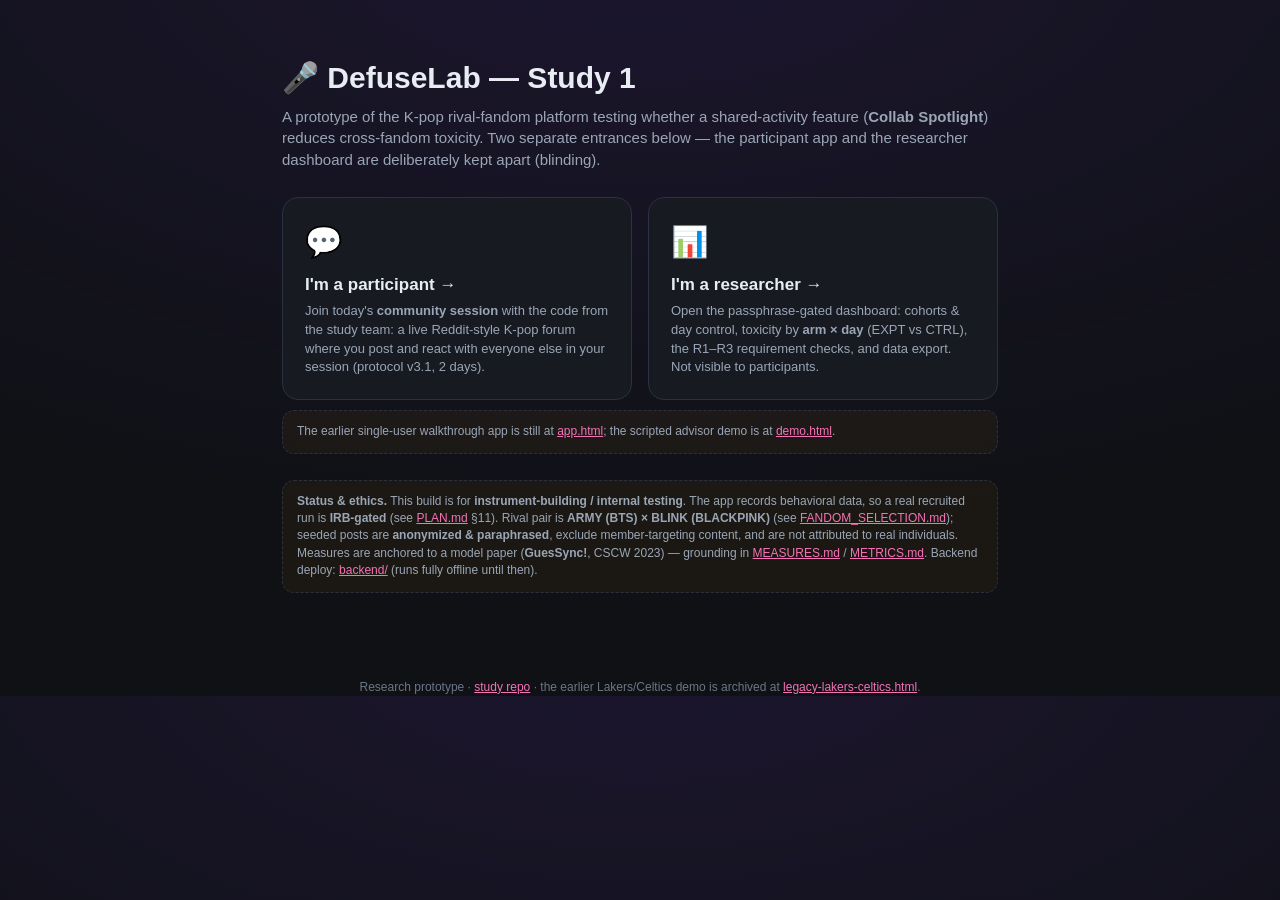
<file: index.html>
<!DOCTYPE html>
<html lang="en">
<head>
<meta charset="UTF-8" />
<meta name="viewport" content="width=device-width, initial-scale=1.0" />
<title>DefuseLab — Study 1 (K-pop · Collab Spotlight)</title>
<link rel="stylesheet" href="public/assets/ui.css?v=3" />
</head>
<body>
<div class="land">
  <h1>🎤 DefuseLab — Study 1</h1>
  <div class="sub">A prototype of the K-pop rival-fandom platform testing whether a shared-activity
    feature (<b>Collab Spotlight</b>) reduces cross-fandom toxicity. Two separate entrances below —
    the participant app and the researcher dashboard are deliberately kept apart (blinding).</div>

  <div class="choose">
    <a class="choice" href="study.html">
      <div class="ic">💬</div>
      <h3>I'm a participant →</h3>
      <p>Join today's <b>community session</b> with the code from the study team: a live Reddit-style
        K-pop forum where you post and react with everyone else in your session (protocol v3.1, 2 days).</p>
    </a>
    <a class="choice" href="dashboard.html">
      <div class="ic">📊</div>
      <h3>I'm a researcher →</h3>
      <p>Open the passphrase-gated dashboard: cohorts &amp; day control, toxicity by <b>arm × day</b>
        (EXPT vs CTRL), the R1–R3 requirement checks, and data export. Not visible to participants.</p>
    </a>
  </div>
  <div class="note" style="margin-top:10px">
    The earlier single-user walkthrough app is still at <a href="app.html">app.html</a>; the scripted
    advisor demo is at <a href="demo.html">demo.html</a>.
  </div>

  <div class="note">
    <b>Status &amp; ethics.</b> This build is for <b>instrument-building / internal testing</b>. The app
    records behavioral data, so a real recruited run is <b>IRB-gated</b> (see <a href="PLAN.md">PLAN.md</a> §11).
    Rival pair is <b>ARMY (BTS) × BLINK (BLACKPINK)</b> (see <a href="FANDOM_SELECTION.md">FANDOM_SELECTION.md</a>);
    seeded posts are <b>anonymized &amp; paraphrased</b>, exclude member-targeting content, and are not
    attributed to real individuals. Measures are anchored to a model paper
    (<b>GuesSync!</b>, CSCW 2023) — grounding in <a href="MEASURES.md">MEASURES.md</a> / <a href="METRICS.md">METRICS.md</a>.
    Backend deploy: <a href="backend/README.md">backend/</a> (runs fully offline until then).
  </div>
</div>
<div class="foot">
  Research prototype · <a href="https://github.com/ZENG-LingBo/polarization" target="_blank" rel="noopener">study repo</a> ·
  the earlier Lakers/Celtics demo is archived at <a href="legacy-lakers-celtics.html">legacy-lakers-celtics.html</a>.
</div>
</body>
</html>
</file>
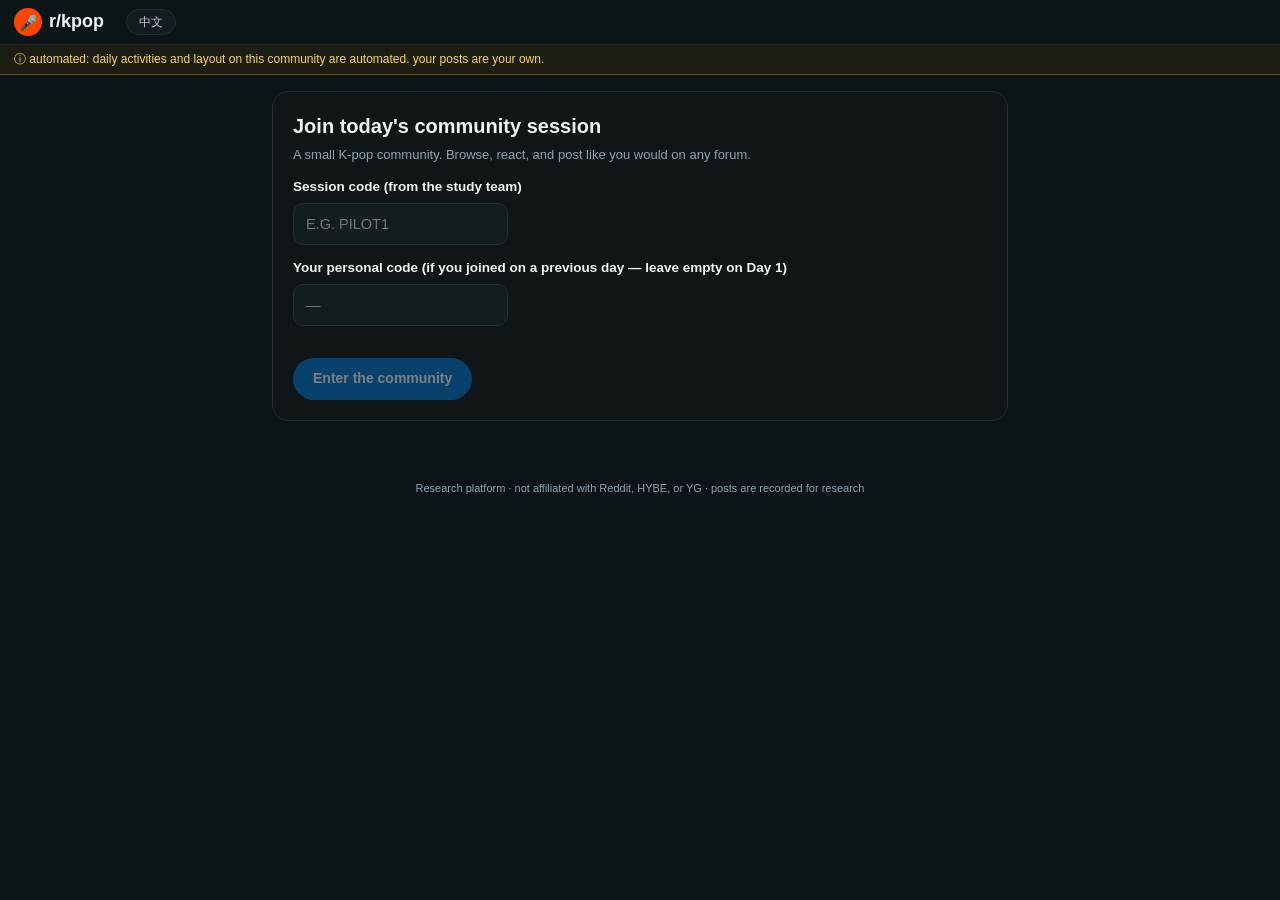
<file: public/index.html>
<!DOCTYPE html>
<html lang="en">
<head>
<meta charset="UTF-8" />
<meta http-equiv="refresh" content="0; url=study.html" />
<title>r/kpop — community</title>
</head>
<body>
<p><a href="study.html">Continue to the community →</a></p>
</body>
</html>
</file>
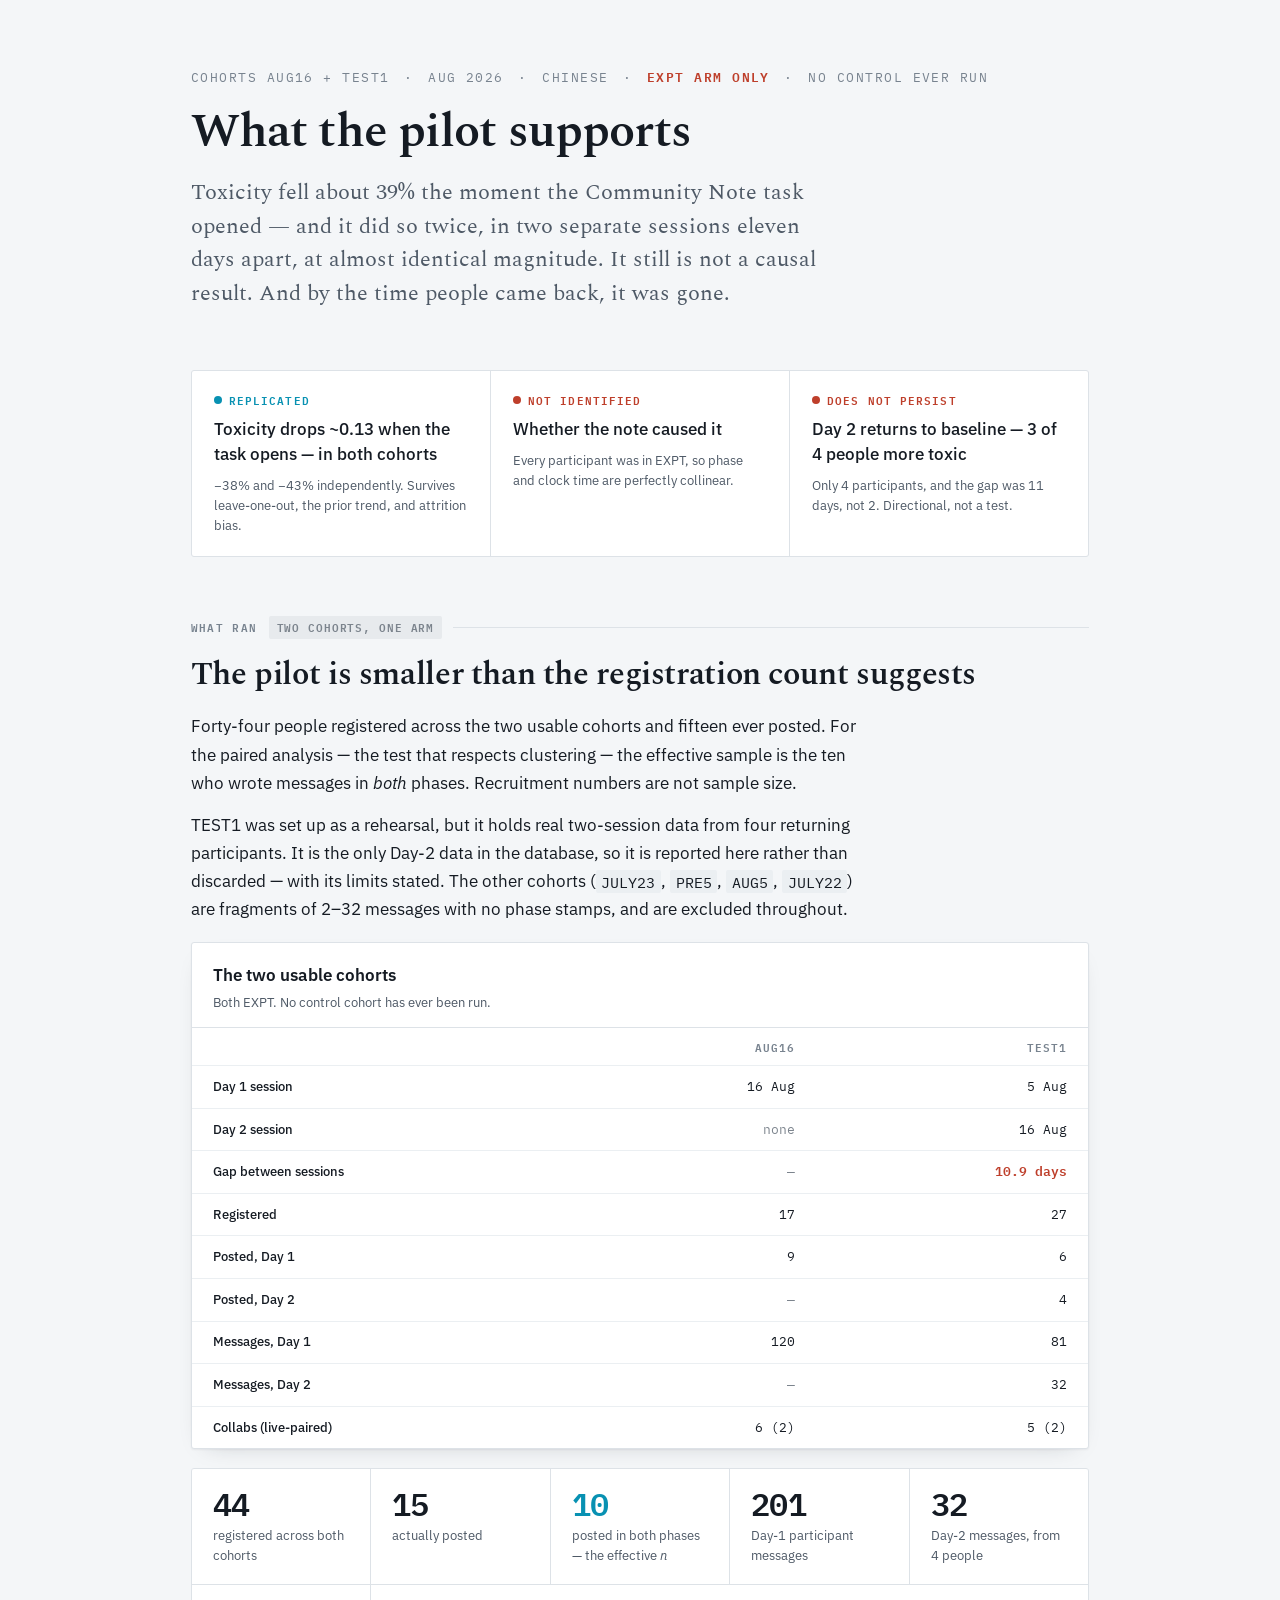
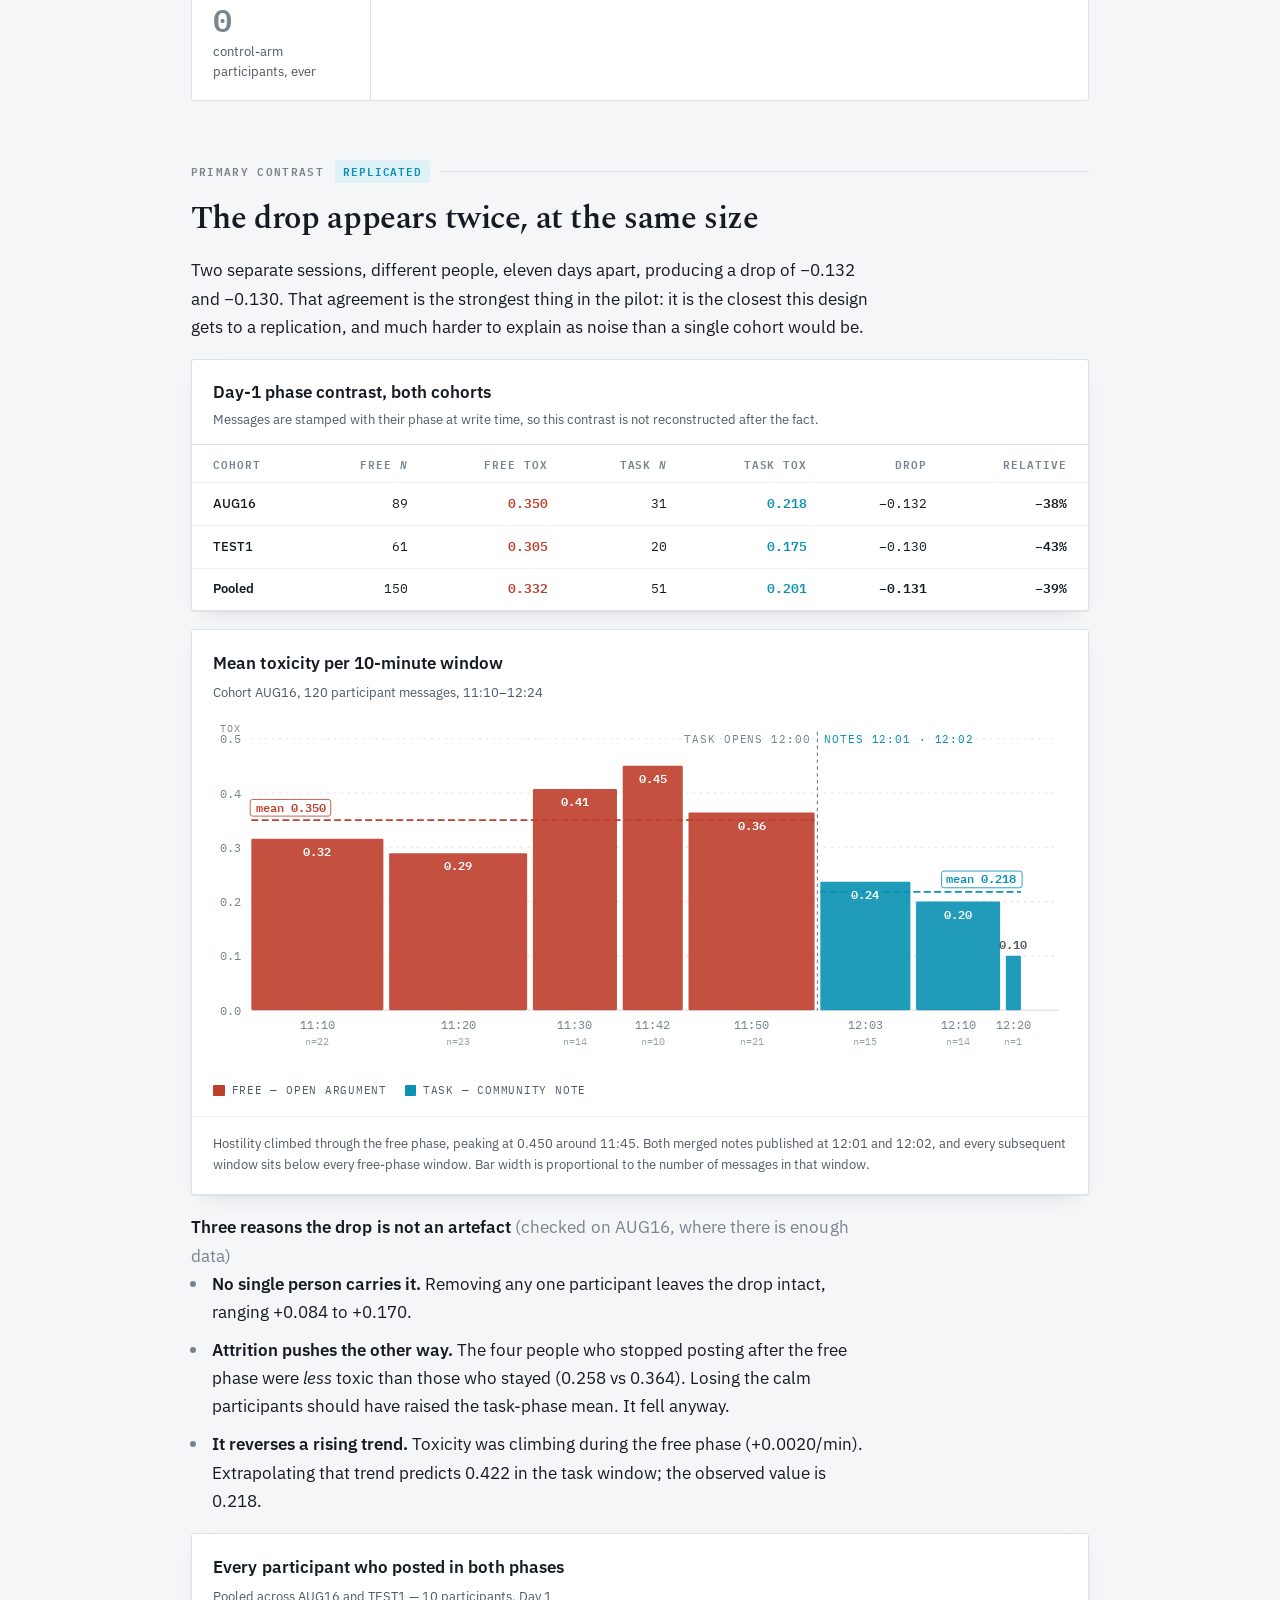
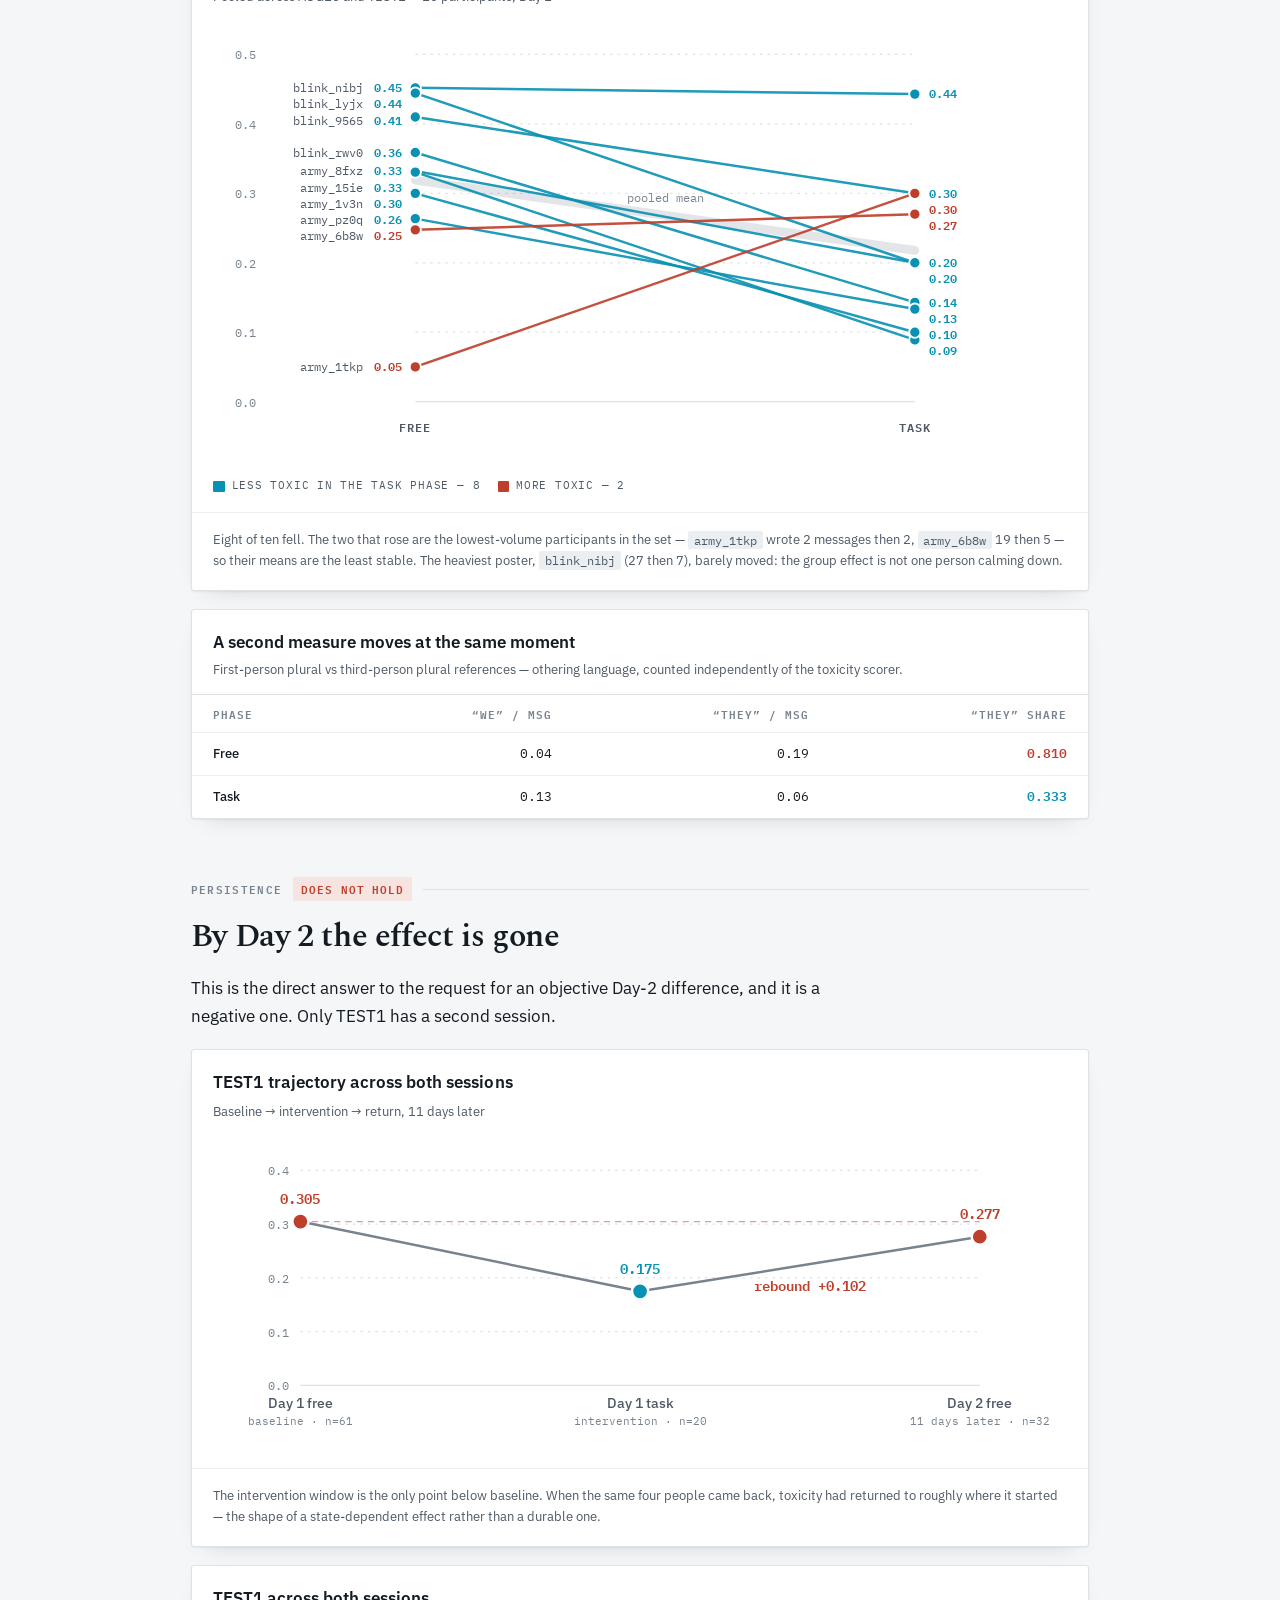
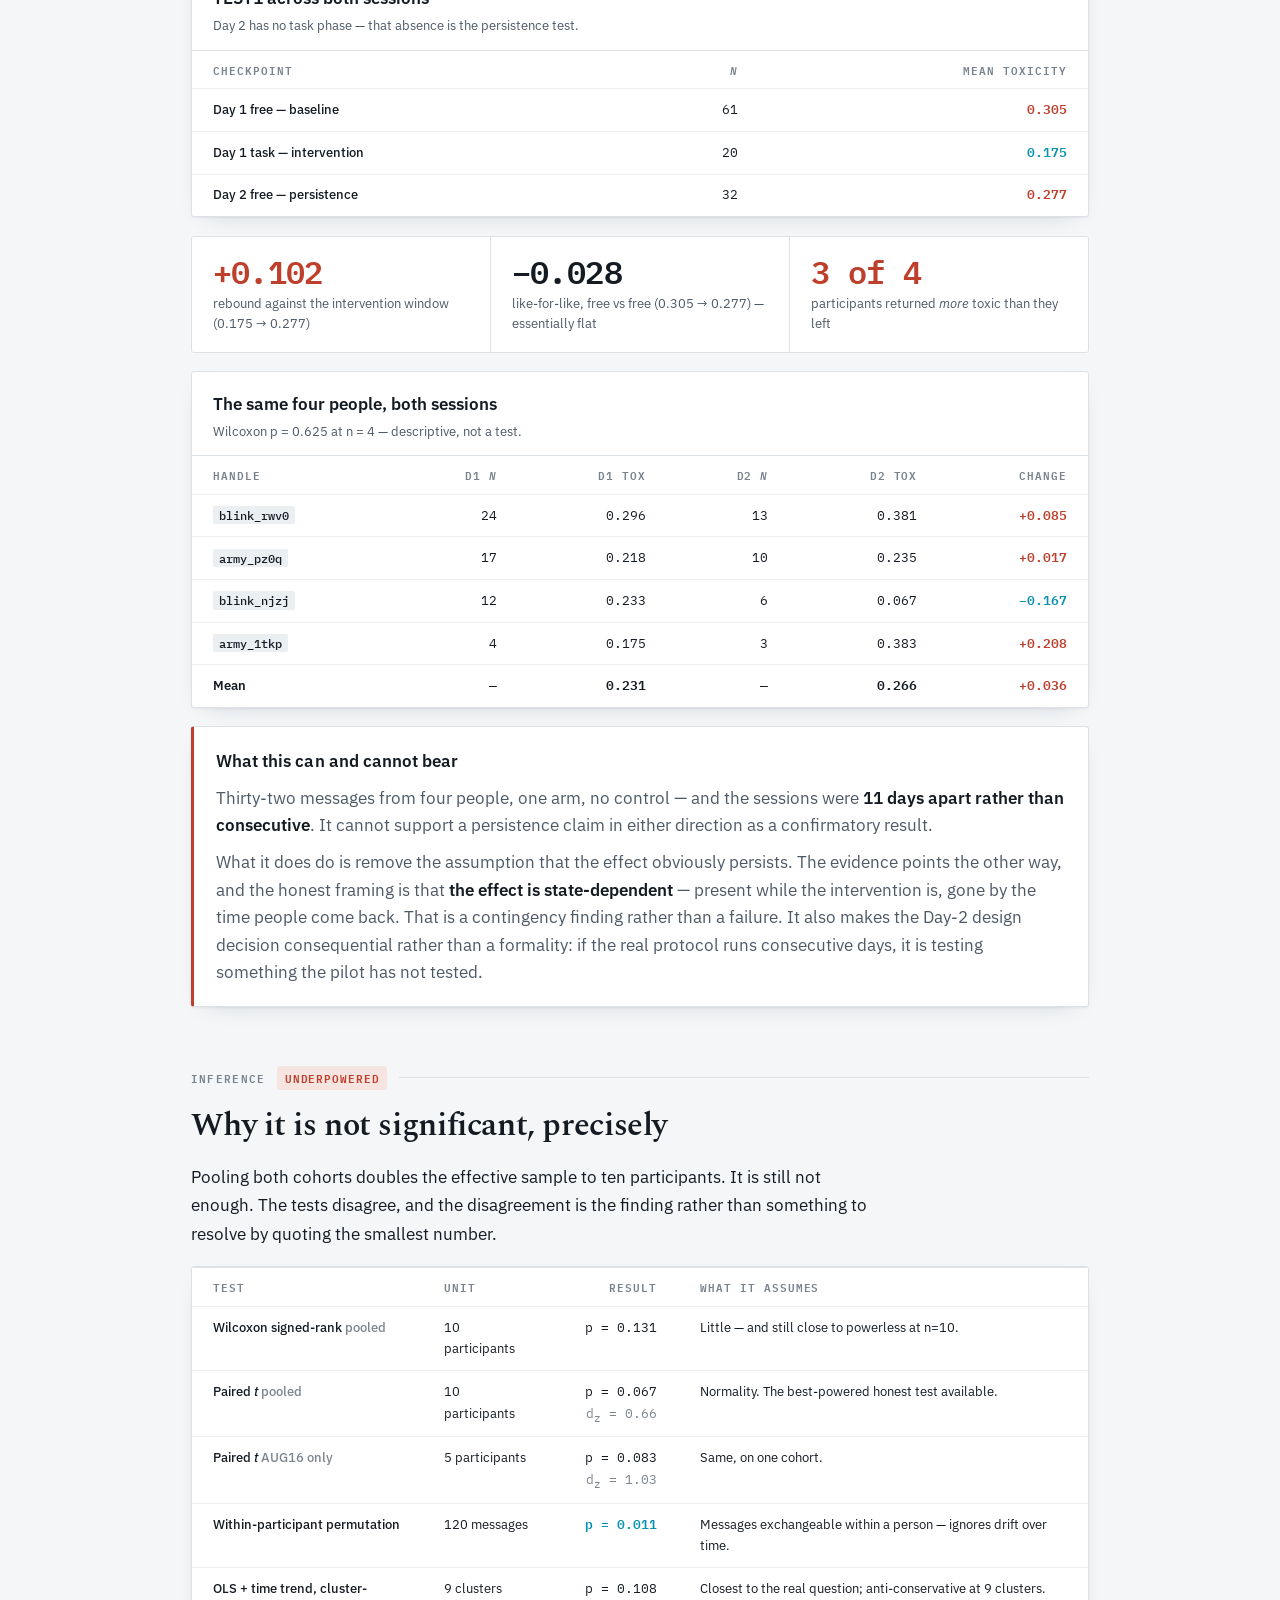
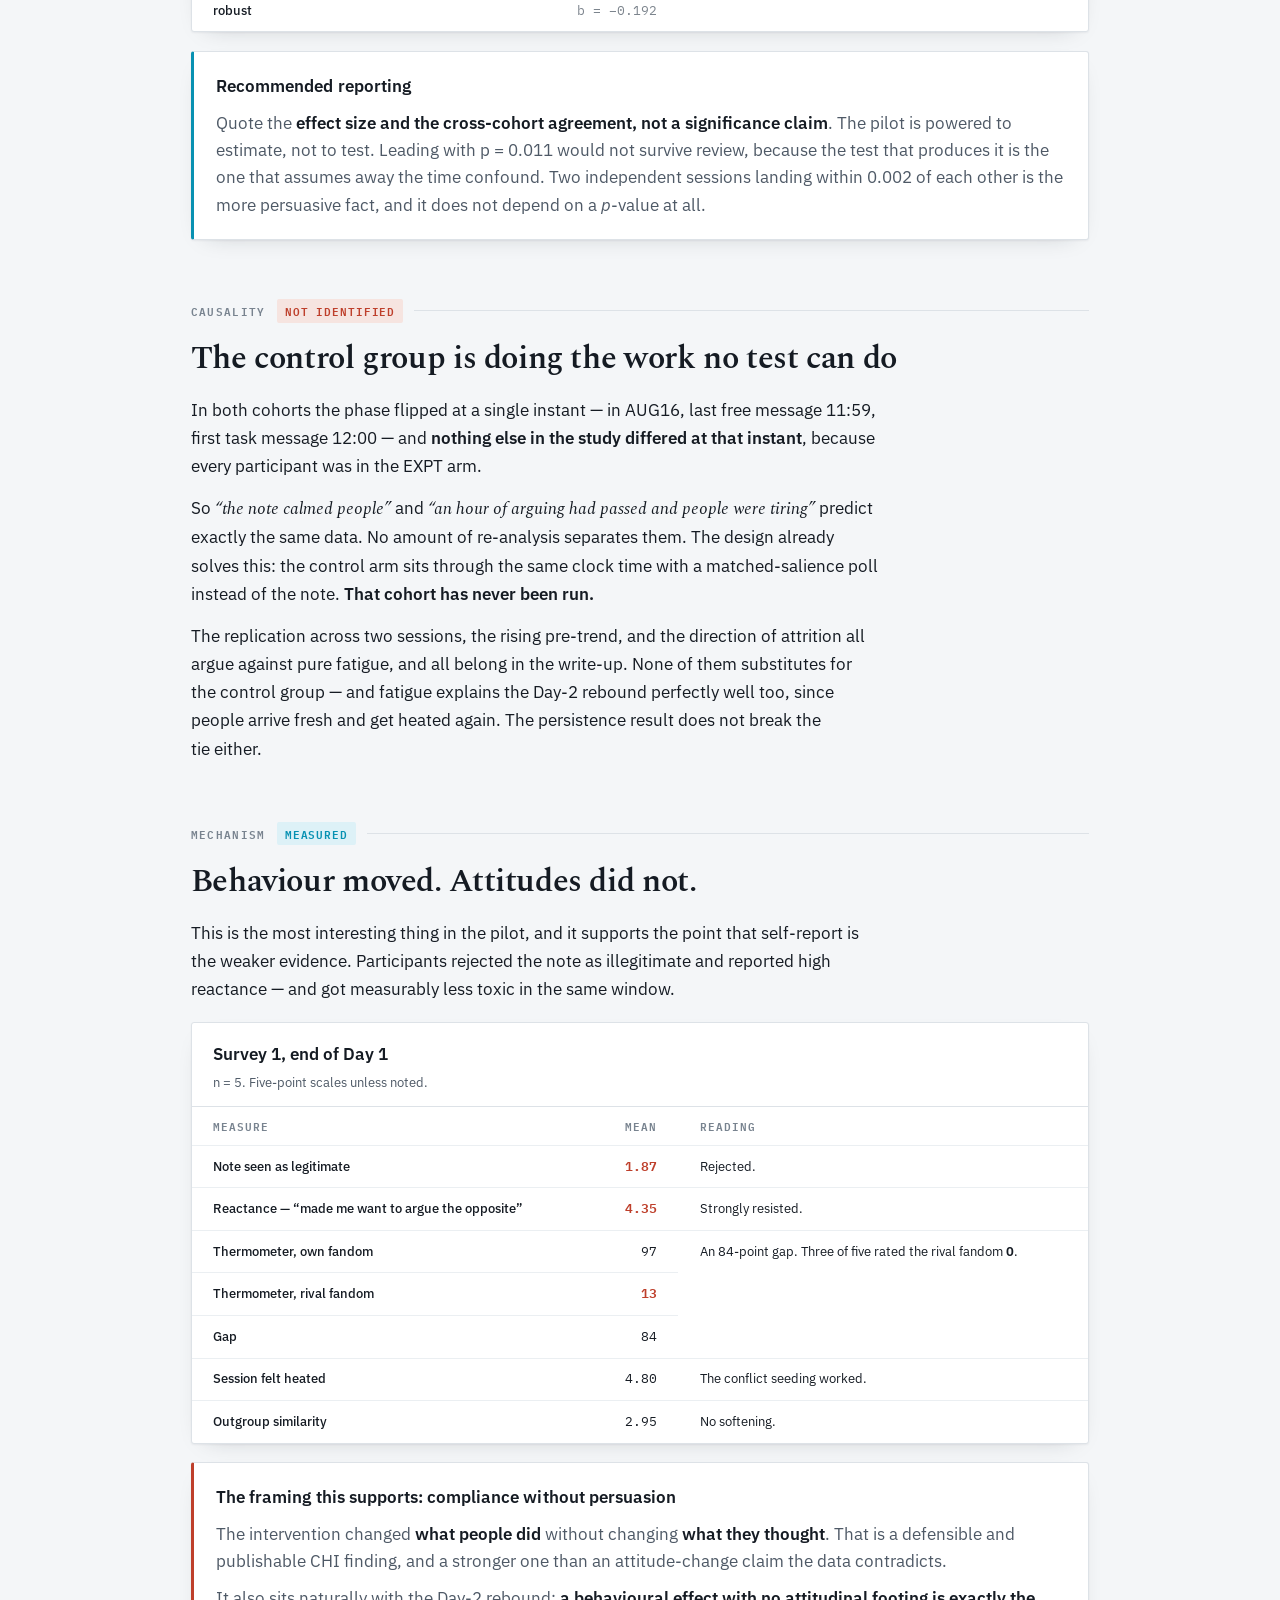
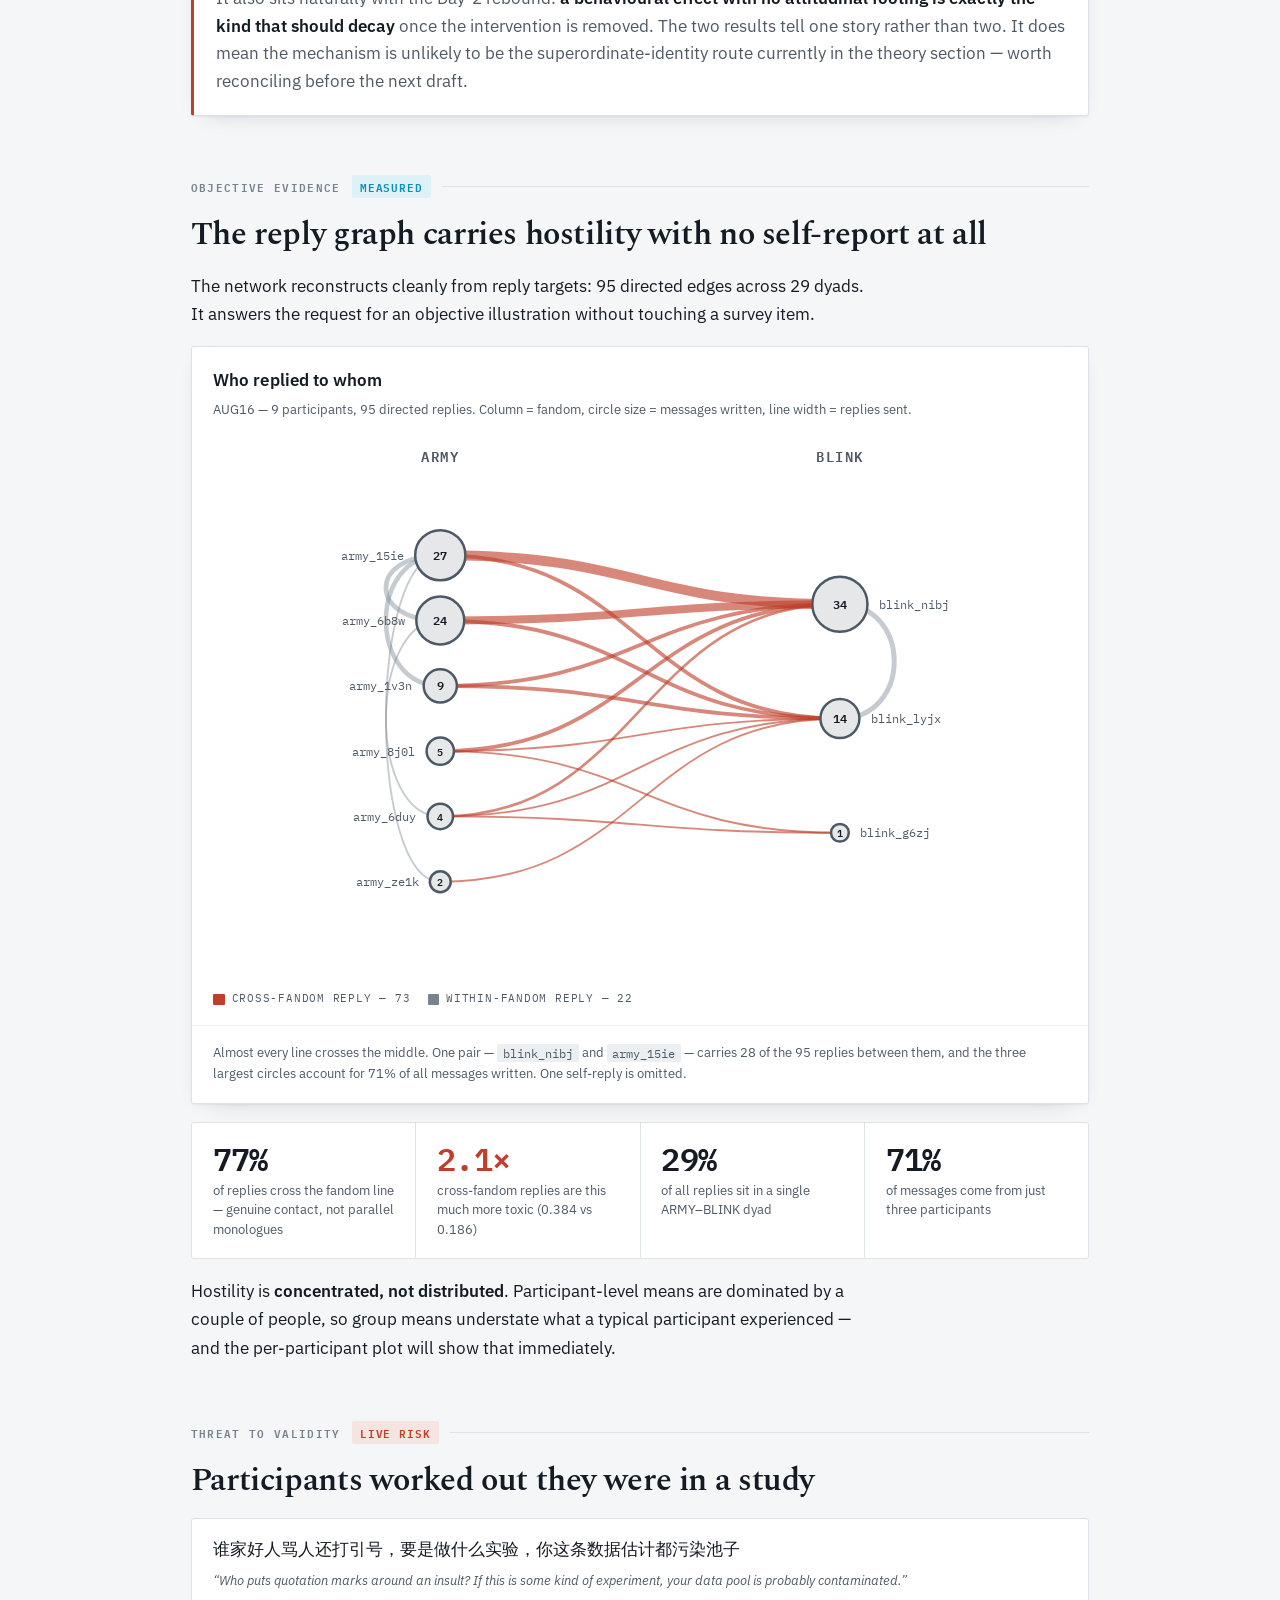
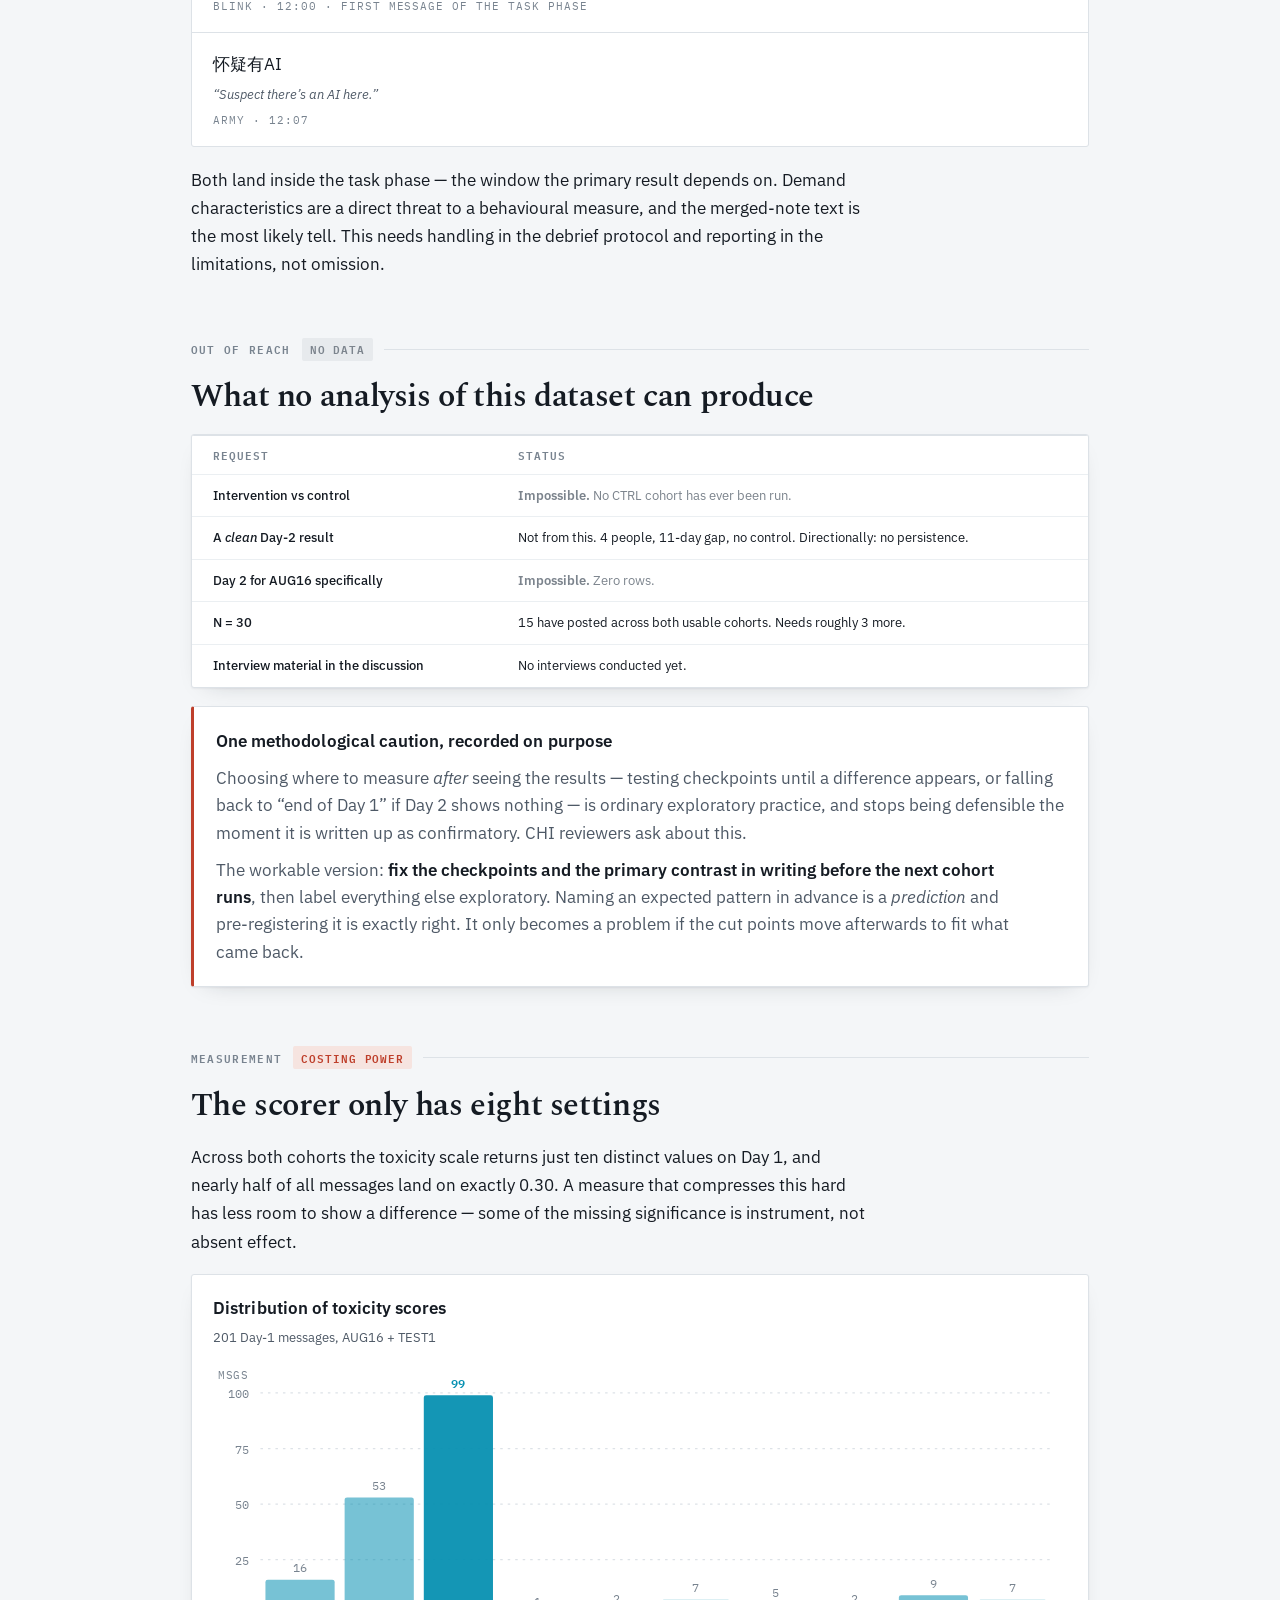
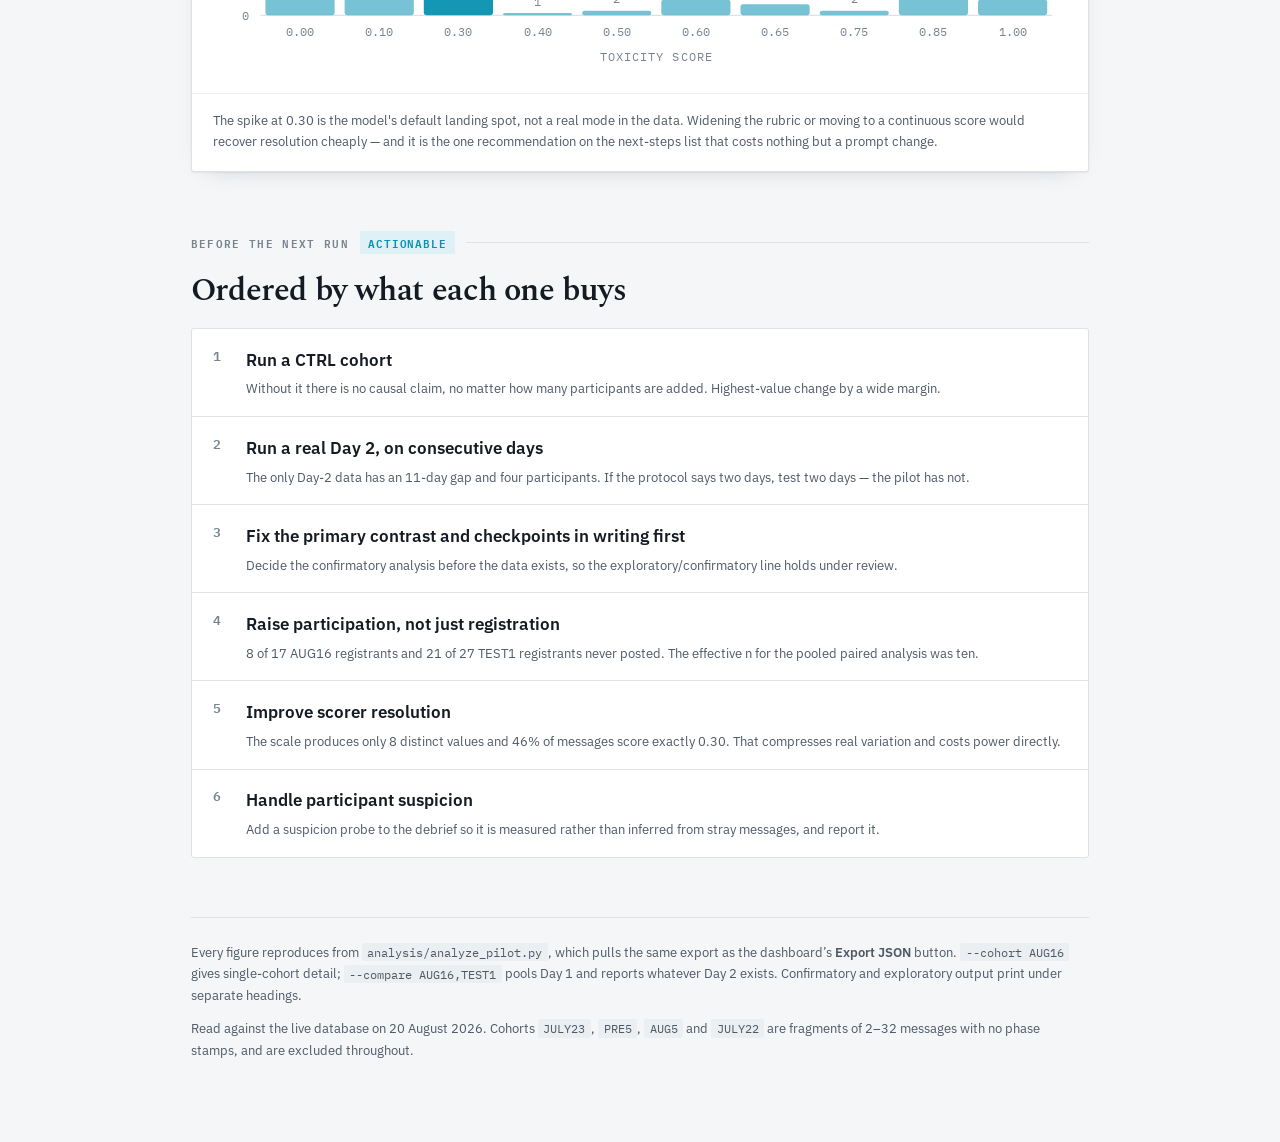
<file: report/public/index.html>
<!doctype html>
<html lang="en">
<head>
<meta charset="utf-8">
<meta name="viewport" content="width=device-width, initial-scale=1">
<meta name="robots" content="noindex, nofollow">
<meta name="description" content="What the AUG16 and TEST1 cohorts support: a replicated Day-1 toxicity drop, no Day-2 persistence, and no control arm.">
<link rel="icon" href="data:image/svg+xml,<svg xmlns=%22http://www.w3.org/2000/svg%22 viewBox=%220 0 100 100%22><text y=%22.9em%22 font-size=%2290%22>&#128201;</text></svg>">
<title>DefuseLab Pilot Readout</title>
<link rel="preconnect" href="https://fonts.googleapis.com">
<link rel="preconnect" href="https://fonts.gstatic.com" crossorigin>
<link rel="stylesheet" href="https://fonts.googleapis.com/css2?family=IBM+Plex+Mono:wght@400;500;600&family=IBM+Plex+Sans:wght@400;500;600&family=Spectral:ital,wght@0,400;0,600;1,400&display=swap">

<style>
  :root {
    --ground:   #F4F6F8;
    --card:     #FFFFFF;
    --ink:      #151B23;
    --ink-2:    #4E5966;
    --ink-3:    #78838F;
    --line:     #DDE2E7;
    --line-2:   #EBEFF2;
    --hot:      #BE3F2B;
    --hot-soft: #F6E4E0;
    --cool:     #0891B2;
    --cool-soft:#DDF1F7;
    --absent:   #7C848D;
    --absent-soft:#E7EAED;
    --shadow:   0 1px 2px rgba(21,27,35,.05), 0 8px 24px -16px rgba(21,27,35,.28);

    --step--1: clamp(.78rem, .76rem + .1vw, .84rem);
    --step-0:  clamp(1rem, .97rem + .16vw, 1.09rem);
    --step-1:  clamp(1.2rem, 1.13rem + .34vw, 1.42rem);
    --step-2:  clamp(1.55rem, 1.4rem + .72vw, 2.05rem);
    --step-3:  clamp(2.1rem, 1.8rem + 1.5vw, 3.15rem);
  }
  @media (prefers-color-scheme: dark) {
    :root:not([data-theme="light"]) {
      --ground:   #111519;
      --card:     #181D23;
      --ink:      #E7EAED;
      --ink-2:    #A3ADB8;
      --ink-3:    #7E8892;
      --line:     #29313A;
      --line-2:   #212831;
      --hot:      #D9614A;
      --hot-soft: #37211D;
      --cool:     #189FC4;
      --cool-soft:#0E2A33;
      --absent:   #939CA6;
      --absent-soft:#232A32;
      --shadow:   0 1px 2px rgba(0,0,0,.4), 0 8px 24px -16px rgba(0,0,0,.7);
    }
  }
  :root[data-theme="dark"] {
    --ground:   #111519;
    --card:     #181D23;
    --ink:      #E7EAED;
    --ink-2:    #A3ADB8;
    --ink-3:    #7E8892;
    --line:     #29313A;
    --line-2:   #212831;
    --hot:      #D9614A;
    --hot-soft: #37211D;
    --cool:     #189FC4;
    --cool-soft:#0E2A33;
    --absent:   #939CA6;
    --absent-soft:#232A32;
    --shadow:   0 1px 2px rgba(0,0,0,.4), 0 8px 24px -16px rgba(0,0,0,.7);
  }

  *, *::before, *::after { box-sizing: border-box; }

  body {
    margin: 0;
    background: var(--ground);
    color: var(--ink);
    font-family: "IBM Plex Sans", ui-sans-serif, system-ui, -apple-system, sans-serif;
    font-size: var(--step-0);
    line-height: 1.62;
    -webkit-font-smoothing: antialiased;
  }

  .wrap {
    max-width: 61rem;
    margin: 0 auto;
    padding: clamp(2rem, 1rem + 4vw, 4.5rem) clamp(1.1rem, .5rem + 2.4vw, 2.5rem) 5rem;
    display: flex;
    flex-direction: column;
    gap: clamp(2.4rem, 1.6rem + 2.6vw, 4rem);
  }

  .col { max-width: 43rem; }

  /* ---------------------------------------------------------------- masthead */
  .masthead { display: flex; flex-direction: column; gap: 1.15rem; }
  .kicker {
    font-family: "IBM Plex Mono", ui-monospace, monospace;
    font-size: var(--step--1);
    letter-spacing: .11em;
    text-transform: uppercase;
    color: var(--ink-3);
    display: flex;
    flex-wrap: wrap;
    gap: .5rem .9rem;
    align-items: baseline;
  }
  .kicker b { color: var(--hot); font-weight: 600; }
  h1 {
    font-family: Spectral, ui-serif, Georgia, serif;
    font-size: var(--step-3);
    font-weight: 600;
    line-height: 1.05;
    letter-spacing: -.018em;
    margin: 0;
    text-wrap: balance;
  }
  .standfirst {
    font-family: Spectral, ui-serif, Georgia, serif;
    font-size: var(--step-1);
    line-height: 1.5;
    color: var(--ink-2);
    margin: 0;
    max-width: 40rem;
    text-wrap: pretty;
  }

  /* ------------------------------------------------------------ verdict strip */
  .verdicts {
    display: grid;
    grid-template-columns: repeat(auto-fit, minmax(15rem, 1fr));
    gap: 1px;
    background: var(--line);
    border: 1px solid var(--line);
    border-radius: 3px;
    overflow: hidden;
  }
  .verdict { background: var(--card); padding: 1.3rem 1.4rem; display: flex; flex-direction: column; gap: .5rem; }
  .verdict .tag {
    font-family: "IBM Plex Mono", ui-monospace, monospace;
    font-size: .68rem; letter-spacing: .1em; text-transform: uppercase; font-weight: 600;
    display: inline-flex; align-items: center; gap: .42rem; width: fit-content;
  }
  .verdict .tag::before { content: ""; width: .5rem; height: .5rem; border-radius: 50%; background: currentColor; }
  .t-yes { color: var(--cool); }
  .t-maybe { color: var(--hot); }
  .t-none { color: var(--absent); }
  .verdict .claim { font-size: var(--step-0); font-weight: 500; line-height: 1.42; }
  .verdict .why { font-size: var(--step--1); color: var(--ink-2); line-height: 1.5; }

  /* ----------------------------------------------------------------- sections */
  section { display: flex; flex-direction: column; gap: 1.15rem; }
  .eyebrow {
    font-family: "IBM Plex Mono", ui-monospace, monospace;
    font-size: .69rem; letter-spacing: .12em; text-transform: uppercase; font-weight: 600;
    color: var(--ink-3);
    display: flex; align-items: center; gap: .7rem;
  }
  .eyebrow::after { content: ""; flex: 1; height: 1px; background: var(--line); }
  .eyebrow .status {
    padding: .17rem .5rem; border-radius: 2px; letter-spacing: .08em;
  }
  .s-yes { color: var(--cool); background: var(--cool-soft); }
  .s-maybe { color: var(--hot); background: var(--hot-soft); }
  .s-none { color: var(--absent); background: var(--absent-soft); }

  h2 {
    font-family: Spectral, ui-serif, Georgia, serif;
    font-size: var(--step-2); font-weight: 600; line-height: 1.16;
    letter-spacing: -.012em; margin: 0; text-wrap: balance;
  }
  h3 {
    font-size: var(--step-0); font-weight: 600; margin: 0;
    letter-spacing: .002em;
  }
  p { margin: 0; text-wrap: pretty; }
  .col p + p { margin-top: .85rem; }
  a { color: var(--cool); text-underline-offset: .18em; }
  a:focus-visible, summary:focus-visible { outline: 2px solid var(--cool); outline-offset: 3px; border-radius: 2px; }
  strong { font-weight: 600; }
  em.q {
    font-family: Spectral, ui-serif, Georgia, serif;
    font-style: italic;
  }

  /* ------------------------------------------------------------------- figure */
  figure { margin: 0; background: var(--card); border: 1px solid var(--line); border-radius: 3px; box-shadow: var(--shadow); overflow: hidden; }
  .fig-head { padding: 1.15rem 1.35rem .3rem; display: flex; flex-direction: column; gap: .3rem; }
  .fig-head h3 { font-size: var(--step-0); }
  .fig-head .sub { font-size: var(--step--1); color: var(--ink-2); }
  .fig-body { padding: .6rem .7rem 1.15rem; overflow-x: auto; }
  figcaption {
    padding: 1rem 1.35rem 1.2rem; border-top: 1px solid var(--line-2);
    font-size: var(--step--1); color: var(--ink-2); line-height: 1.55;
  }
  .legend {
    display: flex; flex-wrap: wrap; gap: .4rem 1.1rem; padding: 0 1.35rem 1.05rem;
    font-family: "IBM Plex Mono", ui-monospace, monospace;
    font-size: .69rem; letter-spacing: .07em; text-transform: uppercase; color: var(--ink-2);
  }
  .legend span { display: inline-flex; align-items: center; gap: .42rem; }
  .swatch { width: .72rem; height: .72rem; border-radius: 1px; }

  /* -------------------------------------------------------------------- table */
  .tbl-wrap { overflow-x: auto; background: var(--card); border: 1px solid var(--line); border-radius: 3px; box-shadow: var(--shadow); }
  table { border-collapse: collapse; width: 100%; font-size: var(--step--1); min-width: 30rem; }
  caption {
    text-align: left; padding: 1.1rem 1.35rem .8rem;
    font-size: var(--step-0); font-weight: 600; color: var(--ink);
  }
  caption .sub { display: block; font-weight: 400; font-size: var(--step--1); color: var(--ink-2); margin-top: .2rem; }
  th, td { padding: .62rem 1.35rem; text-align: left; border-top: 1px solid var(--line-2); vertical-align: top; }
  thead th {
    font-family: "IBM Plex Mono", ui-monospace, monospace;
    font-size: .68rem; letter-spacing: .09em; text-transform: uppercase;
    color: var(--ink-3); font-weight: 600; border-top: 1px solid var(--line);
  }
  tbody th { font-weight: 500; }
  .num { font-family: "IBM Plex Mono", ui-monospace, monospace; font-variant-numeric: tabular-nums; text-align: right; white-space: nowrap; }
  .hot { color: var(--hot); font-weight: 600; }
  .cool { color: var(--cool); font-weight: 600; }
  .none { color: var(--absent); }
  tbody tr:hover { background: var(--line-2); }

  /* ------------------------------------------------------------- pull numbers */
  /* Container ground is card, not line, so a short final row reads as surface
     rather than an empty grey block; the 1px rings sit in the gap as dividers. */
  .pull {
    display: grid; grid-template-columns: repeat(auto-fit, minmax(10.5rem, 1fr));
    gap: 1px; background: var(--card); border: 1px solid var(--line); border-radius: 3px; overflow: hidden;
  }
  .pull > div {
    background: var(--card); padding: 1.15rem 1.3rem;
    display: flex; flex-direction: column; gap: .28rem;
    box-shadow: 0 0 0 1px var(--line);
  }
  .pull .n {
    font-family: "IBM Plex Mono", ui-monospace, monospace;
    font-size: var(--step-2); font-weight: 600; letter-spacing: -.02em;
    font-variant-numeric: tabular-nums; line-height: 1.1;
  }
  .pull .lbl { font-size: var(--step--1); color: var(--ink-2); line-height: 1.45; }

  /* ------------------------------------------------------------------ callout */
  .callout {
    background: var(--card); border: 1px solid var(--line);
    border-left: 3px solid var(--hot); border-radius: 3px;
    padding: 1.25rem 1.4rem; display: flex; flex-direction: column; gap: .6rem;
    box-shadow: var(--shadow);
  }
  .callout.calm { border-left-color: var(--cool); }
  .callout h3 { font-size: var(--step-0); }
  .callout p { font-size: calc(var(--step-0) * .97); color: var(--ink-2); }
  .callout p strong { color: var(--ink); }

  /* --------------------------------------------------------------------- list */
  ol.steps { margin: 0; padding: 0; list-style: none; counter-reset: s; display: flex; flex-direction: column; gap: 1px; background: var(--line); border: 1px solid var(--line); border-radius: 3px; overflow: hidden; }
  ol.steps li {
    background: var(--card); counter-increment: s;
    padding: 1.05rem 1.35rem 1.05rem 3.4rem; position: relative;
    display: flex; flex-direction: column; gap: .28rem;
  }
  ol.steps li::before {
    content: counter(s); position: absolute; left: 1.35rem; top: 1.05rem;
    font-family: "IBM Plex Mono", ui-monospace, monospace;
    font-size: .8rem; font-weight: 600; color: var(--ink-3);
    font-variant-numeric: tabular-nums;
  }
  ol.steps .what { font-weight: 600; font-size: var(--step-0); }
  ol.steps .why { font-size: var(--step--1); color: var(--ink-2); line-height: 1.55; }

  ul.plain { margin: 0; padding-left: 1.15rem; display: flex; flex-direction: column; gap: .6rem; }
  ul.plain li { padding-left: .2rem; }
  ul.plain li::marker { color: var(--ink-3); }

  /* ------------------------------------------------------------------- quotes */
  .quotes { display: flex; flex-direction: column; gap: 1px; background: var(--line); border: 1px solid var(--line); border-radius: 3px; overflow: hidden; }
  .quotes blockquote {
    margin: 0; background: var(--card); padding: 1.05rem 1.35rem;
    display: flex; flex-direction: column; gap: .4rem;
  }
  .quotes .zh { font-size: var(--step-0); line-height: 1.6; }
  .quotes .en { font-size: var(--step--1); color: var(--ink-2); font-style: italic; }
  .quotes .who {
    font-family: "IBM Plex Mono", ui-monospace, monospace;
    font-size: .67rem; letter-spacing: .09em; text-transform: uppercase; color: var(--ink-3);
  }

  footer {
    border-top: 1px solid var(--line); padding-top: 1.5rem;
    font-size: var(--step--1); color: var(--ink-2);
    display: flex; flex-direction: column; gap: .7rem;
  }
  code {
    font-family: "IBM Plex Mono", ui-monospace, monospace;
    font-size: .88em; background: var(--line-2); padding: .1rem .35rem; border-radius: 2px;
  }

  /* -------------------------------------------------------------------- tip */
  .tip {
    position: fixed; z-index: 40; pointer-events: none; opacity: 0;
    background: var(--card); color: var(--ink);
    border: 1px solid var(--line); border-radius: 3px;
    box-shadow: 0 2px 4px rgba(0,0,0,.06), 0 12px 28px -14px rgba(0,0,0,.4);
    padding: .5rem .65rem; font-size: .78rem; line-height: 1.45;
    max-width: 17rem;
  }
  .tip b { font-family: "IBM Plex Mono", ui-monospace, monospace; font-weight: 600; }
  .tip .m { color: var(--ink-2); font-family: "IBM Plex Mono", ui-monospace, monospace; }
  .hit { cursor: default; }

  @media (prefers-reduced-motion: no-preference) {
    .bar-rect, .slope-g, .edge, .node { transition: opacity .15s ease; }
    .tip { transition: opacity .12s ease; }
  }
</style>
</head>
<body>


<div class="wrap">

  <header class="masthead">
    <div class="kicker">
      <span>Cohorts AUG16 + TEST1</span><span>·</span><span>Aug 2026</span><span>·</span>
      <span>Chinese</span><span>·</span><span><b>EXPT arm only</b></span><span>·</span><span>No control ever run</span>
    </div>
    <h1>What the pilot supports</h1>
    <p class="standfirst">
      Toxicity fell about 39% the moment the Community Note task opened — and it did so
      twice, in two separate sessions eleven days apart, at almost identical magnitude.
      It still is not a causal result. And by the time people came back, it was gone.
    </p>
  </header>

  <div class="verdicts">
    <div class="verdict">
      <span class="tag t-yes">Replicated</span>
      <span class="claim">Toxicity drops ~0.13 when the task opens — in both cohorts</span>
      <span class="why">−38% and −43% independently. Survives leave-one-out, the prior trend, and attrition bias.</span>
    </div>
    <div class="verdict">
      <span class="tag t-maybe">Not identified</span>
      <span class="claim">Whether the note caused it</span>
      <span class="why">Every participant was in EXPT, so phase and clock time are perfectly collinear.</span>
    </div>
    <div class="verdict">
      <span class="tag t-maybe">Does not persist</span>
      <span class="claim">Day 2 returns to baseline — 3 of 4 people more toxic</span>
      <span class="why">Only 4 participants, and the gap was 11 days, not 2. Directional, not a test.</span>
    </div>
  </div>

  <!-- ------------------------------------------------------------- inventory -->
  <section>
    <div class="eyebrow"><span>What ran</span><span class="status s-none">Two cohorts, one arm</span></div>
    <h2>The pilot is smaller than the registration count suggests</h2>
    <div class="col">
      <p>
        Forty-four people registered across the two usable cohorts and fifteen ever posted.
        For the paired analysis — the test that respects clustering — the effective sample is
        the ten who wrote messages in <em>both</em> phases. Recruitment numbers are not
        sample size.
      </p>
      <p>
        TEST1 was set up as a rehearsal, but it holds real two-session data from four
        returning participants. It is the only Day-2 data in the database, so it is reported
        here rather than discarded — with its limits stated. The other cohorts
        (<code>JULY23</code>, <code>PRE5</code>, <code>AUG5</code>, <code>JULY22</code>) are
        fragments of 2–32 messages with no phase stamps, and are excluded throughout.
      </p>
    </div>

    <div class="tbl-wrap">
      <table>
        <caption>The two usable cohorts
          <span class="sub">Both EXPT. No control cohort has ever been run.</span>
        </caption>
        <thead><tr><th scope="col"></th><th scope="col" class="num">AUG16</th><th scope="col" class="num">TEST1</th></tr></thead>
        <tbody>
          <tr><th scope="row">Day 1 session</th><td class="num">16 Aug</td><td class="num">5 Aug</td></tr>
          <tr><th scope="row">Day 2 session</th><td class="num none">none</td><td class="num">16 Aug</td></tr>
          <tr><th scope="row">Gap between sessions</th><td class="num none">—</td><td class="num hot">10.9 days</td></tr>
          <tr><th scope="row">Registered</th><td class="num">17</td><td class="num">27</td></tr>
          <tr><th scope="row">Posted, Day 1</th><td class="num">9</td><td class="num">6</td></tr>
          <tr><th scope="row">Posted, Day 2</th><td class="num none">—</td><td class="num">4</td></tr>
          <tr><th scope="row">Messages, Day 1</th><td class="num">120</td><td class="num">81</td></tr>
          <tr><th scope="row">Messages, Day 2</th><td class="num none">—</td><td class="num">32</td></tr>
          <tr><th scope="row">Collabs (live-paired)</th><td class="num">6 (2)</td><td class="num">5 (2)</td></tr>
        </tbody>
      </table>
    </div>

    <div class="pull">
      <div><span class="n">44</span><span class="lbl">registered across both cohorts</span></div>
      <div><span class="n">15</span><span class="lbl">actually posted</span></div>
      <div><span class="n cool">10</span><span class="lbl">posted in both phases — the effective <em>n</em></span></div>
      <div><span class="n">201</span><span class="lbl">Day-1 participant messages</span></div>
      <div><span class="n">32</span><span class="lbl">Day-2 messages, from 4 people</span></div>
      <div><span class="n none">0</span><span class="lbl">control-arm participants, ever</span></div>
    </div>
  </section>

  <!-- --------------------------------------------------------------- finding -->
  <section>
    <div class="eyebrow"><span>Primary contrast</span><span class="status s-yes">Replicated</span></div>
    <h2>The drop appears twice, at the same size</h2>
    <div class="col">
      <p>
        Two separate sessions, different people, eleven days apart, producing a drop of
        −0.132 and −0.130. That agreement is the strongest thing in the pilot: it is the
        closest this design gets to a replication, and much harder to explain as noise than
        a single cohort would be.
      </p>
    </div>

    <div class="tbl-wrap">
      <table>
        <caption>Day-1 phase contrast, both cohorts
          <span class="sub">Messages are stamped with their phase at write time, so this contrast is not reconstructed after the fact.</span>
        </caption>
        <thead>
          <tr>
            <th scope="col">Cohort</th><th scope="col" class="num">free <em>n</em></th>
            <th scope="col" class="num">free tox</th><th scope="col" class="num">task <em>n</em></th>
            <th scope="col" class="num">task tox</th><th scope="col" class="num">drop</th>
            <th scope="col" class="num">relative</th>
          </tr>
        </thead>
        <tbody>
          <tr><th scope="row">AUG16</th><td class="num">89</td><td class="num hot">0.350</td><td class="num">31</td><td class="num cool">0.218</td><td class="num">−0.132</td><td class="num"><strong>−38%</strong></td></tr>
          <tr><th scope="row">TEST1</th><td class="num">61</td><td class="num hot">0.305</td><td class="num">20</td><td class="num cool">0.175</td><td class="num">−0.130</td><td class="num"><strong>−43%</strong></td></tr>
          <tr><th scope="row"><strong>Pooled</strong></th><td class="num">150</td><td class="num hot">0.332</td><td class="num">51</td><td class="num cool">0.201</td><td class="num"><strong>−0.131</strong></td><td class="num"><strong>−39%</strong></td></tr>
        </tbody>
      </table>
    </div>

    <figure>
      <div class="fig-head">
        <h3>Mean toxicity per 10-minute window</h3>
        <p class="sub">Cohort AUG16, 120 participant messages, 11:10–12:24</p>
      </div>
      <div class="fig-body"><div id="chart"></div></div>
      <div class="legend">
        <span><i class="swatch" style="background:var(--hot)"></i>Free — open argument</span>
        <span><i class="swatch" style="background:var(--cool)"></i>Task — Community Note</span>
      </div>
      <figcaption>
        Hostility climbed through the free phase, peaking at 0.450 around 11:45. Both
        merged notes published at 12:01 and 12:02, and every subsequent window sits below
        every free-phase window. Bar width is proportional to the number of messages in
        that window.
      </figcaption>
    </figure>

    <div class="col">
      <h3>Three reasons the drop is not an artefact <span style="font-weight:400;color:var(--ink-3)">(checked on AUG16, where there is enough data)</span></h3>
      <ul class="plain">
        <li><strong>No single person carries it.</strong> Removing any one participant leaves the
          drop intact, ranging +0.084 to +0.170.</li>
        <li><strong>Attrition pushes the other way.</strong> The four people who stopped posting after
          the free phase were <em>less</em> toxic than those who stayed (0.258 vs 0.364). Losing the
          calm participants should have raised the task-phase mean. It fell anyway.</li>
        <li><strong>It reverses a rising trend.</strong> Toxicity was climbing during the free phase
          (+0.0020/min). Extrapolating that trend predicts 0.422 in the task window; the observed
          value is 0.218.</li>
      </ul>
    </div>

    <figure>
      <div class="fig-head">
        <h3>Every participant who posted in both phases</h3>
        <p class="sub">Pooled across AUG16 and TEST1 — 10 participants, Day 1</p>
      </div>
      <div class="fig-body"><div id="slopes"></div></div>
      <div class="legend">
        <span><i class="swatch" style="background:var(--cool)"></i>Less toxic in the task phase — 8</span>
        <span><i class="swatch" style="background:var(--hot)"></i>More toxic — 2</span>
      </div>
      <figcaption>
        Eight of ten fell. The two that rose are the lowest-volume participants in the
        set — <code>army_1tkp</code> wrote 2 messages then 2, <code>army_6b8w</code> 19 then
        5 — so their means are the least stable. The heaviest poster,
        <code>blink_nibj</code> (27 then 7), barely moved: the group effect is not one
        person calming down.
      </figcaption>
    </figure>

    <div class="tbl-wrap">
      <table>
        <caption>A second measure moves at the same moment
          <span class="sub">First-person plural vs third-person plural references — othering language, counted independently of the toxicity scorer.</span>
        </caption>
        <thead>
          <tr><th scope="col">Phase</th><th scope="col" class="num">“we” / msg</th><th scope="col" class="num">“they” / msg</th><th scope="col" class="num">“they” share</th></tr>
        </thead>
        <tbody>
          <tr><th scope="row">Free</th><td class="num">0.04</td><td class="num">0.19</td><td class="num hot">0.810</td></tr>
          <tr><th scope="row">Task</th><td class="num">0.13</td><td class="num">0.06</td><td class="num cool">0.333</td></tr>
        </tbody>
      </table>
    </div>
  </section>

  <!-- ------------------------------------------------------------------ day 2 -->
  <section>
    <div class="eyebrow"><span>Persistence</span><span class="status s-maybe">Does not hold</span></div>
    <h2>By Day 2 the effect is gone</h2>
    <div class="col">
      <p>
        This is the direct answer to the request for an objective Day-2 difference, and it is
        a negative one. Only TEST1 has a second session.
      </p>
    </div>

    <figure>
      <div class="fig-head">
        <h3>TEST1 trajectory across both sessions</h3>
        <p class="sub">Baseline → intervention → return, 11 days later</p>
      </div>
      <div class="fig-body"><div id="traj"></div></div>
      <figcaption>
        The intervention window is the only point below baseline. When the same four people
        came back, toxicity had returned to roughly where it started — the shape of a
        state-dependent effect rather than a durable one.
      </figcaption>
    </figure>

    <div class="tbl-wrap">
      <table>
        <caption>TEST1 across both sessions
          <span class="sub">Day 2 has no task phase — that absence is the persistence test.</span>
        </caption>
        <thead><tr><th scope="col">Checkpoint</th><th scope="col" class="num"><em>n</em></th><th scope="col" class="num">mean toxicity</th></tr></thead>
        <tbody>
          <tr><th scope="row">Day 1 free — baseline</th><td class="num">61</td><td class="num hot">0.305</td></tr>
          <tr><th scope="row">Day 1 task — intervention</th><td class="num">20</td><td class="num cool">0.175</td></tr>
          <tr><th scope="row">Day 2 free — persistence</th><td class="num">32</td><td class="num hot">0.277</td></tr>
        </tbody>
      </table>
    </div>

    <div class="pull">
      <div><span class="n hot">+0.102</span><span class="lbl">rebound against the intervention window (0.175 → 0.277)</span></div>
      <div><span class="n">−0.028</span><span class="lbl">like-for-like, free vs free (0.305 → 0.277) — essentially flat</span></div>
      <div><span class="n hot">3 of 4</span><span class="lbl">participants returned <em>more</em> toxic than they left</span></div>
    </div>

    <div class="tbl-wrap">
      <table>
        <caption>The same four people, both sessions
          <span class="sub">Wilcoxon p = 0.625 at n = 4 — descriptive, not a test.</span>
        </caption>
        <thead>
          <tr><th scope="col">Handle</th><th scope="col" class="num">D1 <em>n</em></th><th scope="col" class="num">D1 tox</th>
          <th scope="col" class="num">D2 <em>n</em></th><th scope="col" class="num">D2 tox</th><th scope="col" class="num">change</th></tr>
        </thead>
        <tbody>
          <tr><th scope="row"><code>blink_rwv0</code></th><td class="num">24</td><td class="num">0.296</td><td class="num">13</td><td class="num">0.381</td><td class="num hot">+0.085</td></tr>
          <tr><th scope="row"><code>army_pz0q</code></th><td class="num">17</td><td class="num">0.218</td><td class="num">10</td><td class="num">0.235</td><td class="num hot">+0.017</td></tr>
          <tr><th scope="row"><code>blink_njzj</code></th><td class="num">12</td><td class="num">0.233</td><td class="num">6</td><td class="num">0.067</td><td class="num cool">−0.167</td></tr>
          <tr><th scope="row"><code>army_1tkp</code></th><td class="num">4</td><td class="num">0.175</td><td class="num">3</td><td class="num">0.383</td><td class="num hot">+0.208</td></tr>
          <tr><th scope="row"><strong>Mean</strong></th><td class="num">—</td><td class="num"><strong>0.231</strong></td><td class="num">—</td><td class="num"><strong>0.266</strong></td><td class="num hot"><strong>+0.036</strong></td></tr>
        </tbody>
      </table>
    </div>

    <div class="callout">
      <h3>What this can and cannot bear</h3>
      <p>
        Thirty-two messages from four people, one arm, no control — and the sessions were
        <strong>11 days apart rather than consecutive</strong>. It cannot support a persistence
        claim in either direction as a confirmatory result.
      </p>
      <p>
        What it does do is remove the assumption that the effect obviously persists. The
        evidence points the other way, and the honest framing is that
        <strong>the effect is state-dependent</strong> — present while the intervention is,
        gone by the time people come back. That is a contingency finding rather than a
        failure. It also makes the Day-2 design decision consequential rather than a
        formality: if the real protocol runs consecutive days, it is testing something the
        pilot has not tested.
      </p>
    </div>
  </section>

  <!-- ---------------------------------------------------------- significance -->
  <section>
    <div class="eyebrow"><span>Inference</span><span class="status s-maybe">Underpowered</span></div>
    <h2>Why it is not significant, precisely</h2>
    <div class="col">
      <p>
        Pooling both cohorts doubles the effective sample to ten participants. It is still not
        enough. The tests disagree, and the disagreement is the finding rather than something
        to resolve by quoting the smallest number.
      </p>
    </div>

    <div class="tbl-wrap">
      <table>
        <thead>
          <tr><th scope="col">Test</th><th scope="col">Unit</th><th scope="col" class="num">Result</th><th scope="col">What it assumes</th></tr>
        </thead>
        <tbody>
          <tr>
            <th scope="row">Wilcoxon signed-rank <span class="none">pooled</span></th><td>10 participants</td>
            <td class="num">p = 0.131</td><td>Little — and still close to powerless at n=10.</td>
          </tr>
          <tr>
            <th scope="row">Paired <em>t</em> <span class="none">pooled</span></th><td>10 participants</td>
            <td class="num">p = 0.067<br><span class="none">d<sub>z</sub> = 0.66</span></td>
            <td>Normality. The best-powered honest test available.</td>
          </tr>
          <tr>
            <th scope="row">Paired <em>t</em> <span class="none">AUG16 only</span></th><td>5 participants</td>
            <td class="num">p = 0.083<br><span class="none">d<sub>z</sub> = 1.03</span></td>
            <td>Same, on one cohort.</td>
          </tr>
          <tr>
            <th scope="row">Within-participant permutation</th><td>120 messages</td>
            <td class="num cool">p = 0.011</td>
            <td>Messages exchangeable within a person — ignores drift over time.</td>
          </tr>
          <tr>
            <th scope="row">OLS + time trend, cluster-robust</th><td>9 clusters</td>
            <td class="num">p = 0.108<br><span class="none">b = −0.192</span></td>
            <td>Closest to the real question; anti-conservative at 9 clusters.</td>
          </tr>
        </tbody>
      </table>
    </div>

    <div class="callout calm">
      <h3>Recommended reporting</h3>
      <p>
        Quote the <strong>effect size and the cross-cohort agreement, not a significance
        claim</strong>. The pilot is powered to estimate, not to test. Leading with
        p&nbsp;=&nbsp;0.011 would not survive review, because the test that produces it is the
        one that assumes away the time confound. Two independent sessions landing within
        0.002 of each other is the more persuasive fact, and it does not depend on a
        <em>p</em>-value at all.
      </p>
    </div>
  </section>

  <!-- ------------------------------------------------------- identification -->
  <section>
    <div class="eyebrow"><span>Causality</span><span class="status s-maybe">Not identified</span></div>
    <h2>The control group is doing the work no test can do</h2>
    <div class="col">
      <p>
        In both cohorts the phase flipped at a single instant — in AUG16, last free message
        11:59, first task message 12:00 — and <strong>nothing else in the study differed at
        that instant</strong>, because every participant was in the EXPT arm.
      </p>
      <p>
        So <em class="q">“the note calmed people”</em> and <em class="q">“an hour of arguing had
        passed and people were tiring”</em> predict exactly the same data. No amount of
        re-analysis separates them. The design already solves this: the control arm sits
        through the same clock time with a matched-salience poll instead of the note.
        <strong>That cohort has never been run.</strong>
      </p>
      <p>
        The replication across two sessions, the rising pre-trend, and the direction of
        attrition all argue against pure fatigue, and all belong in the write-up. None of them
        substitutes for the control group — and fatigue explains the Day-2 rebound perfectly
        well too, since people arrive fresh and get heated again. The persistence result does
        not break the tie either.
      </p>
    </div>
  </section>

  <!-- --------------------------------------------------- behaviour/attitudes -->
  <section>
    <div class="eyebrow"><span>Mechanism</span><span class="status s-yes">Measured</span></div>
    <h2>Behaviour moved. Attitudes did not.</h2>
    <div class="col">
      <p>
        This is the most interesting thing in the pilot, and it supports the point that
        self-report is the weaker evidence. Participants rejected the note as illegitimate and
        reported high reactance — and got measurably less toxic in the same window.
      </p>
    </div>

    <div class="tbl-wrap">
      <table>
        <caption>Survey 1, end of Day 1
          <span class="sub">n = 5. Five-point scales unless noted.</span>
        </caption>
        <thead><tr><th scope="col">Measure</th><th scope="col" class="num">Mean</th><th scope="col">Reading</th></tr></thead>
        <tbody>
          <tr><th scope="row">Note seen as legitimate</th><td class="num hot">1.87</td><td>Rejected.</td></tr>
          <tr><th scope="row">Reactance — “made me want to argue the opposite”</th><td class="num hot">4.35</td><td>Strongly resisted.</td></tr>
          <tr><th scope="row">Thermometer, own fandom</th><td class="num">97</td><td rowspan="3">An 84-point gap. Three of five rated the rival fandom <strong>0</strong>.</td></tr>
          <tr><th scope="row">Thermometer, rival fandom</th><td class="num hot">13</td></tr>
          <tr><th scope="row">Gap</th><td class="num">84</td></tr>
          <tr><th scope="row">Session felt heated</th><td class="num">4.80</td><td>The conflict seeding worked.</td></tr>
          <tr><th scope="row">Outgroup similarity</th><td class="num">2.95</td><td>No softening.</td></tr>
        </tbody>
      </table>
    </div>

    <div class="callout">
      <h3>The framing this supports: compliance without persuasion</h3>
      <p>
        The intervention changed <strong>what people did</strong> without changing
        <strong>what they thought</strong>. That is a defensible and publishable CHI finding, and
        a stronger one than an attitude-change claim the data contradicts.
      </p>
      <p>
        It also sits naturally with the Day-2 rebound: <strong>a behavioural effect with no
        attitudinal footing is exactly the kind that should decay</strong> once the intervention
        is removed. The two results tell one story rather than two. It does mean the mechanism
        is unlikely to be the superordinate-identity route currently in the theory section —
        worth reconciling before the next draft.
      </p>
    </div>
  </section>

  <!-- --------------------------------------------------------------- network -->
  <section>
    <div class="eyebrow"><span>Objective evidence</span><span class="status s-yes">Measured</span></div>
    <h2>The reply graph carries hostility with no self-report at all</h2>
    <div class="col">
      <p>
        The network reconstructs cleanly from reply targets: 95 directed edges across 29 dyads.
        It answers the request for an objective illustration without touching a survey item.
      </p>
    </div>

    <figure>
      <div class="fig-head">
        <h3>Who replied to whom</h3>
        <p class="sub">AUG16 — 9 participants, 95 directed replies. Column = fandom, circle size = messages written, line width = replies sent.</p>
      </div>
      <div class="fig-body"><div id="net"></div></div>
      <div class="legend">
        <span><i class="swatch" style="background:var(--hot)"></i>Cross-fandom reply — 73</span>
        <span><i class="swatch" style="background:var(--ink-3)"></i>Within-fandom reply — 22</span>
      </div>
      <figcaption>
        Almost every line crosses the middle. One pair — <code>blink_nibj</code> and
        <code>army_15ie</code> — carries 28 of the 95 replies between them, and the three
        largest circles account for 71% of all messages written. One self-reply is omitted.
      </figcaption>
    </figure>

    <div class="pull">
      <div><span class="n">77%</span><span class="lbl">of replies cross the fandom line — genuine contact, not parallel monologues</span></div>
      <div><span class="n hot">2.1×</span><span class="lbl">cross-fandom replies are this much more toxic (0.384 vs 0.186)</span></div>
      <div><span class="n">29%</span><span class="lbl">of all replies sit in a single ARMY–BLINK dyad</span></div>
      <div><span class="n">71%</span><span class="lbl">of messages come from just three participants</span></div>
    </div>

    <div class="col">
      <p>
        Hostility is <strong>concentrated, not distributed</strong>. Participant-level means are
        dominated by a couple of people, so group means understate what a typical participant
        experienced — and the per-participant plot will show that immediately.
      </p>
    </div>
  </section>

  <!-- ------------------------------------------------------------ suspicion -->
  <section>
    <div class="eyebrow"><span>Threat to validity</span><span class="status s-maybe">Live risk</span></div>
    <h2>Participants worked out they were in a study</h2>

    <div class="quotes">
      <blockquote>
        <p class="zh">谁家好人骂人还打引号，要是做什么实验，你这条数据估计都污染池子</p>
        <p class="en">“Who puts quotation marks around an insult? If this is some kind of experiment, your data pool is probably contaminated.”</p>
        <p class="who">BLINK · 12:00 · first message of the task phase</p>
      </blockquote>
      <blockquote>
        <p class="zh">怀疑有AI</p>
        <p class="en">“Suspect there’s an AI here.”</p>
        <p class="who">ARMY · 12:07</p>
      </blockquote>
    </div>

    <div class="col">
      <p>
        Both land inside the task phase — the window the primary result depends on. Demand
        characteristics are a direct threat to a behavioural measure, and the merged-note text
        is the most likely tell. This needs handling in the debrief protocol and reporting in
        the limitations, not omission.
      </p>
    </div>
  </section>

  <!-- ---------------------------------------------------------- can't answer -->
  <section>
    <div class="eyebrow"><span>Out of reach</span><span class="status s-none">No data</span></div>
    <h2>What no analysis of this dataset can produce</h2>

    <div class="tbl-wrap">
      <table>
        <thead><tr><th scope="col">Request</th><th scope="col">Status</th></tr></thead>
        <tbody>
          <tr><th scope="row">Intervention vs control</th><td class="none"><strong>Impossible.</strong> No CTRL cohort has ever been run.</td></tr>
          <tr><th scope="row">A <em>clean</em> Day-2 result</th><td>Not from this. 4 people, 11-day gap, no control. Directionally: no persistence.</td></tr>
          <tr><th scope="row">Day 2 for AUG16 specifically</th><td class="none"><strong>Impossible.</strong> Zero rows.</td></tr>
          <tr><th scope="row">N = 30</th><td>15 have posted across both usable cohorts. Needs roughly 3 more.</td></tr>
          <tr><th scope="row">Interview material in the discussion</th><td>No interviews conducted yet.</td></tr>
        </tbody>
      </table>
    </div>

    <div class="callout">
      <h3>One methodological caution, recorded on purpose</h3>
      <p>
        Choosing where to measure <em>after</em> seeing the results — testing checkpoints until a
        difference appears, or falling back to “end of Day 1” if Day 2 shows nothing — is ordinary
        exploratory practice, and stops being defensible the moment it is written up as
        confirmatory. CHI reviewers ask about this.
      </p>
      <p>
        The workable version: <strong>fix the checkpoints and the primary contrast in writing
        before the next cohort runs</strong>, then label everything else exploratory. Naming an
        expected pattern in advance is a <em>prediction</em> and pre-registering it is exactly
        right. It only becomes a problem if the cut points move afterwards to fit what came back.
      </p>
    </div>
  </section>

  <!-- ----------------------------------------------------------- measurement -->
  <section>
    <div class="eyebrow"><span>Measurement</span><span class="status s-maybe">Costing power</span></div>
    <h2>The scorer only has eight settings</h2>
    <div class="col">
      <p>
        Across both cohorts the toxicity scale returns just ten distinct values on Day 1,
        and nearly half of all messages land on exactly 0.30. A measure that compresses
        this hard has less room to show a difference — some of the missing significance is
        instrument, not absent effect.
      </p>
    </div>

    <figure>
      <div class="fig-head">
        <h3>Distribution of toxicity scores</h3>
        <p class="sub">201 Day-1 messages, AUG16 + TEST1</p>
      </div>
      <div class="fig-body"><div id="dist"></div></div>
      <figcaption>
        The spike at 0.30 is the model's default landing spot, not a real mode in the data.
        Widening the rubric or moving to a continuous score would recover resolution
        cheaply — and it is the one recommendation on the next-steps list that costs
        nothing but a prompt change.
      </figcaption>
    </figure>
  </section>

  <!-- ------------------------------------------------------------- next steps -->
  <section>
    <div class="eyebrow"><span>Before the next run</span><span class="status s-yes">Actionable</span></div>
    <h2>Ordered by what each one buys</h2>

    <ol class="steps">
      <li>
        <span class="what">Run a CTRL cohort</span>
        <span class="why">Without it there is no causal claim, no matter how many participants are added. Highest-value change by a wide margin.</span>
      </li>
      <li>
        <span class="what">Run a real Day 2, on consecutive days</span>
        <span class="why">The only Day-2 data has an 11-day gap and four participants. If the protocol says two days, test two days — the pilot has not.</span>
      </li>
      <li>
        <span class="what">Fix the primary contrast and checkpoints in writing first</span>
        <span class="why">Decide the confirmatory analysis before the data exists, so the exploratory/confirmatory line holds under review.</span>
      </li>
      <li>
        <span class="what">Raise participation, not just registration</span>
        <span class="why">8 of 17 AUG16 registrants and 21 of 27 TEST1 registrants never posted. The effective n for the pooled paired analysis was ten.</span>
      </li>
      <li>
        <span class="what">Improve scorer resolution</span>
        <span class="why">The scale produces only 8 distinct values and 46% of messages score exactly 0.30. That compresses real variation and costs power directly.</span>
      </li>
      <li>
        <span class="what">Handle participant suspicion</span>
        <span class="why">Add a suspicion probe to the debrief so it is measured rather than inferred from stray messages, and report it.</span>
      </li>
    </ol>
  </section>

  <footer>
    <p>
      Every figure reproduces from <code>analysis/analyze_pilot.py</code>, which pulls the same
      export as the dashboard’s <strong>Export JSON</strong> button. <code>--cohort AUG16</code>
      gives single-cohort detail; <code>--compare AUG16,TEST1</code> pools Day 1 and reports
      whatever Day 2 exists. Confirmatory and exploratory output print under separate headings.
    </p>
    <p>
      Read against the live database on 20 August 2026. Cohorts <code>JULY23</code>,
      <code>PRE5</code>, <code>AUG5</code> and <code>JULY22</code> are fragments of 2–32
      messages with no phase stamps, and are excluded throughout.
    </p>
  </footer>
</div>
<div class="tip" id="tip" role="status" aria-live="polite"></div>

<script>
(function () {
  const BINS = [
    { label: "11:10", n: 22, tox: 0.3159, phase: "free" },
    { label: "11:20", n: 23, tox: 0.2891, phase: "free" },
    { label: "11:30", n: 14, tox: 0.4071, phase: "free" },
    { label: "11:42", n: 10, tox: 0.4500, phase: "free" },
    { label: "11:50", n: 21, tox: 0.3643, phase: "free" },
    { label: "12:03", n: 15, tox: 0.2367, phase: "task" },
    { label: "12:10", n: 14, tox: 0.2000, phase: "task" },
    { label: "12:20", n:  1, tox: 0.1000, phase: "task" }
  ];

  const W = 760, H = 300;
  const M = { top: 18, right: 16, bottom: 46, left: 42 };
  const iw = W - M.left - M.right, ih = H - M.top - M.bottom;
  const yMax = 0.5;
  const y = v => M.top + ih - (v / yMax) * ih;

  const totalN = BINS.reduce((s, b) => s + b.n, 0);
  const GAP = 5;
  const usable = iw - GAP * (BINS.length - 1);
  let cursor = M.left;
  BINS.forEach(b => { b.w = Math.max(14, (b.n / totalN) * usable); b.x = cursor; cursor += b.w + GAP; });
  const scale = (iw - GAP * (BINS.length - 1)) / (cursor - GAP - M.left);
  cursor = M.left;
  BINS.forEach(b => { b.w *= scale; b.x = cursor; cursor += b.w + GAP; });

  const esc = s => String(s).replace(/&/g, "&amp;").replace(/</g, "&lt;");
  const p = [];

  p.push(`<svg viewBox="0 0 ${W} ${H}" width="100%" role="img" style="min-width:620px;display:block"
      aria-label="Mean toxicity per ten-minute window. Free phase rises from 0.32 to a peak of 0.45, then every task-phase window sits lower, falling from 0.24 to 0.10.">`);

  // gridlines
  for (let v = 0; v <= yMax + 1e-9; v += 0.1) {
    const yy = y(v);
    p.push(`<line x1="${M.left}" x2="${W - M.right}" y1="${yy}" y2="${yy}"
      stroke="var(--line)" stroke-width="1" ${v === 0 ? "" : 'stroke-dasharray="2 4"'} />`);
    p.push(`<text x="${M.left - 9}" y="${yy + 4}" text-anchor="end"
      font-family="IBM Plex Mono, monospace" font-size="10" fill="var(--ink-3)">${v.toFixed(1)}</text>`);
  }

  // phase boundary
  const bIdx = BINS.findIndex(b => b.phase === "task");
  const bx = BINS[bIdx].x - GAP / 2;
  p.push(`<line x1="${bx}" x2="${bx}" y1="${M.top - 6}" y2="${M.top + ih}"
    stroke="var(--ink-3)" stroke-width="1" stroke-dasharray="3 3" />`);
  p.push(`<text x="${bx - 6}" y="${M.top + 4}" text-anchor="end"
    font-family="IBM Plex Mono, monospace" font-size="9.5" letter-spacing="0.08em"
    fill="var(--ink-3)">TASK OPENS 12:00</text>`);
  p.push(`<text x="${bx + 6}" y="${M.top + 4}" text-anchor="start"
    font-family="IBM Plex Mono, monospace" font-size="9.5" letter-spacing="0.08em"
    fill="var(--cool)">NOTES 12:01 · 12:02</text>`);

  // bars
  const values = [];
  BINS.forEach(b => {
    const c = b.phase === "free" ? "var(--hot)" : "var(--cool)";
    const top = y(b.tox), h = M.top + ih - top;
    p.push(`<rect class="bar-rect" x="${b.x.toFixed(1)}" y="${top.toFixed(1)}"
      width="${b.w.toFixed(1)}" height="${h.toFixed(1)}" fill="${c}" opacity="0.9" rx="1">
      <title>${esc(b.label)} — mean ${b.tox.toFixed(3)}, ${b.n} messages</title></rect>`);
    // Value sits inside the bar: the phase-mean reference lines run within a few
    // pixels of several bar tops, and a label above the bar collides with them.
    // A bar too narrow to hold the text keeps its label above, where nothing
    // else is competing for the space. Held back and drawn last, over the lines.
    const inside = b.w >= 32;
    values.push(`<text x="${(b.x + b.w / 2).toFixed(1)}"
      y="${(inside ? top + 15 : top - 6).toFixed(1)}" text-anchor="middle"
      font-family="IBM Plex Mono, monospace" font-size="10" font-weight="600"
      fill="${inside ? "var(--card)" : "var(--ink-2)"}">${b.tox.toFixed(2)}</text>`);
    p.push(`<text x="${(b.x + b.w / 2).toFixed(1)}" y="${M.top + ih + 16}" text-anchor="middle"
      font-family="IBM Plex Mono, monospace" font-size="10" fill="var(--ink-3)">${esc(b.label)}</text>`);
    p.push(`<text x="${(b.x + b.w / 2).toFixed(1)}" y="${M.top + ih + 30}" text-anchor="middle"
      font-family="IBM Plex Mono, monospace" font-size="9" fill="var(--ink-3)" opacity="0.75">n=${b.n}</text>`);
  });

  // Phase means last, so the reference line and its label read over the bars.
  // The free label anchors left and the task label right — at the boundary both
  // bars are tall and a label there collides with their value text.
  [["free", 0.350, BINS[0].x, BINS[bIdx - 1].x + BINS[bIdx - 1].w, "start"],
   ["task", 0.218, BINS[bIdx].x, BINS[BINS.length - 1].x + BINS[BINS.length - 1].w, "end"]
  ].forEach(([ph, mean, x1, x2, anchor]) => {
    const c = ph === "free" ? "var(--hot)" : "var(--cool)";
    p.push(`<line x1="${x1}" x2="${x2}" y1="${y(mean)}" y2="${y(mean)}"
      stroke="${c}" stroke-width="1.5" stroke-dasharray="6 3" />`);
    const label = `mean ${mean.toFixed(3)}`;
    const tw = label.length * 6.1 + 9;
    const tx = anchor === "start" ? x1 + 4 : x2 - 4;
    const rx = anchor === "start" ? tx - 5 : tx - tw + 5;
    p.push(`<rect x="${rx.toFixed(1)}" y="${(y(mean) - 18).toFixed(1)}"
      width="${tw.toFixed(1)}" height="14.5" rx="2"
      fill="var(--card)" stroke="${c}" stroke-width="0.75" opacity="0.96" />`);
    p.push(`<text x="${tx.toFixed(1)}" y="${(y(mean) - 7.5).toFixed(1)}"
      text-anchor="${anchor}"
      font-family="IBM Plex Mono, monospace" font-size="10" font-weight="600"
      fill="${c}">${label}</text>`);
  });

  p.push(values.join(""));

  p.push(`<text x="${M.left - 9}" y="${M.top - 6}" text-anchor="end"
    font-family="IBM Plex Mono, monospace" font-size="9" letter-spacing="0.08em"
    fill="var(--ink-3)">TOX</text>`);
  p.push("</svg>");

  document.getElementById("chart").innerHTML = p.join("");
})();

/* TEST1 trajectory: baseline -> intervention -> return. Three points, so a slope
   chart reads the rebound far better than bars would. */
(function () {
  const PTS = [
    { label: "Day 1 free",  sub: "baseline",     tox: 0.3049, n: 61, phase: "free" },
    { label: "Day 1 task",  sub: "intervention", tox: 0.1750, n: 20, phase: "task" },
    { label: "Day 2 free",  sub: "11 days later", tox: 0.2766, n: 32, phase: "free" }
  ];
  // Wide side margins: the first and last points sit on the plot edge, and their
  // captions ("11 days later · n=32") are wider than the axis gutter would allow.
  const W = 700, H = 250, M = { top: 26, right: 78, bottom: 52, left: 78 };
  const iw = W - M.left - M.right, ih = H - M.top - M.bottom, yMax = 0.4;
  const y = v => M.top + ih - (v / yMax) * ih;
  const x = i => M.left + (iw / (PTS.length - 1)) * i;
  const p = [];

  p.push(`<svg viewBox="0 0 ${W} ${H}" width="100%" role="img" style="min-width:520px;display:block"
    aria-label="TEST1 mean toxicity: 0.305 at Day 1 baseline, 0.175 during the intervention, back up to 0.277 on Day 2.">`);

  for (let v = 0; v <= yMax + 1e-9; v += 0.1) {
    p.push(`<line x1="${M.left}" x2="${W - M.right}" y1="${y(v)}" y2="${y(v)}"
      stroke="var(--line)" stroke-width="1" ${v === 0 ? "" : 'stroke-dasharray="2 4"'} />`);
    p.push(`<text x="${M.left - 9}" y="${y(v) + 4}" text-anchor="end"
      font-family="IBM Plex Mono, monospace" font-size="10" fill="var(--ink-3)">${v.toFixed(1)}</text>`);
  }

  // baseline reference, so the rebound reads against where it started
  p.push(`<line x1="${M.left}" x2="${W - M.right}" y1="${y(PTS[0].tox)}" y2="${y(PTS[0].tox)}"
    stroke="var(--hot)" stroke-width="1" stroke-dasharray="5 4" opacity="0.5" />`);

  p.push(`<path d="${PTS.map((d, i) => `${i ? "L" : "M"}${x(i)},${y(d.tox)}`).join(" ")}"
    fill="none" stroke="var(--ink-3)" stroke-width="2" stroke-linejoin="round" />`);

  PTS.forEach((d, i) => {
    const c = d.phase === "free" ? "var(--hot)" : "var(--cool)";
    p.push(`<circle cx="${x(i)}" cy="${y(d.tox)}" r="6.5" fill="${c}"
      stroke="var(--card)" stroke-width="2"><title>${d.label} — ${d.tox.toFixed(3)}, ${d.n} messages</title></circle>`);
    p.push(`<text x="${x(i)}" y="${y(d.tox) - 14}" text-anchor="middle"
      font-family="IBM Plex Mono, monospace" font-size="11" font-weight="600"
      fill="${c}">${d.tox.toFixed(3)}</text>`);
    p.push(`<text x="${x(i)}" y="${M.top + ih + 18}" text-anchor="middle"
      font-family="IBM Plex Sans, sans-serif" font-size="11" font-weight="500"
      fill="var(--ink-2)">${d.label}</text>`);
    p.push(`<text x="${x(i)}" y="${M.top + ih + 32}" text-anchor="middle"
      font-family="IBM Plex Mono, monospace" font-size="9" fill="var(--ink-3)">${d.sub} · n=${d.n}</text>`);
  });

  // The rebound, called out below the rising segment where nothing else sits.
  const midX = (x(1) + x(2)) / 2;
  p.push(`<text x="${midX}" y="${y((PTS[1].tox + PTS[2].tox) / 2) + 22}" text-anchor="middle"
    font-family="IBM Plex Mono, monospace" font-size="11" font-weight="600"
    fill="var(--hot)">rebound +0.102</text>`);

  p.push("</svg>");
  document.getElementById("traj").innerHTML = p.join("");
})();

/* Shared tooltip. Every chart on this page is hover-readable rather than relying
   on labels alone — there are more marks than can carry a printed number. */
const TIP = (() => {
  const el = document.getElementById("tip");
  return {
    show(html, ev) {
      el.innerHTML = html; el.style.opacity = "1";
      const r = el.getBoundingClientRect();
      let x = ev.clientX + 14, y = ev.clientY + 14;
      if (x + r.width > innerWidth - 8) x = ev.clientX - r.width - 14;
      if (y + r.height > innerHeight - 8) y = ev.clientY - r.height - 14;
      el.style.left = x + "px"; el.style.top = y + "px";
    },
    hide() { el.style.opacity = "0"; }
  };
})();
function bindTips(root) {
  root.querySelectorAll("[data-tip]").forEach(n => {
    n.addEventListener("pointerenter", e => TIP.show(n.dataset.tip, e));
    n.addEventListener("pointermove", e => TIP.show(n.dataset.tip, e));
    n.addEventListener("pointerleave", TIP.hide);
  });
}
const esc2 = s => String(s).replace(/&/g, "&amp;").replace(/</g, "&lt;").replace(/"/g, "&quot;");

/* ---------------------------------------- participant slopes, free -> task */
(function () {
  const S = [
    {h:"blink_nibj",c:"AUG16",free:0.4519,task:0.4429,nf:27,nt:7},
    {h:"blink_lyjx",c:"AUG16",free:0.4444,task:0.2000,nf:9,nt:5},
    {h:"blink_9565",c:"TEST1",free:0.4100,task:0.3000,nf:5,nt:1},
    {h:"blink_rwv0",c:"TEST1",free:0.3588,task:0.1429,nf:17,nt:7},
    {h:"army_8fxz", c:"TEST1",free:0.3321,task:0.2000,nf:14,nt:4},
    {h:"army_15ie", c:"AUG16",free:0.3306,task:0.0889,nf:18,nt:9},
    {h:"army_1v3n", c:"AUG16",free:0.3000,task:0.1000,nf:4,nt:5},
    {h:"army_pz0q", c:"TEST1",free:0.2636,task:0.1333,nf:11,nt:6},
    {h:"army_6b8w", c:"AUG16",free:0.2474,task:0.2700,nf:19,nt:5},
    {h:"army_1tkp", c:"TEST1",free:0.0500,task:0.3000,nf:2,nt:2}
  ];
  const W=700,H=350,M={top:26,right:130,bottom:46,left:170},
        iw=W-M.left-M.right, ih=H-M.top-M.bottom, yMax=0.5;
  const y=v=>M.top+ih-(v/yMax)*ih, xL=M.left, xR=M.left+iw;

  /* Several participants sit within a few thousandths of each other, so raw label
     positions overlap. Push text apart to a minimum gap; the dots stay truthful. */
  function decollide(vals, gap) {
    const it = vals.map((v,i)=>({i, y:y(v)})).sort((a,b)=>a.y-b.y);
    for (let k=1;k<it.length;k++)
      if (it[k].y - it[k-1].y < gap) it[k].y = it[k-1].y + gap;
    const over = it[it.length-1].y - (M.top+ih);
    if (over > 0) it.forEach(o=>o.y -= over);
    const out=[]; it.forEach(o=>out[o.i]=o.y); return out;
  }
  const lY = decollide(S.map(d=>d.free), 13);
  const rY = decollide(S.map(d=>d.task), 13);

  const p=[];
  p.push(`<svg viewBox="0 0 ${W} ${H}" width="100%" role="img" style="min-width:620px;display:block"
    aria-label="Slope chart: 10 participants, free phase to task phase. Eight fall, two rise.">`);
  for (let v=0; v<=yMax+1e-9; v+=0.1) {
    p.push(`<line x1="${xL}" x2="${xR}" y1="${y(v)}" y2="${y(v)}" stroke="var(--line)"
      stroke-width="1" ${v===0?"":'stroke-dasharray="2 4"'} />`);
    p.push(`<text x="26" y="${y(v)+4}" text-anchor="start" font-family="IBM Plex Mono, monospace"
      font-size="10" fill="var(--ink-3)">${v.toFixed(1)}</text>`);
  }
  p.push(`<line x1="${xL}" x2="${xR}" y1="${y(0.3189)}" y2="${y(0.2178)}" stroke="var(--ink-3)"
    stroke-width="7" stroke-linecap="round" opacity="0.2" />`);

  S.forEach((d,i) => {
    const down = d.task < d.free, col = down ? "var(--cool)" : "var(--hot)";
    const tip = `<b>${esc2(d.h)}</b><br><span class="m">${d.c}</span><br>
      free ${d.free.toFixed(3)} <span class="m">(n=${d.nf})</span><br>
      task ${d.task.toFixed(3)} <span class="m">(n=${d.nt})</span><br>
      <b>${down?"−":"+"}${Math.abs(d.free-d.task).toFixed(3)}</b>`;
    p.push(`<g class="slope-g hit" data-tip="${esc2(tip)}">
      <line x1="${xL}" x2="${xR}" y1="${y(d.free)}" y2="${y(d.task)}" stroke="${col}"
        stroke-width="14" opacity="0" />
      <line x1="${xL}" x2="${xR}" y1="${y(d.free)}" y2="${y(d.task)}" stroke="${col}"
        stroke-width="2" opacity="0.9" />
      <circle cx="${xL}" cy="${y(d.free)}" r="4.5" fill="${col}" stroke="var(--card)" stroke-width="1.5"/>
      <circle cx="${xR}" cy="${y(d.task)}" r="4.5" fill="${col}" stroke="var(--card)" stroke-width="1.5"/>
      <text x="${xL-42}" y="${lY[i]+3.5}" text-anchor="end" font-family="IBM Plex Mono, monospace"
        font-size="10" fill="var(--ink-2)">${esc2(d.h)}</text>
      <text x="${xL-11}" y="${lY[i]+3.5}" text-anchor="end" font-family="IBM Plex Mono, monospace"
        font-size="10" font-weight="600" fill="${col}">${d.free.toFixed(2)}</text>
      <text x="${xR+11}" y="${rY[i]+3.5}" text-anchor="start" font-family="IBM Plex Mono, monospace"
        font-size="10" font-weight="600" fill="${col}">${d.task.toFixed(2)}</text>
    </g>`);
  });
  [["FREE",xL],["TASK",xR]].forEach(([t,x])=>{
    p.push(`<text x="${x}" y="${M.top+ih+24}" text-anchor="middle" font-family="IBM Plex Mono, monospace"
      font-size="10" letter-spacing="0.09em" font-weight="600" fill="var(--ink-2)">${t}</text>`);
  });
  p.push(`<text x="${(xL+xR)/2}" y="${y(0.2683)-11}" text-anchor="middle"
    font-family="IBM Plex Mono, monospace" font-size="10" fill="var(--ink-3)">pooled mean</text>`);
  p.push("</svg>");
  const host=document.getElementById("slopes"); host.innerHTML=p.join(""); bindTips(host);
})();

/* -------------------------------------------------- AUG16 reply network */
(function () {
  const N=[
    {id:"p_bjggrb",h:"blink_nibj",f:"BLINK",m:34,t:0.450},
    {id:"p_mksir0",h:"army_15ie", f:"ARMY", m:27,t:0.250},
    {id:"p_2qjpj9",h:"army_6b8w", f:"ARMY", m:24,t:0.252},
    {id:"p_mtiw8h",h:"blink_lyjx",f:"BLINK",m:14,t:0.357},
    {id:"p_e0p39j",h:"army_1v3n", f:"ARMY", m:9, t:0.189},
    {id:"p_qswoiu",h:"army_8j0l", f:"ARMY", m:5, t:0.380},
    {id:"p_spvw42",h:"army_6duy", f:"ARMY", m:4, t:0.225},
    {id:"p_8gq1hj",h:"army_ze1k", f:"ARMY", m:2, t:0.100},
    {id:"p_nc950l",h:"blink_g6zj",f:"BLINK",m:1, t:0.100}
  ];
  const E=[
    ["p_bjggrb","p_mksir0",17,1],["p_mksir0","p_bjggrb",11,1],["p_bjggrb","p_2qjpj9",10,1],
    ["p_2qjpj9","p_bjggrb",8,1],["p_mtiw8h","p_bjggrb",4,0],["p_2qjpj9","p_mksir0",4,0],
    ["p_e0p39j","p_bjggrb",4,1],["p_mksir0","p_e0p39j",4,0],["p_bjggrb","p_mtiw8h",3,0],
    ["p_mtiw8h","p_mksir0",3,1],["p_qswoiu","p_bjggrb",3,1],["p_mtiw8h","p_e0p39j",3,1],
    ["p_mksir0","p_2qjpj9",2,0],["p_2qjpj9","p_mtiw8h",2,1],["p_mtiw8h","p_2qjpj9",2,1],
    ["p_e0p39j","p_mksir0",2,0],["p_8gq1hj","p_mtiw8h",1,1],["p_mksir0","p_8gq1hj",1,0],
    ["p_qswoiu","p_nc950l",1,1],["p_spvw42","p_nc950l",1,1],["p_spvw42","p_bjggrb",1,1],
    ["p_bjggrb","p_spvw42",1,1],["p_spvw42","p_mtiw8h",1,1],["p_spvw42","p_2qjpj9",1,0],
    ["p_mtiw8h","p_qswoiu",1,1],["p_bjggrb","p_qswoiu",1,1],["p_mksir0","p_mtiw8h",1,1],
    ["p_e0p39j","p_mtiw8h",1,1]
  ];
  const W=700,H=430,M={top:44,bottom:20},xA=190,xB=510;
  const cols={ARMY:N.filter(n=>n.f==="ARMY"),BLINK:N.filter(n=>n.f==="BLINK")};
  const pos={};
  Object.entries(cols).forEach(([f,list])=>{
    const x=f==="ARMY"?xA:xB, span=H-M.top-M.bottom;
    list.forEach((n,i)=>{ pos[n.id]={x, y:M.top + (span/(list.length+1))*(i+1), n}; });
  });
  const r=n=>4+Math.sqrt(n.m)*3.1;
  const byId=Object.fromEntries(N.map(n=>[n.id,n]));
  const p=[];
  p.push(`<svg viewBox="0 0 ${W} ${H}" width="100%" role="img" style="min-width:600px;display:block"
    aria-label="Reply network: ARMY on the left, BLINK on the right. 73 of 95 replies cross between the columns.">`);
  [["ARMY",xA],["BLINK",xB]].forEach(([t,x])=>
    p.push(`<text x="${x}" y="22" text-anchor="middle" font-family="IBM Plex Mono, monospace"
      font-size="11" letter-spacing="0.11em" font-weight="600" fill="var(--ink-2)">${t}</text>`));
  // merge both directions per pair so a dyad is one line
  const seen={};
  E.forEach(([a,b,n,cross])=>{ const k=[a,b].sort().join("|");
    seen[k]=seen[k]||{n:0,cross,a:[a,b].sort()[0],b:[a,b].sort()[1]}; seen[k].n+=n; });
  Object.values(seen).sort((x,y)=>x.n-y.n).forEach(e=>{
    const A=pos[e.a], B=pos[e.b]; if(!A||!B) return;
    const col=e.cross?"var(--hot)":"var(--ink-3)";
    const same=A.x===B.x;
    const bow = same ? (A.x===xA ? -58 : 58) : 0;   // outward, clear of the crossing lines
    const d=same
      ? `M${A.x},${A.y} C${A.x+bow},${A.y} ${B.x+bow},${B.y} ${B.x},${B.y}`
      : `M${A.x},${A.y} C${(A.x+B.x)/2},${A.y} ${(A.x+B.x)/2},${B.y} ${B.x},${B.y}`;
    const tip=`<b>${esc2(byId[e.a].h)}</b> ↔ <b>${esc2(byId[e.b].h)}</b><br>
      <span class="m">${e.cross?"cross-fandom":"within-fandom"}</span><br>
      <b>${e.n}</b> replies <span class="m">(${Math.round(e.n/95*100)}% of all)</span>`;
    p.push(`<path class="edge hit" d="${d}" fill="none" stroke="${col}"
      stroke-width="${Math.max(1.2, Math.sqrt(e.n)*1.5)}" opacity="${e.cross?0.62:0.42}"
      stroke-linecap="round" data-tip="${esc2(tip)}" />`);
  });
  N.forEach(n=>{
    const P=pos[n.id], rad=r(n);
    const tip=`<b>${esc2(n.h)}</b><br><span class="m">${n.f}</span><br>
      ${n.m} messages<br>mean toxicity <b>${n.t.toFixed(3)}</b>`;
    p.push(`<circle class="node hit" cx="${P.x}" cy="${P.y}" r="${rad}" fill="var(--card)"
      stroke="${n.f==="ARMY"?"var(--ink-2)":"var(--ink-2)"}" stroke-width="2" data-tip="${esc2(tip)}" />`);
    p.push(`<circle class="node hit" cx="${P.x}" cy="${P.y}" r="${rad}" fill="var(--ink-2)"
      opacity="0.14" data-tip="${esc2(tip)}" pointer-events="none" />`);
    const left=n.f==="ARMY";
    p.push(`<text x="${P.x + (left?-rad-9:rad+9)}" y="${P.y+3.5}" text-anchor="${left?"end":"start"}"
      font-family="IBM Plex Mono, monospace" font-size="10" fill="var(--ink-2)">${esc2(n.h)}</text>`);
    p.push(`<text x="${P.x}" y="${P.y+3.5}" text-anchor="middle" font-family="IBM Plex Mono, monospace"
      font-size="${rad>11?10:8}" font-weight="600" fill="var(--ink)" pointer-events="none">${n.m}</text>`);
  });
  p.push("</svg>");
  const host=document.getElementById("net"); host.innerHTML=p.join(""); bindTips(host);
})();

/* -------------------------------------------- toxicity score distribution */
(function () {
  const D=[[0.0,16],[0.1,53],[0.3,99],[0.4,1],[0.5,2],[0.6,7],[0.65,5],[0.75,2],[0.85,9],[1.0,7]];
  const total=D.reduce((s,d)=>s+d[1],0);
  const W=700,H=250,M={top:24,right:20,bottom:48,left:46},
        iw=W-M.left-M.right, ih=H-M.top-M.bottom, yMax=100;
  const y=v=>M.top+ih-(v/yMax)*ih;
  const bw=iw/D.length - 8;
  const p=[];
  p.push(`<svg viewBox="0 0 ${W} ${H}" width="100%" role="img" style="min-width:540px;display:block"
    aria-label="Histogram of toxicity scores: 99 of 201 messages score exactly 0.30.">`);
  for (let v=0; v<=yMax; v+=25) {
    p.push(`<line x1="${M.left}" x2="${W-M.right}" y1="${y(v)}" y2="${y(v)}" stroke="var(--line)"
      stroke-width="1" ${v===0?"":'stroke-dasharray="2 4"'} />`);
    p.push(`<text x="${M.left-9}" y="${y(v)+4}" text-anchor="end" font-family="IBM Plex Mono, monospace"
      font-size="10" fill="var(--ink-3)">${v}</text>`);
  }
  D.forEach((d,i)=>{
    const x=M.left + (iw/D.length)*i + 4, top=y(d[1]), h=M.top+ih-top;
    const peak=d[1]===99;
    const tip=`score <b>${d[0].toFixed(2)}</b><br><b>${d[1]}</b> messages
      <span class="m">(${(d[1]/total*100).toFixed(1)}%)</span>`;
    p.push(`<rect class="bar-rect hit" x="${x.toFixed(1)}" y="${top.toFixed(1)}" width="${bw.toFixed(1)}"
      height="${h.toFixed(1)}" rx="2" fill="var(--cool)" opacity="${peak?0.95:0.55}"
      data-tip="${esc2(tip)}" />`);
    p.push(`<text x="${(x+bw/2).toFixed(1)}" y="${(top-6).toFixed(1)}" text-anchor="middle"
      font-family="IBM Plex Mono, monospace" font-size="10" font-weight="${peak?600:400}"
      fill="${peak?"var(--cool)":"var(--ink-3)"}">${d[1]}</text>`);
    p.push(`<text x="${(x+bw/2).toFixed(1)}" y="${M.top+ih+17}" text-anchor="middle"
      font-family="IBM Plex Mono, monospace" font-size="10" fill="var(--ink-3)">${d[0].toFixed(2)}</text>`);
  });
  p.push(`<text x="${M.left+iw/2}" y="${M.top+ih+37}" text-anchor="middle"
    font-family="IBM Plex Mono, monospace" font-size="9.5" letter-spacing="0.09em"
    fill="var(--ink-3)">TOXICITY SCORE</text>`);
  p.push(`<text x="${M.left-9}" y="${M.top-11}" text-anchor="end" font-family="IBM Plex Mono, monospace"
    font-size="9" letter-spacing="0.08em" fill="var(--ink-3)">MSGS</text>`);
  p.push("</svg>");
  const host=document.getElementById("dist"); host.innerHTML=p.join(""); bindTips(host);
})();
</script>

</body>
</html>
</file>
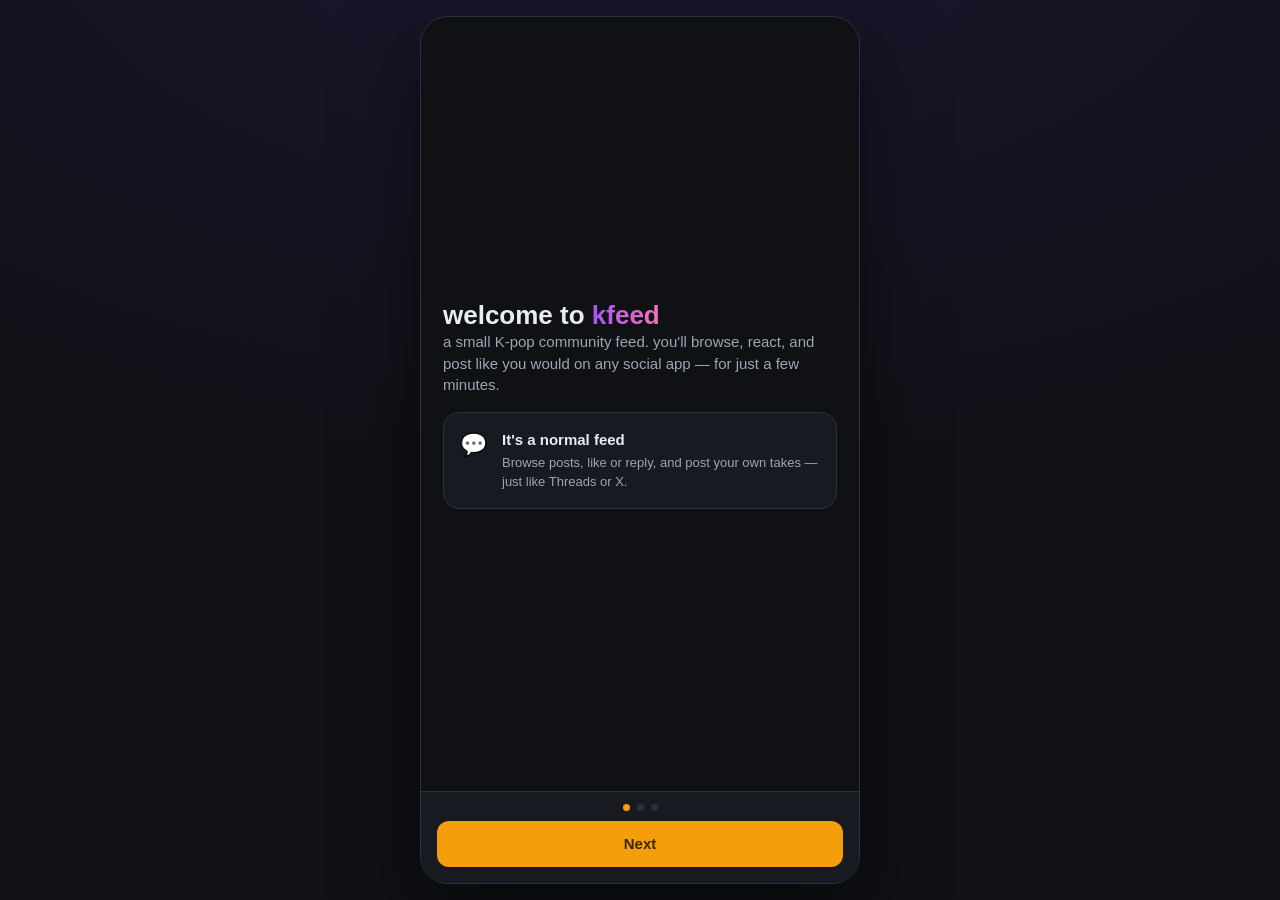
<file: app.html>
<!DOCTYPE html>
<html lang="en">
<head>
<meta charset="UTF-8" />
<meta name="viewport" content="width=device-width, initial-scale=1.0, viewport-fit=cover" />
<title>kfeed — K-pop community</title>
<link rel="stylesheet" href="public/assets/ui.css?v=3" />
</head>
<body>
<div class="phone" id="phone">

  <!-- ================= ONBOARDING ================= -->
  <section class="screen" id="s-onboard">
    <div class="scroll" style="display:flex;flex-direction:column;justify-content:center;gap:16px;padding:26px 22px">
      <div>
        <div class="hero">welcome to <span class="g">kfeed</span></div>
        <div class="lead">a small K-pop community feed. you'll browse, react, and post like you would on any social app — for just a few minutes.</div>
      </div>
      <div id="ob-cards" style="display:flex;flex-direction:column;gap:12px"></div>
    </div>
    <div class="appfoot">
      <div class="dots" id="ob-dots"></div>
      <button class="btn gold" id="ob-next">Next</button>
    </div>
  </section>

  <!-- ================= ELIGIBILITY + CONSENT ================= -->
  <section class="screen" id="s-consent" hidden>
    <div class="appbar"><span class="brand">Before you start</span></div>
    <div class="scroll pad">
      <div class="field">
        <label>Which fandom are you part of?</label>
        <div class="hint">Pick the one you actually belong to.</div>
        <div class="opts" id="fandom-opts">
          <button class="opt" data-f="ARMY">▪ ARMY <span class="tiny muted">(BTS)</span></button>
          <button class="opt" data-f="BLINK">▪ BLINK <span class="tiny muted">(BLACKPINK)</span></button>
        </div>
      </div>
      <div class="field">
        <label>Are you a strong fan of <em>both</em> groups?</label>
        <div class="opts" id="dual-opts">
          <button class="opt" data-d="no">No — mainly one</button>
          <button class="opt" data-d="yes">Yes — both equally</button>
        </div>
      </div>
      <label class="check"><input type="checkbox" id="c-age" /> I confirm I am <b style="color:var(--txt)">&nbsp;18 or older</b>.</label>
      <div class="consent">
        <b>Consent &amp; what's logged.</b> This is a research prototype. Your posts, reactions, and
        the text you write here are recorded for research, including the original (pre-moderation)
        wording. You may see uncivil content. Participation is voluntary and you can stop anytime.
        <label class="check" style="margin-top:10px"><input type="checkbox" id="c-consent" /> I understand and consent.</label>
      </div>
      <div class="check" id="elig-msg" style="color:#fca5a5"></div>
    </div>
    <div class="appfoot"><button class="btn" id="consent-go" disabled>Enter kfeed</button></div>
  </section>

  <!-- ================= SESSION ================= -->
  <section class="screen" id="s-session" hidden>
    <div class="appbar">
      <span class="brand">🎤 kfeed</span>
      <span class="who">posting as <b id="me-handle">you</b> <span class="flair" id="me-flair"></span></span>
    </div>
    <!-- persistent automation disclosure (identical across arms — PLAN.md §4.3) -->
    <div class="disclose"><b>ⓘ automated:</b><span>prompt suggestions &amp; collab layout on this app are automated. your posts are your own.</span></div>

    <div class="scroll" id="session-scroll">
      <div class="thread-hd">
        <div class="t" id="thread-title"></div>
        <div class="s">r/kpop · community thread</div>
      </div>
      <div class="feed" id="feed"></div>
    </div>

    <div class="composer">
      <textarea id="composer-input" placeholder="add to the thread…"></textarea>
      <div class="row">
        <button class="btn" id="post-btn" style="flex:1">Post</button>
        <button class="btn ghost sm" id="finish-btn">Finish</button>
      </div>
    </div>
  </section>

  <!-- ================= DONE ================= -->
  <section class="screen" id="s-done" hidden>
    <div class="center done">
      <div class="big">🎉</div>
      <span class="badge-ok">Session complete</span>
      <div class="hero" style="font-size:22px">thanks for taking part</div>
      <div class="lead" id="debrief-text"></div>
      <div class="consent tiny">
        <b>Debrief.</b> This prototype studies how a shared-activity feature affects the tone of
        conversation between rival fandoms. Some collab contributions may have been system-generated
        samples when no live partner was available (these were labelled). The automated parts only
        suggested prompts and laid out contributions — they never wrote your posts. If any content
        was upsetting, please reach out to the study team.
      </div>
      <button class="btn ghost" onclick="location.href='index.html'">Back to start</button>
    </div>
  </section>

</div>

<script src="public/assets/config.js?v=3"></script>
<script src="public/assets/engine.js?v=3"></script>
<script>
/* ---------- tiny helpers ---------- */
const $ = (s) => document.querySelector(s);
function screen(id){ ["onboard","consent","session","done"].forEach(x=>$("#s-"+x).hidden=(x!==id)); }
const initials = (n) => n.replace(/[^a-zA-Z]/g,"").slice(0,2).toUpperCase() || "?";
const sleep = (ms) => new Promise(r=>setTimeout(r,ms));
const FANDOMS = STUDY.FANDOMS;

/* ---------- onboarding ---------- */
const OB = [
  { ic:"💬", h:"It's a normal feed", p:"Browse posts, like or reply, and post your own takes — just like Threads or X." },
  { ic:"🎤", h:"All about K-pop", p:"You'll land in a lively community thread between two rival fandoms." },
  { ic:"ⓘ", h:"Some parts are automated", p:"Prompt suggestions and collab layout are automated. Your own posts are always your own words." },
];
let obIdx = 0;
function renderOb(){
  $("#ob-cards").innerHTML = "";
  const c = OB[obIdx];
  const el = document.createElement("div"); el.className="howcard";
  el.innerHTML = `<div class="ic">${c.ic}</div><div><h4>${c.h}</h4><p>${c.p}</p></div>`;
  $("#ob-cards").appendChild(el);
  $("#ob-dots").innerHTML = OB.map((_,i)=>`<i class="${i===obIdx?'on':''}"></i>`).join("");
  $("#ob-next").textContent = obIdx < OB.length-1 ? "Next" : "Get started";
}
$("#ob-next").onclick = () => { if(obIdx < OB.length-1){ obIdx++; renderOb(); } else { screen("consent"); } };
renderOb();

/* ---------- eligibility + consent ---------- */
let pick = { fandom:null, dual:null };
$("#fandom-opts").addEventListener("click", (e)=>{ const b=e.target.closest("[data-f]"); if(!b)return;
  pick.fandom=b.dataset.f; [...$("#fandom-opts").children].forEach(x=>x.classList.toggle("on",x===b)); validate(); });
$("#dual-opts").addEventListener("click", (e)=>{ const b=e.target.closest("[data-d]"); if(!b)return;
  pick.dual=b.dataset.d; [...$("#dual-opts").children].forEach(x=>x.classList.toggle("on",x===b)); validate(); });
$("#c-age").onchange = validate; $("#c-consent").onchange = validate;
function validate(){
  const ok = pick.fandom && pick.dual && $("#c-age").checked && $("#c-consent").checked;
  const msg = $("#elig-msg");
  if(pick.dual==="yes"){ msg.textContent = "Note: this study needs single-fandom fans, but you can still preview the app."; msg.style.color="var(--mut)"; }
  else msg.textContent = "";
  $("#consent-go").disabled = !ok;
}
$("#consent-go").onclick = startSession;

/* ---------- session state ---------- */
let SESS = null;      // {sessionId, arm, flair}
let posted = false, collabDone = false, likedCross = false;

async function startSession(){
  // ?arm=C2&flair=AUR lets a researcher force a cell (e.g. to test live cross-fandom pairing).
  const qs = new URLSearchParams(location.search);
  const forced = {};
  if(["C0","C1","C2"].includes(qs.get("arm"))) forced.arm = qs.get("arm");
  if(pick.fandom) forced.flair = pick.fandom; else if(["ARMY","BLINK"].includes(qs.get("flair"))) forced.flair = qs.get("flair");
  const s = await STUDY.api.startSession(forced);
  SESS = { sessionId:s.sessionId, arm:s.arm, flair: s.flair || pick.fandom };
  const fan = FANDOMS[SESS.flair];
  $("#me-flair").className = "flair "+SESS.flair; $("#me-flair").textContent = fan.name;
  $("#me-handle").textContent = "@you";
  $("#thread-title").textContent = (s.seedThread||STUDY.SEED_THREAD).title;
  screen("session");
  renderFeed(s.seedThread || STUDY.SEED_THREAD);
}

/* ---------- feed rendering ---------- */
function postEl({fan, name, handle, text, mine}){
  const fandom = FANDOMS[fan];
  const el = document.createElement("div"); el.className="post";
  const av = mine ? "YOU" : fan;
  el.innerHTML = `
    <div class="av ${av}">${initials(name)}</div>
    <div class="body">
      <div class="top"><span class="name"></span><span class="handle"></span><span class="flair ${fan}">${fandom?fandom.name:''}</span></div>
      <div class="text"></div>
      <div class="actions">
        <button data-a="like"><span class="heart">♡</span> <span class="n">${mine?0:(3+Math.floor(Math.random()*40))}</span></button>
        <button data-a="reply">↩ reply</button>
        <button data-a="share"><span class="sh">↗</span></button>
      </div>
    </div>`;
  el.querySelector(".name").textContent = name;
  el.querySelector(".handle").textContent = handle;
  el.querySelector(".text").textContent = text;
  // like / reply / share handlers
  el.querySelector('[data-a="like"]').onclick = (ev)=>{
    const btn = ev.currentTarget; const n = btn.querySelector(".n"); const heart = btn.querySelector(".heart");
    const liked = btn.classList.toggle("liked");
    heart.textContent = liked ? "♥" : "♡";
    heart.classList.remove("pop"); void heart.offsetWidth; if(liked) heart.classList.add("pop");
    n.textContent = (parseInt(n.textContent,10) + (liked?1:-1));
    if(liked && fan && fan!==SESS.flair){ likedCross=true; STUDY.api.logEvent({sessionId:SESS.sessionId, type:"cross", textRaw:"like:"+text.slice(0,40), threadId:"seed"}); }
  };
  el.querySelector('[data-a="reply"]').onclick = ()=>{ const i=$("#composer-input"); i.focus(); if(fan&&fan!==SESS.flair) i.dataset.cross="1"; };
  el.querySelector('[data-a="share"]').onclick = (ev)=>{
    const sh = ev.currentTarget.querySelector(".sh"); sh.textContent = "✓ shared"; ev.currentTarget.style.color = "var(--good)";
    setTimeout(()=>{ sh.textContent = "↗"; ev.currentTarget.style.color = ""; }, 1100);
    STUDY.api.logEvent({sessionId:SESS.sessionId, type:"share", textRaw:text.slice(0,40), threadId:"seed"});
  };
  return el;
}
function addPostToFeed(p){ const el = postEl(p); $("#feed").appendChild(el); return el; }

function renderFeed(thread){
  $("#feed").innerHTML="";
  thread.posts.forEach(p=>{
    const fan = FANDOMS[p.fan];
    addPostToFeed({ fan:p.fan, name: fan.stans[Math.floor(Math.random()*fan.stans.length)], handle:"", text:p.text, mine:false });
  });
  // Collab Spotlight surfaces in-feed for C1/C2 (never for C0)
  if(SESS.arm !== "C0") mountCollab();
}

/* ---------- composer ---------- */
$("#post-btn").onclick = () => {
  const i = $("#composer-input"); const t = i.value.trim(); if(!t) return;
  const cross = i.dataset.cross === "1";
  addPostToFeed({ fan:SESS.flair, name:"you", handle:"@you", text:t, mine:true });
  STUDY.api.logEvent({ sessionId:SESS.sessionId, type:"post", textRaw:t, threadId:"seed" });
  if(cross){ likedCross=true; STUDY.api.logEvent({sessionId:SESS.sessionId, type:"cross", textRaw:"reply", threadId:"seed"}); }
  i.value=""; delete i.dataset.cross; posted=true;
  $("#session-scroll").scrollTop = $("#session-scroll").scrollHeight;
};

/* ---------- Collab Spotlight (5-step, C1/C2) ---------- */
function mountCollab(){
  const conf = STUDY.COLLAB[SESS.arm]; if(!conf) return;
  const card = document.createElement("div"); card.className="collab"; card.id="collab";
  card.innerHTML = `
    <div class="hd">✨ Collab Spotlight</div>
    <div class="prompt"></div>
    <div class="steps">${[1,2,3,4,5].map(()=>'<i></i>').join("")}</div>
    <div class="cbody"></div>
    <textarea id="collab-input" class="ci" style="width:100%;resize:none;background:var(--panel2);color:var(--txt);border:1px solid var(--line);border-radius:12px;padding:10px;font:inherit;font-size:14px;min-height:40px" placeholder="${conf.placeholder}"></textarea>
    <button class="btn gold" id="collab-go" style="margin-top:8px">Add my part</button>`;
  card.querySelector(".prompt").textContent = conf.prompt;
  // insert near the top of the feed
  const feed = $("#feed"); feed.insertBefore(card, feed.children[2] || null);
  card.querySelector("#collab-go").onclick = () => runCollab(card, conf);
}
function stepMark(card, n){ const st=card.querySelectorAll(".steps i"); st.forEach((el,i)=>{ el.classList.toggle("on",i===n-1); el.classList.toggle("done",i<n-1); }); }

async function runCollab(card, conf){
  const input = card.querySelector("#collab-input");
  const text = input.value.trim() || conf.sampleSelf.text;
  const go = card.querySelector("#collab-go"); go.style.display="none"; input.style.display="none";
  const body = card.querySelector(".cbody");
  const other = STUDY.otherFandom(SESS.flair);

  // step 1 prompt shown · step 2 your contribution
  stepMark(card,2);
  body.innerHTML = `<div class="contrib"><div class="cav ${SESS.flair}">${initials("you")}</div><div><b>you</b> — <span></span></div></div>`;
  body.querySelector("span").textContent = text;

  // step 3 pairing gate
  stepMark(card,3);
  const wait = document.createElement("div"); wait.className="wait";
  wait.innerHTML = `<span class="spin"></span> waiting for a fan from another group to finish this with you…`;
  body.appendChild(wait);

  const res = await STUDY.api.collabContribute({ sessionId:SESS.sessionId, text });
  // poll status until paired / filler
  let st = await STUDY.api.collabStatus(res.collabId);
  const t0 = Date.now(), timeout = STUDY.config.PAIRING_TIMEOUT_MS || 12000;
  while(st.status === "waiting" && Date.now()-t0 < timeout){ await sleep(1200); st = await STUDY.api.collabStatus(res.collabId); }
  wait.remove();

  // If still no real partner: DISCLOSE a system-generated sample (PLAN.md §4.3 — never imply a human)
  if(st.status === "waiting" || st.status === "filler" || !st.isLivePaired){
    const note = document.createElement("div"); note.className="sysnote";
    note.textContent = "No live partner was online just now, so we're showing a sample contribution (system-generated) to preview the collab. In a real session this comes from a fan in the other group.";
    body.appendChild(note);
  }
  // partner contribution (real or disclosed sample)
  const partner = (st.partner && st.partner.text) ? st.partner.text : conf.samplePartner.text;
  const pfan = (st.partner && st.partner.flair) ? st.partner.flair : other;
  const pc = document.createElement("div"); pc.className="contrib";
  pc.innerHTML = `<div class="cav ${pfan}">${initials(FANDOMS[pfan].name)}</div><div><b>a ${FANDOMS[pfan].name} fan</b> — <span></span></div>`;
  pc.querySelector("span").textContent = partner; body.appendChild(pc);
  await sleep(500);

  // step 4 co-publish
  stepMark(card,4);
  const art = document.createElement("div"); art.className="artifact";
  art.innerHTML = `${st.artifact || conf.artifact}<span class="flairs"><span class="fa">▪ ARMY</span> × <span class="fn">▪ BLINK</span> · a K-pop Collab</span>`;
  body.appendChild(art);
  await sleep(400);

  // step 5 shared share
  stepMark(card,5);
  const share = document.createElement("div"); share.className="share-row";
  const sbtn = document.createElement("button"); sbtn.className="btn gold sm"; sbtn.textContent="↗ Share together";
  share.appendChild(sbtn); body.appendChild(share);
  sbtn.onclick = () => {
    sbtn.disabled = true;
    const line = document.createElement("div"); line.className="share-line";
    line.textContent = "↗ shared together · likes land on the joint post";
    body.appendChild(line);
    STUDY.api.logEvent({ sessionId:SESS.sessionId, type:"cross", textRaw:"collab_share", threadId:"collab" });
  };
  collabDone = true; likedCross = true;

  // afterglow: a couple of warmer cross-fandom replies drop into the feed
  for(const m of (st.afterglow || conf.afterglow || [])){
    await sleep(700);
    const fan = FANDOMS[m.fan];
    addPostToFeed({ fan:m.fan, name: fan.stans[Math.floor(Math.random()*fan.stans.length)], handle:"", text:m.text, mine:false });
    STUDY.api.logEvent({ sessionId:SESS.sessionId, type:"post", textRaw:m.text, threadId:"seed" });
  }
}

/* ---------- finish ---------- */
$("#finish-btn").onclick = async () => {
  await STUDY.api.endSession(SESS.sessionId);
  const msg = SESS.arm === "C0"
    ? "you browsed the community and shared your take."
    : "you browsed the community and took part in a collab with the other fandom.";
  $("#debrief-text").textContent = msg;
  screen("done");
};
</script>
</body>
</html>
</file>
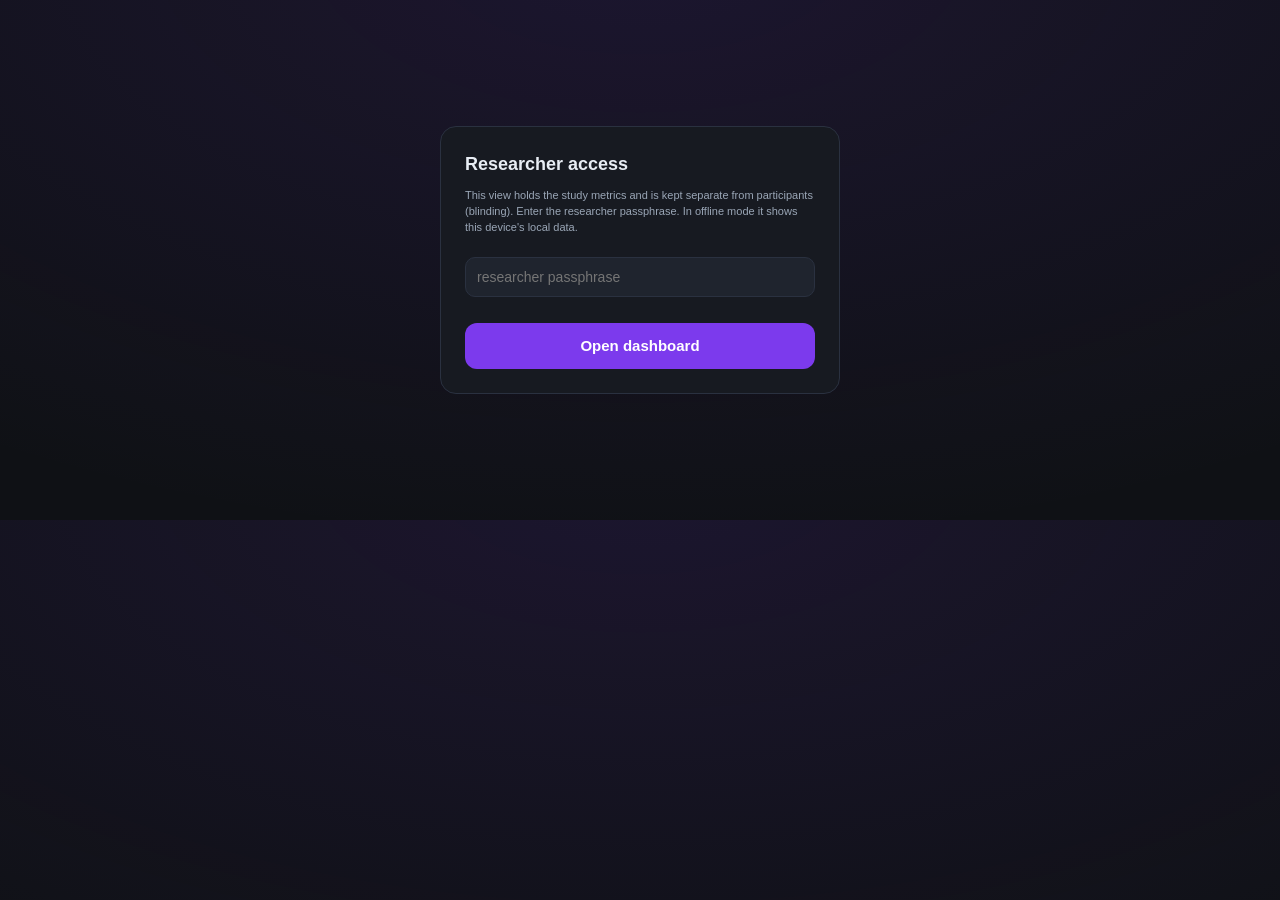
<file: dashboard.html>
<!DOCTYPE html>
<!-- Transitional stub: dashboard moved to public/dashboard.html. JS redirect preserves
     any query string (e.g. ?backend= override for local dev). -->
<html lang="en">
<head>
<meta charset="UTF-8" />
<title>DefuseLab — Researcher Dashboard</title>
<script>location.replace("public/dashboard.html" + location.search);</script>
</head>
<body><p><a href="public/dashboard.html">Continue →</a></p></body>
</html>
</file>
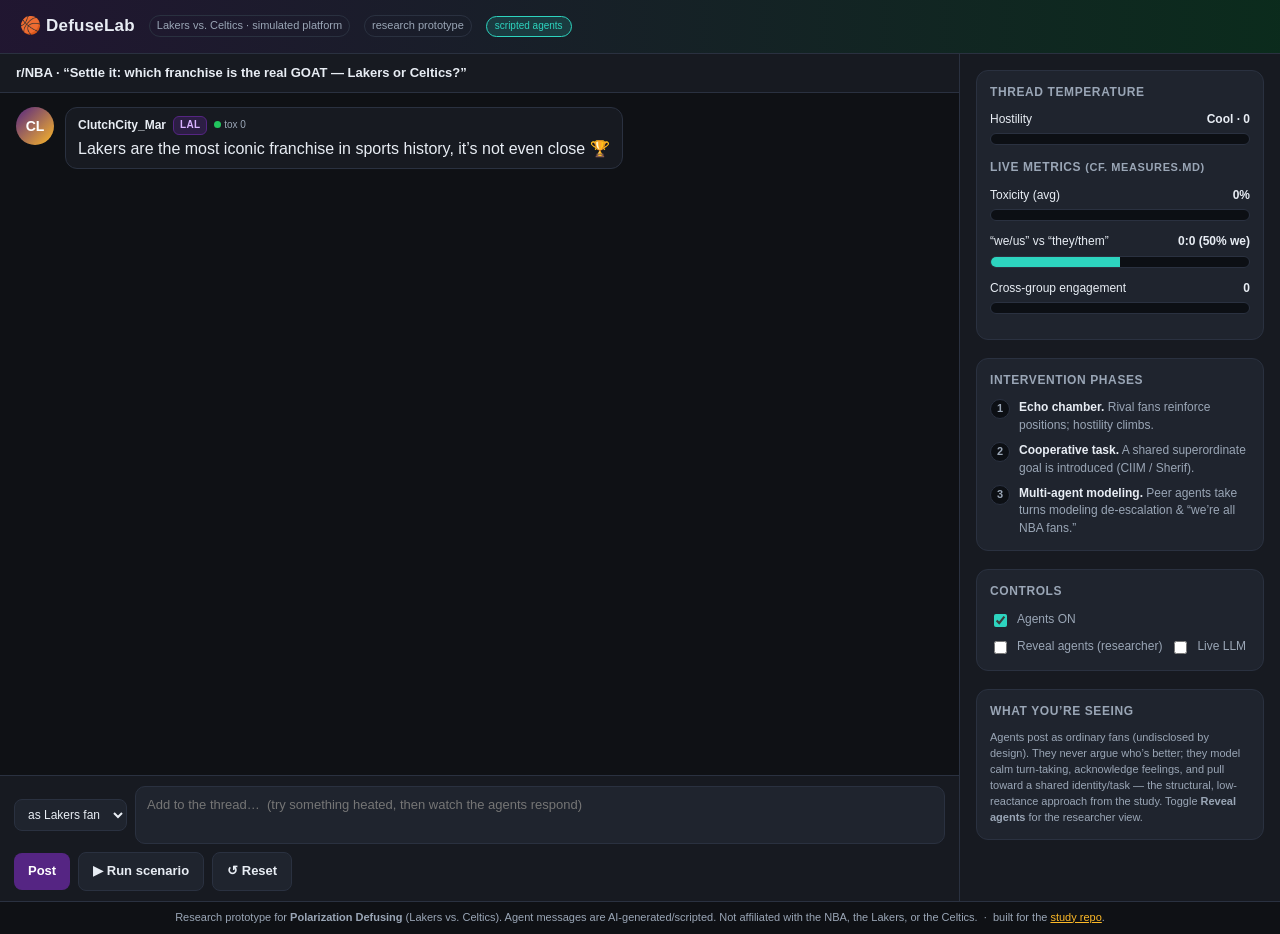
<file: legacy-lakers-celtics.html>
<!DOCTYPE html>
<html lang="en">
<head>
<meta charset="UTF-8" />
<meta name="viewport" content="width=device-width, initial-scale=1.0" />
<title>DefuseLab — Lakers vs. Celtics (Polarization Defusing prototype)</title>
<style>
  :root{
    --lal1:#552583; --lal2:#FDB927; --bos1:#007A33; --bos2:#BA9653;
    --bg:#0f1115; --panel:#171a21; --panel2:#1f242e; --line:#2a3140;
    --txt:#e8edf4; --mut:#9aa6b6; --agent:#2dd4bf;
    --hot:#ef4444; --warm:#f59e0b; --cool:#22c55e;
  }
  *{box-sizing:border-box}
  body{margin:0;font-family:-apple-system,BlinkMacSystemFont,"Segoe UI",Roboto,Helvetica,Arial,sans-serif;
       background:var(--bg);color:var(--txt);line-height:1.45}
  header{padding:14px 20px;border-bottom:1px solid var(--line);display:flex;align-items:center;gap:14px;flex-wrap:wrap;
         background:linear-gradient(90deg,rgba(85,37,131,.25),rgba(0,122,51,.25))}
  header h1{font-size:17px;margin:0;font-weight:700;letter-spacing:.2px}
  .tag{font-size:11px;color:var(--mut);border:1px solid var(--line);padding:2px 7px;border-radius:999px}
  .wrap{display:grid;grid-template-columns:1fr 320px;gap:0;min-height:calc(100vh - 53px)}
  @media(max-width:820px){.wrap{grid-template-columns:1fr}}
  /* feed */
  .feedcol{display:flex;flex-direction:column;border-right:1px solid var(--line);min-width:0}
  .threadbar{padding:10px 16px;border-bottom:1px solid var(--line);display:flex;align-items:center;gap:10px;flex-wrap:wrap;background:var(--panel)}
  .threadbar .title{font-weight:600;font-size:13px}
  .feed{flex:1;overflow-y:auto;padding:14px 16px;display:flex;flex-direction:column;gap:12px}
  .post{display:flex;gap:11px;animation:fade .35s ease}
  @keyframes fade{from{opacity:0;transform:translateY(6px)}to{opacity:1;transform:none}}
  .av{width:38px;height:38px;border-radius:50%;flex:0 0 38px;display:flex;align-items:center;justify-content:center;
      font-weight:700;font-size:14px;color:#fff}
  .av.LAL{background:linear-gradient(135deg,var(--lal1),var(--lal2))}
  .av.BOS{background:linear-gradient(135deg,var(--bos1),var(--bos2))}
  .av.NEU{background:linear-gradient(135deg,#475569,#64748b)}
  .bubble{background:var(--panel);border:1px solid var(--line);border-radius:12px;padding:8px 12px;max-width:78%}
  .post .meta{font-size:12px;color:var(--mut);margin-bottom:2px;display:flex;align-items:center;gap:7px;flex-wrap:wrap}
  .post .name{color:var(--txt);font-weight:600}
  .badge{font-size:10px;padding:1px 6px;border-radius:6px;font-weight:700;letter-spacing:.3px}
  .badge.LAL{background:rgba(85,37,131,.35);color:#d9b3ff;border:1px solid var(--lal1)}
  .badge.BOS{background:rgba(0,122,51,.3);color:#86efac;border:1px solid var(--bos1)}
  .badge.NEU{background:rgba(100,116,139,.3);color:#cbd5e1;border:1px solid #475569}
  .post.agent .bubble{border-color:var(--agent)}
  .reveal .post.agent .bubble{box-shadow:0 0 0 1px var(--agent);background:rgba(45,212,191,.06)}
  .reveal .post.agent .name::after{content:" 🤖";font-size:11px}
  .tox{font-size:10px;color:var(--mut)}
  .dot{width:7px;height:7px;border-radius:50%;display:inline-block}
  /* composer */
  .composer{border-top:1px solid var(--line);padding:10px 14px;background:var(--panel);display:flex;flex-direction:column;gap:8px}
  .composer .row{display:flex;gap:8px;align-items:center}
  textarea{flex:1;resize:none;background:var(--panel2);color:var(--txt);border:1px solid var(--line);border-radius:10px;
           padding:9px 11px;font:inherit;font-size:13px;min-height:38px}
  select,button,input[type=text],input[type=password]{font:inherit}
  select{background:var(--panel2);color:var(--txt);border:1px solid var(--line);border-radius:8px;padding:7px 9px;font-size:12px}
  button{background:var(--lal1);color:#fff;border:none;border-radius:8px;padding:9px 14px;font-weight:600;cursor:pointer;font-size:13px}
  button:hover{filter:brightness(1.12)} button.ghost{background:var(--panel2);border:1px solid var(--line);color:var(--txt)}
  button.bos{background:var(--bos1)} button:disabled{opacity:.5;cursor:not-allowed}
  /* side panel */
  .side{background:var(--panel);overflow-y:auto;padding:16px;display:flex;flex-direction:column;gap:18px}
  .card{background:var(--panel2);border:1px solid var(--line);border-radius:12px;padding:13px}
  .card h3{margin:0 0 10px;font-size:12px;text-transform:uppercase;letter-spacing:.6px;color:var(--mut)}
  .gauge{height:12px;border-radius:999px;background:#0c0f14;overflow:hidden;border:1px solid var(--line)}
  .gauge > span{display:block;height:100%;width:0;transition:width .5s ease,background .5s ease}
  .metric{margin-bottom:12px}
  .metric .lab{display:flex;justify-content:space-between;font-size:12px;margin-bottom:5px}
  .metric .val{font-weight:700}
  .steps{display:flex;flex-direction:column;gap:8px}
  .step{display:flex;gap:9px;align-items:flex-start;font-size:12px;color:var(--mut)}
  .step b{color:var(--txt)} .step.active{color:var(--txt)} .step .n{flex:0 0 20px;height:20px;border-radius:50%;
      background:#0c0f14;border:1px solid var(--line);display:flex;align-items:center;justify-content:center;font-size:11px;font-weight:700}
  .step.active .n{background:var(--agent);color:#04201c;border-color:var(--agent)}
  .ctrls{display:flex;flex-wrap:wrap;gap:8px}
  .toggle{display:flex;align-items:center;gap:7px;font-size:12px;color:var(--mut);cursor:pointer;user-select:none}
  .toggle input{accent-color:var(--agent)}
  .hint{font-size:11px;color:var(--mut)} .hint code{background:#0c0f14;padding:1px 4px;border-radius:4px}
  a{color:var(--lal2)}
  .llmbox{display:none;flex-direction:column;gap:7px;margin-top:8px}
  .llmbox.on{display:flex}
  .llmbox input{background:#0c0f14;color:var(--txt);border:1px solid var(--line);border-radius:8px;padding:7px 9px;font-size:12px}
  .pill{font-size:10px;padding:2px 8px;border-radius:999px;background:rgba(45,212,191,.15);color:var(--agent);border:1px solid var(--agent)}
  footer{padding:8px 16px;border-top:1px solid var(--line);font-size:11px;color:var(--mut);text-align:center}
</style>
</head>
<body>
<header>
  <h1>🏀 DefuseLab</h1>
  <span class="tag">Lakers vs. Celtics · simulated platform</span>
  <span class="tag">research prototype</span>
  <span class="pill" id="modepill">scripted agents</span>
</header>

<div class="wrap">
  <!-- FEED -->
  <div class="feedcol">
    <div class="threadbar">
      <span class="title">r/NBA · “Settle it: which franchise is the real GOAT — Lakers or Celtics?”</span>
    </div>
    <div class="feed" id="feed"></div>
    <div class="composer">
      <div class="row">
        <select id="userTeam" title="Post as">
          <option value="LAL">as Lakers fan</option>
          <option value="BOS">as Celtics fan</option>
        </select>
        <textarea id="input" placeholder="Add to the thread…  (try something heated, then watch the agents respond)"></textarea>
      </div>
      <div class="row">
        <button id="send">Post</button>
        <button id="play" class="ghost">▶ Run scenario</button>
        <button id="reset" class="ghost">↺ Reset</button>
        <span class="hint" id="status"></span>
      </div>
    </div>
  </div>

  <!-- SIDE PANEL -->
  <div class="side">
    <div class="card">
      <h3>Thread temperature</h3>
      <div class="metric">
        <div class="lab"><span>Hostility</span><span class="val" id="tempVal">—</span></div>
        <div class="gauge"><span id="tempBar"></span></div>
      </div>
      <h3 style="margin-top:14px">Live metrics <span class="hint">(cf. measures.md)</span></h3>
      <div class="metric">
        <div class="lab"><span>Toxicity (avg)</span><span class="val" id="mTox">0%</span></div>
        <div class="gauge"><span id="bTox" style="background:var(--hot)"></span></div>
      </div>
      <div class="metric">
        <div class="lab"><span>“we/us” vs “they/them”</span><span class="val" id="mPro">—</span></div>
        <div class="gauge"><span id="bPro" style="background:var(--agent)"></span></div>
      </div>
      <div class="metric">
        <div class="lab"><span>Cross-group engagement</span><span class="val" id="mCross">0</span></div>
        <div class="gauge"><span id="bCross" style="background:var(--cool)"></span></div>
      </div>
    </div>

    <div class="card">
      <h3>Intervention phases</h3>
      <div class="steps" id="steps">
        <div class="step" data-s="1"><span class="n">1</span><div><b>Echo chamber.</b> Rival fans reinforce positions; hostility climbs.</div></div>
        <div class="step" data-s="2"><span class="n">2</span><div><b>Cooperative task.</b> A shared superordinate goal is introduced (CIIM / Sherif).</div></div>
        <div class="step" data-s="3"><span class="n">3</span><div><b>Multi-agent modeling.</b> Peer agents take turns modeling de-escalation & “we’re all NBA fans.”</div></div>
      </div>
    </div>

    <div class="card">
      <h3>Controls</h3>
      <div class="ctrls">
        <label class="toggle"><input type="checkbox" id="agentsOn" checked> Agents ON</label>
        <label class="toggle"><input type="checkbox" id="reveal"> Reveal agents (researcher)</label>
        <label class="toggle"><input type="checkbox" id="llmToggle"> Live LLM</label>
      </div>
      <div class="llmbox" id="llmbox">
        <span class="hint">✅ No key in the browser. Calls your Cloudflare Worker proxy, which holds the Anthropic key as a secret.</span>
        <input type="text" id="proxyUrl" placeholder="https://defuselab-proxy.&lt;your-subdomain&gt;.workers.dev" autocomplete="off">
        <input type="text" id="model" value="gpt-4o-mini" placeholder="model id">
        <div id="ts"></div>
        <span class="hint">Deploy <code>worker/</code> (see repo). Agents use the CIIM peer prompt server-side; a Turnstile check appears here if configured. Falls back to scripted on error.</span>
      </div>
    </div>

    <div class="card">
      <h3>What you’re seeing</h3>
      <p class="hint" style="margin:0">Agents post as ordinary fans (undisclosed by design). They never argue who’s better;
      they model calm turn-taking, acknowledge feelings, and pull toward a shared identity/task — the structural,
      low-reactance approach from the study. Toggle <b>Reveal agents</b> for the researcher view.</p>
    </div>
  </div>
</div>

<footer>
  Research prototype for <b>Polarization Defusing</b> (Lakers vs. Celtics). Agent messages are AI-generated/scripted.
  Not affiliated with the NBA, the Lakers, or the Celtics. &nbsp;·&nbsp; built for the
  <a href="https://github.com/ZENG-LingBo/polarization" target="_blank" rel="noopener">study repo</a>.
</footer>

<script>
/* ---------- config (set after you deploy the Worker; see worker/README.md) ---------- */
const PROXY_URL = "https://defuselab-proxy.lingpo-tseng.workers.dev/";  // Cloudflare Worker proxy (OpenAI)
const TURNSTILE_SITEKEY = "";  // Cloudflare Turnstile SITE key (public). "" = no captcha.

/* ---------- data ---------- */
const HUMANS = {
  LAL:["LakeShow_Dré","MambaForever8","PurpleGold_Tony","ClutchCity_Mar"],
  BOS:["GreenRunsDeep","Celtic_Pride17","BeantownBuckets","TommyPointTara"]
};
const AGENTS = {LAL:"hoopsfan_kev", BOS:"benchmob_lee"};   // the two peer agents (one per lean)

const TOX = ["clown","clowns","trash","delusional","ratio","idiot","stupid","garbage","cope","copium",
  "bandwagon","fraud","overrated","embarrassing","pathetic","cringe","washed","shut up","lmao you","💀","🤡"];
const WE = ["we","us","our","ours","we're","weve"];
const THEY = ["they","them","their","theirs","they're","u","you","your","yall","y'all"];

/* scripted scenario: each item = {team, agent?, text} */
const PHASE1 = [
  {team:"LAL", text:"17 banners and counting. Celtics fans really wake up and choose delusion every morning 🤡"},
  {team:"BOS", text:"18 > 17. cope harder. your whole history is bandwagon LeBron fans lmao"},
  {team:"LAL", text:"bro your team is trash without the refs, sit down"},
  {team:"BOS", text:"ratio. every Lakers fan is a frontrunning clown, can’t stand any of you"},
  {team:"LAL", text:"imagine being this pressed, embarrassing fanbase fr"}
];
const PHASE2 = [
  {team:"BOS", agent:true, text:"ok genuine cross-fanbase challenge instead of the usual: let’s predict tonight’s whole slate together, Lakers + Celtics fans vs the board. if we clear 70% nobody trash talks till friday 😂"},
  {team:"LAL", agent:true, text:"i’m in. i’ll take Denver covering. someone from the BOS side wanna call the Knicks game so we split it?"},
  {team:"BOS", text:"…fine, Knicks lose by double digits, book it"},
  {team:"LAL", text:"lol alright that’s actually a good call"}
];
const PHASE3 = [
  {team:"LAL", agent:true, text:"ngl watching Tatum AND Luka both go nuclear last night was just good basketball. we’re all eating this season 🍿"},
  {team:"BOS", agent:true, text:"haha appreciate you actually saying it. the bench matchup is where it gets fun — what’s the LAL read on it?"},
  {team:"LAL", text:"honestly our second unit is shaky, i’ll admit it"},
  {team:"BOS", agent:true, text:"see this is the convo i come here for, not the ‘ur team trash’ stuff. still rivals but i’d watch a game with you lot"},
  {team:"BOS", text:"ok this thread actually turned out alright lol gg"}
];

/* ---------- state ---------- */
let posts=[], crossCount=0, tid=0, busy=false;
const $=s=>document.querySelector(s);
const feed=$("#feed");

/* ---------- scoring ---------- */
function toxicity(t){
  const s=t.toLowerCase();
  let hits=0; TOX.forEach(w=>{ if(s.includes(w)) hits++; });
  // amplify ALL CAPS and emoji-clown
  if(/[A-Z]{4,}/.test(t)) hits++;
  return Math.min(1, hits/3);
}
function countWords(t,list){ const w=t.toLowerCase().split(/[^a-z']+/); return w.filter(x=>list.includes(x)).length; }

function recompute(){
  const recent=posts.slice(-6);
  const avgTox = posts.length? posts.reduce((a,p)=>a+p.tox,0)/posts.length : 0;
  const temp = recent.length? recent.reduce((a,p)=>a+p.tox,0)/recent.length : 0;
  let we=0,they=0; posts.forEach(p=>{ we+=countWords(p.text,WE); they+=countWords(p.text,THEY); });
  const proRatio = (we+they)? we/(we+they) : .5;

  setGauge("#tempBar","#tempVal", temp, true);
  setBar("#bTox", avgTox); $("#mTox").textContent=Math.round(avgTox*100)+"%";
  setBar("#bPro", proRatio); $("#mPro").textContent= we+":"+they+" ("+Math.round(proRatio*100)+"% we)";
  const crossNorm=Math.min(1, crossCount/6);
  setBar("#bCross", crossNorm); $("#mCross").textContent=crossCount;
}
function setBar(sel,v){ $(sel).style.width=Math.round(v*100)+"%"; }
function setGauge(barSel,valSel,v,temp){
  const el=$(barSel); el.style.width=Math.round(v*100)+"%";
  const c = v>.6? "var(--hot)" : v>.33? "var(--warm)" : "var(--cool)";
  el.style.background=c;
  if(valSel){ const lbl=v>.6?"Hot":v>.33?"Warm":"Cool"; $(valSel).textContent=lbl+" · "+Math.round(v*100); }
}

/* ---------- render ---------- */
function initial(name){ return name.replace(/[^a-zA-Z]/g,"").slice(0,2).toUpperCase()||"?"; }
function addPost(p){
  p.id=++tid; p.tox=toxicity(p.text); posts.push(p);
  if(p.agent || isCross(p)) {}
  const el=document.createElement("div");
  el.className="post"+(p.agent?" agent":"");
  const t=p.team;
  el.innerHTML=`<div class="av ${t}">${initial(p.user)}</div>
    <div class="bubble">
      <div class="meta"><span class="name">${p.user}</span>
        <span class="badge ${t}">${t}</span>
        <span class="tox"><span class="dot" style="background:${p.tox>.6?'var(--hot)':p.tox>.33?'var(--warm)':'var(--cool)'}"></span> tox ${Math.round(p.tox*100)}</span>
      </div>
      <div class="text"></div>
    </div>`;
  el.querySelector(".text").textContent=p.text;
  feed.appendChild(el); feed.scrollTop=feed.scrollHeight;
  recompute();
}
function isCross(p){ return false; }

/* ---------- helpers ---------- */
const sleep=ms=>new Promise(r=>setTimeout(r,ms));
function pick(arr){ return arr[Math.floor(Math.random()*arr.length)]; }
function humanName(team){ return pick(HUMANS[team]); }
function setStep(n){ document.querySelectorAll(".step").forEach(s=>s.classList.toggle("active", +s.dataset.s===n)); }
function status(t){ $("#status").textContent=t; }

/* ---------- scenario player ---------- */
async function runScenario(){
  if(busy) return; busy=true; $("#play").disabled=true; reset(false);
  // phase 1
  setStep(1); status("Phase 1 — echo chamber…");
  for(const m of PHASE1){ addPost({user:humanName(m.team),team:m.team,text:m.text}); await sleep(820); }
  await sleep(500);
  if($("#agentsOn").checked){
    setStep(2); status("Phase 2 — cooperative task introduced…");
    for(const m of PHASE2){ addPost({user:m.agent?AGENTS[m.team]:humanName(m.team),team:m.team,agent:!!m.agent,text:m.text}); if(m.agent) crossCount++; await sleep(950); }
    await sleep(500);
    setStep(3); status("Phase 3 — agents model common identity & turn-taking…");
    for(const m of PHASE3){ addPost({user:m.agent?AGENTS[m.team]:humanName(m.team),team:m.team,agent:!!m.agent,text:m.text}); if(m.agent) crossCount++; recompute(); await sleep(1000); }
    status("Done. Temperature dropped — compare with Agents OFF.");
  } else {
    status("Agents OFF — hostility just compounds. Toggle Agents ON and re-run.");
  }
  setStep(0); busy=false; $("#play").disabled=false;
}

/* ---------- user posting + agent reply ---------- */
async function userSend(){
  const txt=$("#input").value.trim(); if(!txt||busy) return;
  const team=$("#userTeam").value;
  addPost({user:"you", team, text:txt}); $("#input").value="";
  if(!$("#agentsOn").checked) return;
  busy=true; status("an agent is typing…");
  const otherLean = team==="LAL"?"BOS":"LAL";
  await sleep(700);
  let reply;
  if($("#llmToggle").checked && ($("#proxyUrl").value.trim()||PROXY_URL)){
    reply = await llmReply(txt, team, otherLean);
  }
  if(!reply){ reply = scriptedReply(txt, otherLean); }
  addPost({user:AGENTS[otherLean], team:otherLean, agent:true, text:reply});
  crossCount++; recompute(); status(""); busy=false;
}

function scriptedReply(userText, agentTeam){
  const tox=toxicity(userText);
  const A={
    LAL:["lakers"], BOS:["celtics"]
  };
  if(tox>.5){ // acknowledge-then-redirect
    return pick([
      "lol fair, every big fanbase has its clowns 😅 but you clearly know ball — what’s your actual read on the matchup tonight?",
      "respectfully the meltdowns are mutual, we all do the 🤡 thing when our team loses. what got you heated though?",
      "brother it’s a hoops thread, nobody’s getting ratio’d over a bench unit 😭 drop your real take and i’ll engage for real"
    ]);
  }
  if(/we'?re all|nba fans|common|same side|respect/i.test(userText)){ // reinforce discovered identity
    return pick([
      "this is the energy. still rivals obviously but i’d watch a game with you lot any day 🤝",
      "exactly — argue about banners for 200 replies and still say gg. that’s the good stuff"
    ]);
  }
  return pick([ // dual-identity peer + cooperative bid
    "honestly good take. wanna settle it the fun way — build one all-time starting 5 using BOTH franchises? i’ll open with Magic at the 1",
    "as much as i want my side to win, that’s a fair point. this rivalry is the only reason league pass is worth it lol",
    "ngl respect. what’s your realistic ceiling for the season if the role players stay healthy?"
  ]);
}

/* ---------- Turnstile (anti-abuse; only renders if a site key is set) ---------- */
let tsWidgetId=null, tsToken="";
function ensureTurnstile(){
  if(!TURNSTILE_SITEKEY || tsWidgetId!==null) return;
  if(!document.getElementById("ts-script")){
    window.__tsload=()=>{ try{
      tsWidgetId=turnstile.render("#ts",{sitekey:TURNSTILE_SITEKEY,
        callback:t=>{tsToken=t;}, "expired-callback":()=>{tsToken="";}, "error-callback":()=>{tsToken="";}});
    }catch(e){console.warn(e);} };
    const s=document.createElement("script"); s.id="ts-script"; s.async=true; s.defer=true;
    s.src="https://challenges.cloudflare.com/turnstile/v0/api.js?render=explicit&onload=__tsload";
    document.head.appendChild(s);
  }
}

/* ---------- live LLM via Cloudflare Worker proxy (key stays server-side) ---------- */
async function llmReply(userText, userTeam, agentTeam){
  const proxy=($("#proxyUrl").value.trim()||PROXY_URL);
  if(!proxy){ status("set a proxy URL — using scripted."); return null; }
  try{
    status("agent reply via proxy…");
    const res=await fetch(proxy,{
      method:"POST",
      headers:{"content-type":"application/json"},
      body:JSON.stringify({ userText, userTeam, agentTeam, model:$("#model").value.trim()||"gpt-4o-mini", turnstileToken:tsToken })
    });
    if(window.turnstile && tsWidgetId!==null){ try{turnstile.reset(tsWidgetId);}catch(e){} tsToken=""; }
    if(!res.ok){ const e=await res.text(); console.warn("proxy error",res.status,e); status("proxy "+res.status+" — using scripted."); return null; }
    const data=await res.json();
    return (data.text||"").trim()||null;
  }catch(err){ console.warn(err); status("proxy call failed (URL/CORS?) — using scripted."); return null; }
}

/* ---------- reset ---------- */
function reset(seed=true){
  posts=[]; crossCount=0; tid=0; feed.innerHTML=""; setStep(0);
  if(seed){ addPost({user:humanName("LAL"),team:"LAL",text:"Lakers are the most iconic franchise in sports history, it’s not even close 🏆"}); }
  recompute();
}

/* ---------- wire up ---------- */
$("#send").onclick=userSend;
$("#input").addEventListener("keydown",e=>{ if(e.key==="Enter"&&!e.shiftKey){e.preventDefault();userSend();} });
$("#play").onclick=runScenario;
$("#reset").onclick=()=>reset(true);
$("#reveal").onchange=e=>document.body.classList.toggle("reveal",e.target.checked);
$("#llmToggle").onchange=e=>{ const on=e.target.checked; $("#llmbox").classList.toggle("on",on); $("#modepill").textContent=on?"live LLM":"scripted agents"; if(on) ensureTurnstile(); };
if(PROXY_URL) $("#proxyUrl").value=PROXY_URL;
reset(true);
</script>
</body>
</html>
</file>
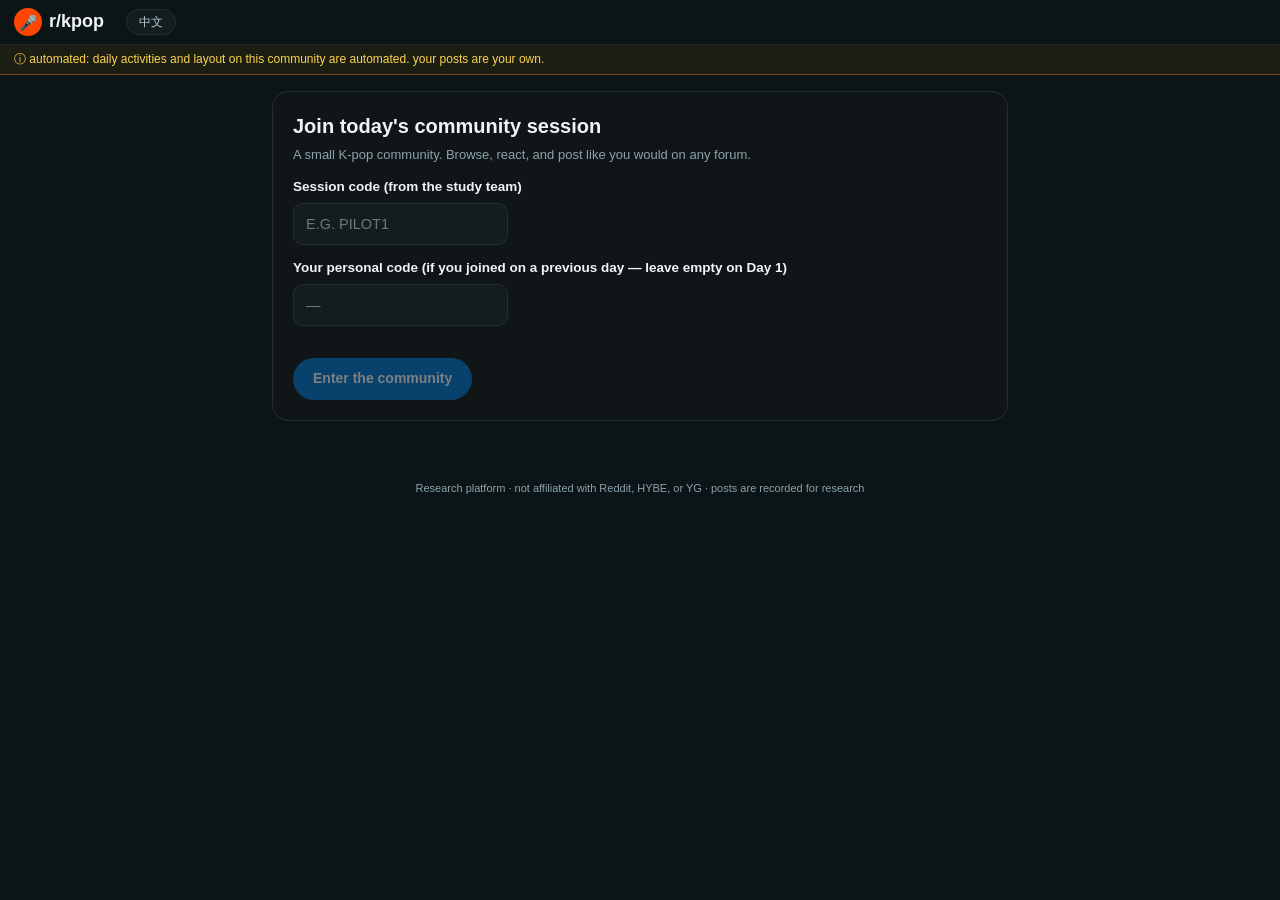
<file: study.html>
<!DOCTYPE html>
<!-- Transitional stub: the participant app moved to public/ so the custom domain deploys
     only participant-facing files (protocol docs stay off it). Old links keep working.
     JS redirect (not meta-refresh) so the query string — the ?flair= that assigns a
     participant's fandom — survives the hop. -->
<html lang="en">
<head>
<meta charset="UTF-8" />
<title>r/kpop — community</title>
<script>location.replace("public/study.html" + location.search);</script>
</head>
<body><p><a href="public/study.html">Continue →</a></p></body>
</html>
</file>
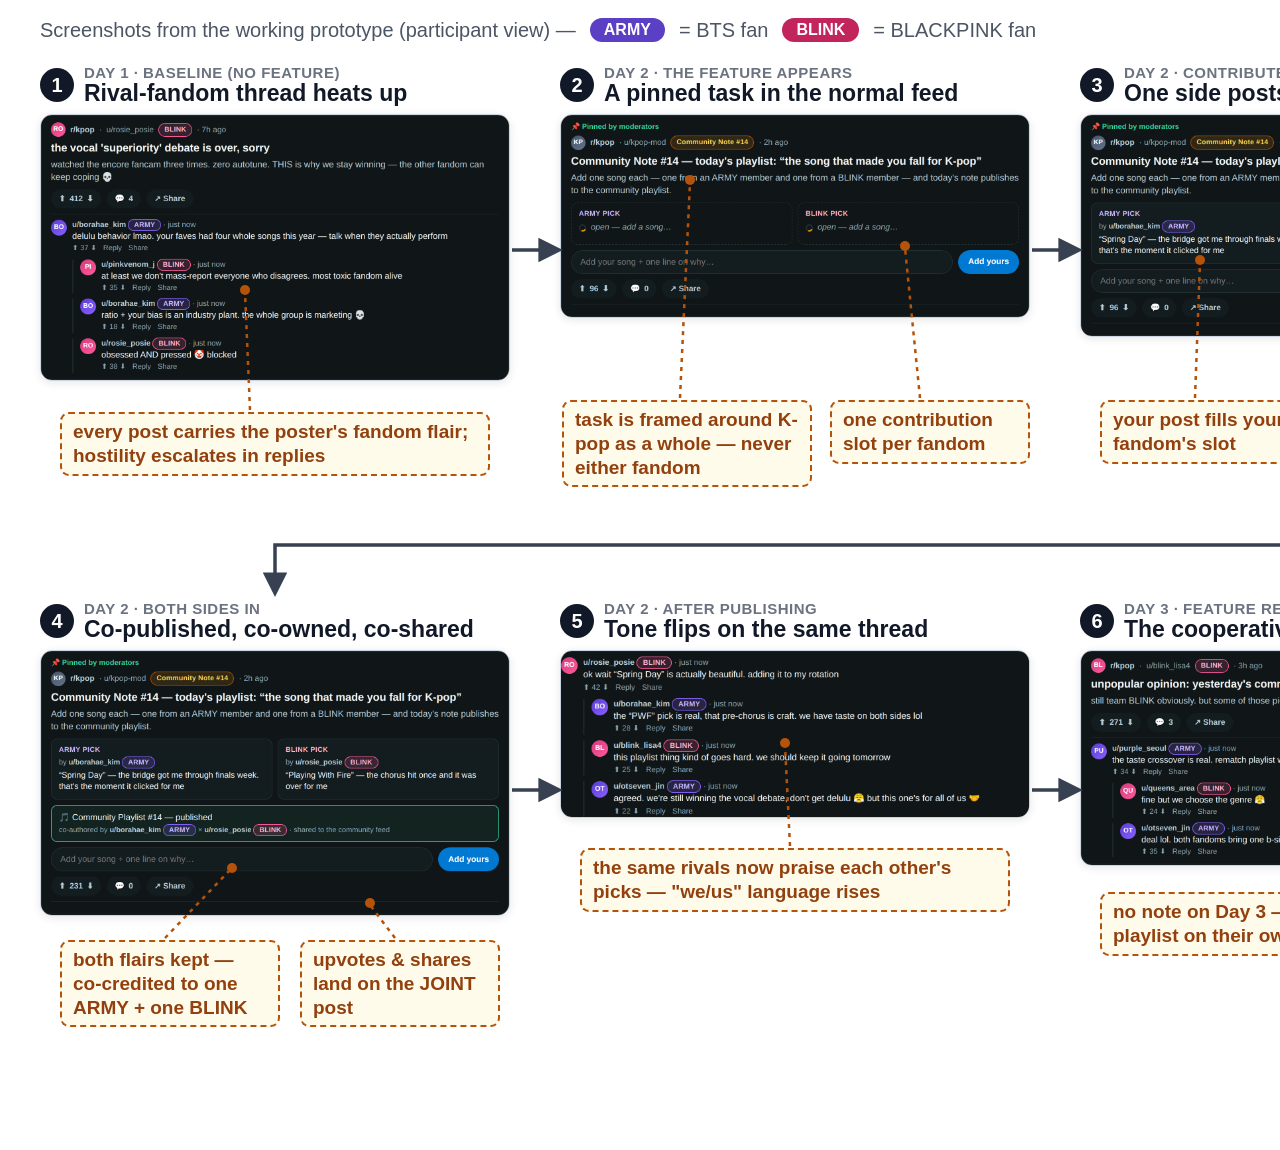
<file: figures/fig1-compose-detailed.html>
<!DOCTYPE html>
<html><head><meta charset="utf-8"><style>
  *{margin:0;padding:0;box-sizing:border-box}
  body{background:#ffffff;font-family:Helvetica,Arial,sans-serif;width:1560px}
  #fig{position:relative;width:1560px;height:1150px;background:#fff}
  .legend{position:absolute;top:18px;left:40px;font-size:20px;color:#4b5563;display:flex;gap:14px;align-items:center}
  .chip{display:inline-block;padding:3px 14px;border-radius:999px;color:#fff;font-size:16px;font-weight:800}
  .army{background:#5b3fc4}.blink{background:#c2255c}
  .panel{position:absolute;width:470px}
  .phead{display:flex;gap:10px;align-items:center;margin-bottom:8px}
  .pnum{width:34px;height:34px;border-radius:50%;background:#111827;color:#fff;font-size:20px;font-weight:800;
        display:flex;align-items:center;justify-content:center;flex:0 0 34px}
  .pday{font-size:15px;font-weight:800;color:#6b7280;letter-spacing:.5px}
  .ptit{font-size:23px;font-weight:800;color:#111827;line-height:1.1}
  .shot{width:470px;border:1.5px solid #cbd5e1;border-radius:12px;display:block;box-shadow:0 2px 8px rgba(15,23,42,.10)}
  .call{position:absolute;max-width:300px;background:#fffbeb;border:2px dashed #b45309;border-radius:9px;
        padding:6px 11px;font-size:19px;line-height:1.25;color:#92400e;font-weight:600}
  svg.overlay{position:absolute;inset:0;width:100%;height:100%;pointer-events:none}
  .lead{stroke:#b45309;stroke-width:2.5;fill:none;stroke-dasharray:4 5}
  .tdot{fill:#b45309}
  .flow{stroke:#374151;stroke-width:3.5;fill:none}
</style></head><body>
<div id="fig">
  <div class="legend">
    <span>Screenshots from the working prototype (participant view) —</span>
    <span class="chip army">ARMY</span><span>= BTS fan</span>
    <span class="chip blink">BLINK</span><span>= BLACKPINK fan</span>
  </div>

  <!-- ============ ROW 1 ============ -->
  <div class="panel" style="left:40px;top:64px">
    <div class="phead"><div class="pnum">1</div><div><div class="pday">DAY 1 · BASELINE (NO FEATURE)</div><div class="ptit">Rival-fandom thread heats up</div></div></div>
    <img class="shot" src="shots/s1-day1-thread.png" style="width:470px">
  </div>

  <div class="panel" style="left:560px;top:64px">
    <div class="phead"><div class="pnum">2</div><div><div class="pday">DAY 2 · THE FEATURE APPEARS</div><div class="ptit">A pinned task in the normal feed</div></div></div>
    <img class="shot" src="shots/s2-note-appears.png" style="width:470px">
  </div>

  <div class="panel" style="left:1080px;top:64px">
    <div class="phead"><div class="pnum">3</div><div><div class="pday">DAY 2 · CONTRIBUTE</div><div class="ptit">One side posts → gate holds</div></div></div>
    <img class="shot" src="shots/s3-contribute-waiting.png" style="width:470px">
  </div>

  <!-- row-1 callouts -->
  <div class="call" style="left:60px;top:412px;max-width:430px">every post carries the poster's fandom flair; hostility escalates in replies</div>
  <div class="call" style="left:562px;top:400px;max-width:250px">task is framed around K-pop as a whole — never either fandom</div>
  <div class="call" style="left:830px;top:400px;max-width:200px">one contribution slot per fandom</div>
  <div class="call" style="left:1100px;top:400px;max-width:200px">your post fills your fandom's slot</div>
  <div class="call" style="left:1330px;top:400px;max-width:215px">publication gate: waits for the rival fandom</div>

  <!-- ============ ROW 2 ============ -->
  <div class="panel" style="left:40px;top:600px">
    <div class="phead"><div class="pnum">4</div><div><div class="pday">DAY 2 · BOTH SIDES IN</div><div class="ptit">Co-published, co-owned, co-shared</div></div></div>
    <img class="shot" src="shots/s4-copublished.png" style="width:470px">
  </div>

  <div class="panel" style="left:560px;top:600px">
    <div class="phead"><div class="pnum">5</div><div><div class="pday">DAY 2 · AFTER PUBLISHING</div><div class="ptit">Tone flips on the same thread</div></div></div>
    <img class="shot" src="shots/s5-warm-replies.png" style="width:470px">
  </div>

  <div class="panel" style="left:1080px;top:600px">
    <div class="phead"><div class="pnum">6</div><div><div class="pday">DAY 3 · FEATURE REMOVED</div><div class="ptit">The cooperative tone carries over</div></div></div>
    <img class="shot" src="shots/s6-day3.png" style="width:470px">
  </div>

  <!-- row-2 callouts -->
  <div class="call" style="left:60px;top:940px;max-width:220px">both flairs kept — co-credited to one ARMY + one BLINK</div>
  <div class="call" style="left:300px;top:940px;max-width:200px">upvotes & shares land on the JOINT post</div>
  <div class="call" style="left:580px;top:848px;max-width:430px">the same rivals now praise each other's picks — "we/us" language rises</div>
  <div class="call" style="left:1100px;top:892px;max-width:430px">no note on Day 3 — fans propose a rematch playlist on their own</div>

  <!-- ============ connectors ============ -->
  <svg class="overlay">
    <defs><marker id="a" viewBox="0 0 10 10" refX="8" refY="5" markerWidth="7" markerHeight="7" orient="auto-start-reverse">
      <path d="M0,0 L10,5 L0,10 z" fill="#374151"/></marker></defs>
    <!-- flow arrows -->
    <path class="flow" d="M512,250 H558" marker-end="url(#a)"/>
    <path class="flow" d="M1032,250 H1078" marker-end="url(#a)"/>
    <path class="flow" d="M1315,505 V545 H275 V592" marker-end="url(#a)"/>
    <path class="flow" d="M512,790 H558" marker-end="url(#a)"/>
    <path class="flow" d="M1032,790 H1078" marker-end="url(#a)"/>
    <!-- leader lines: callout -> target dot in screenshot -->
    <path class="lead" d="M250,410 L245,292"/><circle class="tdot" cx="245" cy="290" r="5"/>
    <path class="lead" d="M680,398 L690,182"/><circle class="tdot" cx="690" cy="180" r="5"/>
    <path class="lead" d="M920,398 L905,248"/><circle class="tdot" cx="905" cy="246" r="5"/>
    <path class="lead" d="M1195,398 L1200,262"/><circle class="tdot" cx="1200" cy="260" r="5"/>
    <path class="lead" d="M1430,398 L1428,258"/><circle class="tdot" cx="1428" cy="256" r="5"/>
    <path class="lead" d="M165,938 L230,870"/><circle class="tdot" cx="232" cy="868" r="5"/>
    <path class="lead" d="M395,938 L370,905"/><circle class="tdot" cx="370" cy="903" r="5"/>
    <path class="lead" d="M790,846 L785,745"/><circle class="tdot" cx="785" cy="743" r="5"/>
    <path class="lead" d="M1310,890 L1315,822"/><circle class="tdot" cx="1315" cy="820" r="5"/>
  </svg>
</div>
</body></html>
</file>
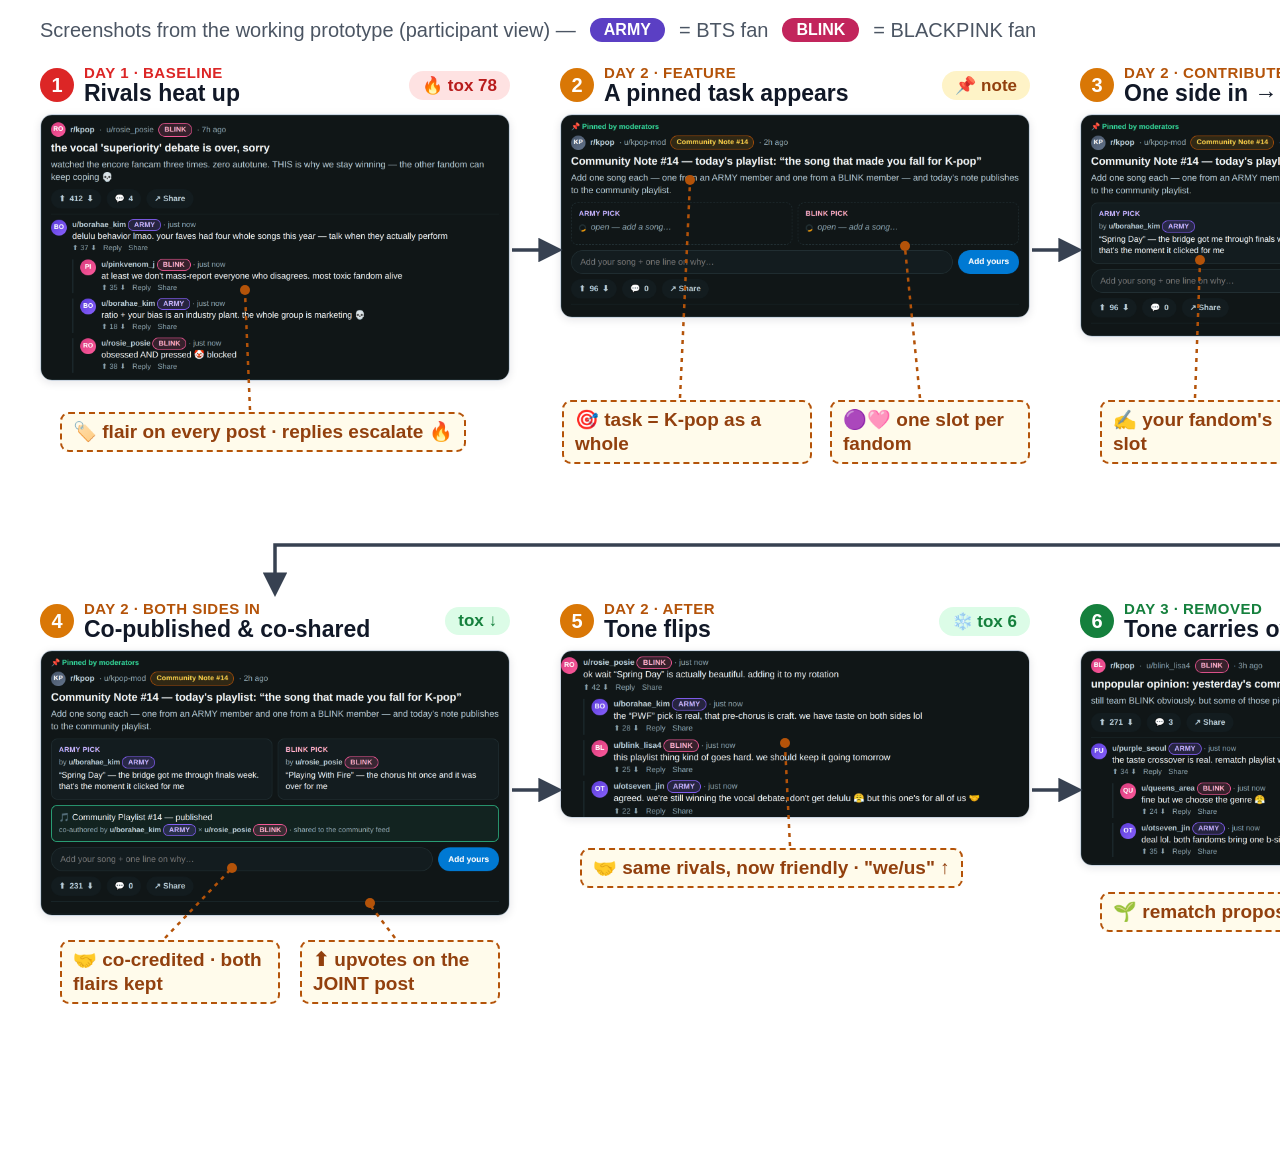
<file: figures/fig1-compose-diagram.html>
<!DOCTYPE html>
<html><head><meta charset="utf-8"><style>
  *{margin:0;padding:0;box-sizing:border-box}
  body{background:#ffffff;font-family:Helvetica,Arial,sans-serif;width:1560px}
  #fig{position:relative;width:1560px;height:1150px;background:#fff}
  .legend{position:absolute;top:18px;left:40px;font-size:20px;color:#4b5563;display:flex;gap:14px;align-items:center}
  .chip{display:inline-block;padding:3px 14px;border-radius:999px;color:#fff;font-size:16px;font-weight:800}
  .army{background:#5b3fc4}.blink{background:#c2255c}
  .panel{position:absolute;width:470px}
  .phead{display:flex;gap:10px;align-items:center;margin-bottom:8px;width:470px}
  .pnum{width:34px;height:34px;border-radius:50%;background:#111827;color:#fff;font-size:20px;font-weight:800;
        display:flex;align-items:center;justify-content:center;flex:0 0 34px}
  .pday{font-size:15px;font-weight:800;color:#6b7280;letter-spacing:.5px}
  .ptit{font-size:23px;font-weight:800;color:#111827;line-height:1.1}
  .temp{margin-left:auto;font-size:17px;font-weight:800;padding:4px 13px;border-radius:999px;white-space:nowrap}
  .hot{background:#fee2e2;color:#b91c1c}.amb{background:#fef3c7;color:#92400e}.cool{background:#dcfce7;color:#15803d}
  .shot{width:470px;border:1.5px solid #cbd5e1;border-radius:12px;display:block;box-shadow:0 2px 8px rgba(15,23,42,.10)}
  .call{position:absolute;max-width:300px;background:#fffbeb;border:2px dashed #b45309;border-radius:9px;
        padding:6px 11px;font-size:19px;line-height:1.25;color:#92400e;font-weight:600}
  svg.overlay{position:absolute;inset:0;width:100%;height:100%;pointer-events:none}
  .lead{stroke:#b45309;stroke-width:2.5;fill:none;stroke-dasharray:4 5}
  .tdot{fill:#b45309}
  .flow{stroke:#374151;stroke-width:3.5;fill:none}
</style></head><body>
<div id="fig">
  <div class="legend">
    <span>Screenshots from the working prototype (participant view) —</span>
    <span class="chip army">ARMY</span><span>= BTS fan</span>
    <span class="chip blink">BLINK</span><span>= BLACKPINK fan</span>
  </div>

  <!-- ============ ROW 1 ============ -->
  <div class="panel" style="left:40px;top:64px">
    <div class="phead"><div class="pnum" style="background:#dc2626">1</div><div><div class="pday" style="color:#dc2626">DAY 1 · BASELINE</div><div class="ptit">Rivals heat up</div></div><div class="temp hot">🔥 tox 78</div></div>
    <img class="shot" src="shots/s1-day1-thread.png" style="width:470px">
  </div>

  <div class="panel" style="left:560px;top:64px">
    <div class="phead"><div class="pnum" style="background:#d97706">2</div><div><div class="pday" style="color:#b45309">DAY 2 · FEATURE</div><div class="ptit">A pinned task appears</div></div><div class="temp amb">📌 note</div></div>
    <img class="shot" src="shots/s2-note-appears.png" style="width:470px">
  </div>

  <div class="panel" style="left:1080px;top:64px">
    <div class="phead"><div class="pnum" style="background:#d97706">3</div><div><div class="pday" style="color:#b45309">DAY 2 · CONTRIBUTE</div><div class="ptit">One side in → gate</div></div><div class="temp amb">🔒 waiting</div></div>
    <img class="shot" src="shots/s3-contribute-waiting.png" style="width:470px">
  </div>

  <!-- row-1 callouts -->
  <div class="call" style="left:60px;top:412px;max-width:430px">🏷️ flair on every post · replies escalate 🔥</div>
  <div class="call" style="left:562px;top:400px;max-width:250px">🎯 task = K-pop as a whole</div>
  <div class="call" style="left:830px;top:400px;max-width:200px">🟣🩷 one slot per fandom</div>
  <div class="call" style="left:1100px;top:400px;max-width:200px">✍️ your fandom's slot</div>
  <div class="call" style="left:1330px;top:400px;max-width:215px">🔒 waits for the rival side</div>

  <!-- ============ ROW 2 ============ -->
  <div class="panel" style="left:40px;top:600px">
    <div class="phead"><div class="pnum" style="background:#d97706">4</div><div><div class="pday" style="color:#b45309">DAY 2 · BOTH SIDES IN</div><div class="ptit">Co-published & co-shared</div></div><div class="temp cool">tox ↓</div></div>
    <img class="shot" src="shots/s4-copublished.png" style="width:470px">
  </div>

  <div class="panel" style="left:560px;top:600px">
    <div class="phead"><div class="pnum" style="background:#d97706">5</div><div><div class="pday" style="color:#b45309">DAY 2 · AFTER</div><div class="ptit">Tone flips</div></div><div class="temp cool">❄️ tox 6</div></div>
    <img class="shot" src="shots/s5-warm-replies.png" style="width:470px">
  </div>

  <div class="panel" style="left:1080px;top:600px">
    <div class="phead"><div class="pnum" style="background:#15803d">6</div><div><div class="pday" style="color:#15803d">DAY 3 · REMOVED</div><div class="ptit">Tone carries over</div></div><div class="temp cool">🧊 tox 8</div></div>
    <img class="shot" src="shots/s6-day3.png" style="width:470px">
  </div>

  <!-- row-2 callouts -->
  <div class="call" style="left:60px;top:940px;max-width:220px">🤝 co-credited · both flairs kept</div>
  <div class="call" style="left:300px;top:940px;max-width:200px">⬆ upvotes on the JOINT post</div>
  <div class="call" style="left:580px;top:848px;max-width:430px">🤝 same rivals, now friendly · "we/us" ↑</div>
  <div class="call" style="left:1100px;top:892px;max-width:430px">🌱 rematch proposed on their own</div>

  <!-- ============ connectors ============ -->
  <svg class="overlay">
    <defs><marker id="a" viewBox="0 0 10 10" refX="8" refY="5" markerWidth="7" markerHeight="7" orient="auto-start-reverse">
      <path d="M0,0 L10,5 L0,10 z" fill="#374151"/></marker></defs>
    <!-- flow arrows -->
    <path class="flow" d="M512,250 H558" marker-end="url(#a)"/>
    <path class="flow" d="M1032,250 H1078" marker-end="url(#a)"/>
    <path class="flow" d="M1315,505 V545 H275 V592" marker-end="url(#a)"/>
    <path class="flow" d="M512,790 H558" marker-end="url(#a)"/>
    <path class="flow" d="M1032,790 H1078" marker-end="url(#a)"/>
    <!-- leader lines: callout -> target dot in screenshot -->
    <path class="lead" d="M250,410 L245,292"/><circle class="tdot" cx="245" cy="290" r="5"/>
    <path class="lead" d="M680,398 L690,182"/><circle class="tdot" cx="690" cy="180" r="5"/>
    <path class="lead" d="M920,398 L905,248"/><circle class="tdot" cx="905" cy="246" r="5"/>
    <path class="lead" d="M1195,398 L1200,262"/><circle class="tdot" cx="1200" cy="260" r="5"/>
    <path class="lead" d="M1430,398 L1428,258"/><circle class="tdot" cx="1428" cy="256" r="5"/>
    <path class="lead" d="M165,938 L230,870"/><circle class="tdot" cx="232" cy="868" r="5"/>
    <path class="lead" d="M395,938 L370,905"/><circle class="tdot" cx="370" cy="903" r="5"/>
    <path class="lead" d="M790,846 L785,745"/><circle class="tdot" cx="785" cy="743" r="5"/>
    <path class="lead" d="M1310,890 L1315,822"/><circle class="tdot" cx="1315" cy="820" r="5"/>
  </svg>
</div>
</body></html>
</file>
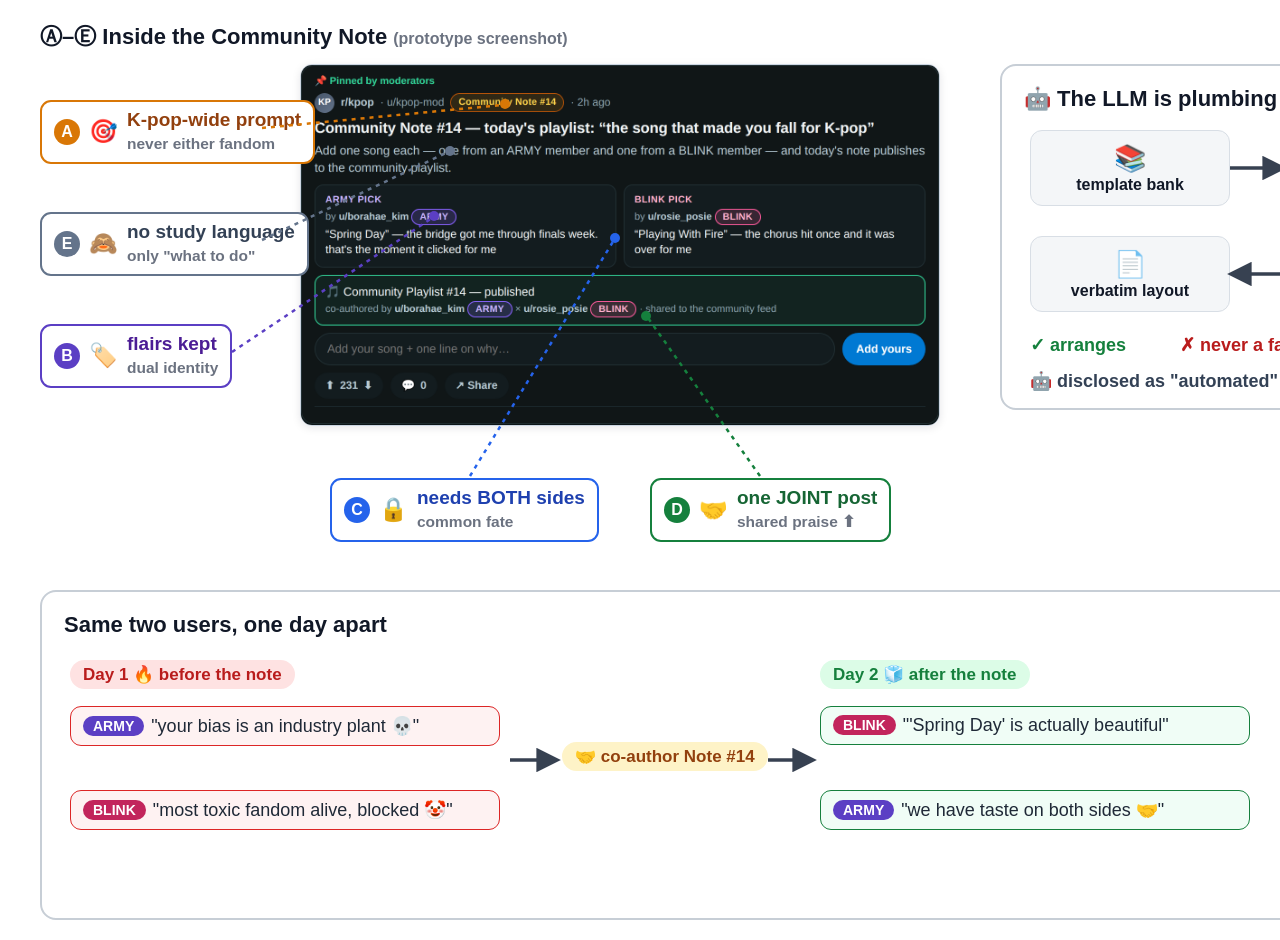
<file: figures/fig2-compose-diagram.html>
<!DOCTYPE html>
<html><head><meta charset="utf-8"><style>
  *{margin:0;padding:0;box-sizing:border-box}
  body{background:#fff;font-family:Helvetica,Arial,sans-serif;width:1560px}
  #fig{position:relative;width:1560px;height:940px;background:#fff}
  .h{position:absolute;font-size:22px;font-weight:800;color:#111827}
  .sub{font-size:16px;font-weight:600;color:#6b7280}
  .shot{position:absolute;border:1.5px solid #cbd5e1;border-radius:12px;box-shadow:0 2px 8px rgba(15,23,42,.10)}
  .call{position:absolute;display:flex;gap:9px;align-items:center;background:#fff;border-radius:11px;
        padding:7px 12px;font-size:19px;line-height:1.2;font-weight:700}
  .call .ic{font-size:23px}
  .call .lab b{display:block;font-size:19px}
  .call .lab span{font-size:15.5px;font-weight:600;color:#6b7280}
  .cA{border:2.5px solid #d97706;color:#92400e}
  .cB{border:2.5px solid #5b3fc4;color:#4c1d95}
  .cC{border:2.5px solid #2563eb;color:#1e40af}
  .cD{border:2.5px solid #15803d;color:#166534}
  .cE{border:2.5px solid #64748b;color:#334155}
  .bad{width:26px;height:26px;border-radius:50%;color:#fff;font-size:16px;font-weight:800;
       display:flex;align-items:center;justify-content:center;flex:0 0 26px}
  .panel{position:absolute;background:#fff;border:2px solid #c7ced6;border-radius:16px}
  .node{position:absolute;width:200px;height:76px;border-radius:12px;background:#f4f6f8;border:1.5px solid #d8dee5;
        display:flex;flex-direction:column;align-items:center;justify-content:center;gap:2px}
  .node .i{font-size:26px}.node .t{font-size:16px;font-weight:700;color:#111827}
  .rule{position:absolute;font-size:18px;font-weight:700}
  .ok{color:#15803d}.no{color:#b91c1c}
  .bub{position:absolute;border-radius:11px;padding:8px 12px;font-size:18px;color:#1f2937;width:430px}
  .r1{background:#fef2f2;border:1.5px solid #dc2626}
  .g1{background:#f0fdf6;border:1.5px solid #15803d}
  .chip{display:inline-block;padding:2px 10px;border-radius:999px;color:#fff;font-size:14px;font-weight:800;margin-right:7px;vertical-align:1px}
  .army{background:#5b3fc4}.blink{background:#c2255c}
  .daytag{position:absolute;font-size:17px;font-weight:800;padding:4px 13px;border-radius:999px}
  .hotT{background:#fee2e2;color:#b91c1c}.coolT{background:#dcfce7;color:#15803d}
  .bigtemp{position:absolute;font-size:44px}
  svg.overlay{position:absolute;inset:0;width:100%;height:100%;pointer-events:none}
  .lead{stroke-width:2.5;fill:none;stroke-dasharray:4 5}
  .flow{stroke:#374151;stroke-width:3.5;fill:none}
</style></head><body>
<div id="fig">

  <!-- ===== LEFT: anatomy over the real screenshot ===== -->
  <div class="h" style="left:40px;top:22px">Ⓐ–Ⓔ Inside the Community Note <span class="sub">(prototype screenshot)</span></div>
  <img class="shot" src="shots/s4-copublished.png" style="left:300px;top:64px;width:640px">

  <div class="call cA" style="left:40px;top:100px"><span class="bad" style="background:#d97706">A</span><span class="ic">🎯</span><span class="lab"><b>K-pop-wide prompt</b><span>never either fandom</span></span></div>
  <div class="call cE" style="left:40px;top:212px"><span class="bad" style="background:#64748b">E</span><span class="ic">🙈</span><span class="lab"><b>no study language</b><span>only "what to do"</span></span></div>
  <div class="call cB" style="left:40px;top:324px"><span class="bad" style="background:#5b3fc4">B</span><span class="ic">🏷️</span><span class="lab"><b>flairs kept</b><span>dual identity</span></span></div>
  <div class="call cC" style="left:330px;top:478px"><span class="bad" style="background:#2563eb">C</span><span class="ic">🔒</span><span class="lab"><b>needs BOTH sides</b><span>common fate</span></span></div>
  <div class="call cD" style="left:650px;top:478px"><span class="bad" style="background:#15803d">D</span><span class="ic">🤝</span><span class="lab"><b>one JOINT post</b><span>shared praise ⬆</span></span></div>

  <!-- ===== RIGHT TOP: LLM pipeline ===== -->
  <div class="panel" style="left:1000px;top:64px;width:520px;height:346px"></div>
  <div class="h" style="left:1024px;top:86px">🤖 The LLM is plumbing <span class="sub">— never a participant</span></div>
  <div class="node" style="left:1030px;top:130px"><span class="i">📚</span><span class="t">template bank</span></div>
  <div class="node" style="left:1284px;top:130px"><span class="i">🛡️</span><span class="t">screen framing</span></div>
  <div class="node" style="left:1284px;top:236px"><span class="i">🔀</span><span class="t">pair across flairs</span></div>
  <div class="node" style="left:1030px;top:236px"><span class="i">📄</span><span class="t">verbatim layout</span></div>
  <div class="rule ok" style="left:1030px;top:334px">✓ arranges</div>
  <div class="rule no" style="left:1180px;top:334px">✗ never a fan</div>
  <div class="rule no" style="left:1345px;top:334px">✗ never rewrites</div>
  <div class="rule" style="left:1030px;top:370px;color:#334155">🤖 disclosed as "automated"</div>

  <!-- ===== BOTTOM: evidence pair, full width, Day 1 -> Day 2 ===== -->
  <div class="panel" style="left:40px;top:590px;width:1480px;height:330px"></div>
  <div class="h" style="left:64px;top:612px">Same two users, one day apart</div>
  <div class="daytag hotT" style="left:70px;top:660px">Day 1 🔥 before the note</div>
  <div class="bub r1" style="left:70px;top:706px"><span class="chip army">ARMY</span>"your bias is an industry plant 💀"</div>
  <div class="bub r1" style="left:70px;top:790px"><span class="chip blink">BLINK</span>"most toxic fandom alive, blocked 🤡"</div>
  <div class="daytag" style="left:562px;top:742px;background:#fef3c7;color:#92400e">🤝 co-author Note #14</div>
  <div class="daytag coolT" style="left:820px;top:660px">Day 2 🧊 after the note</div>
  <div class="bub g1" style="left:820px;top:706px"><span class="chip blink">BLINK</span>"'Spring Day' is actually beautiful"</div>
  <div class="bub g1" style="left:820px;top:790px"><span class="chip army">ARMY</span>"we have taste on both sides 🤝"</div>
  <div class="bigtemp" style="left:1330px;top:730px">🔥 → 🧊</div>

  <!-- ===== overlay lines ===== -->
  <svg class="overlay">
    <defs><marker id="a" viewBox="0 0 10 10" refX="8" refY="5" markerWidth="7" markerHeight="7" orient="auto-start-reverse">
      <path d="M0,0 L10,5 L0,10 z" fill="#374151"/></marker></defs>
    <!-- anatomy leaders -->
    <path class="lead" stroke="#d97706" d="M262,128 L502,105"/><circle fill="#d97706" cx="505" cy="104" r="5"/>
    <path class="lead" stroke="#64748b" d="M262,240 L448,152"/><circle fill="#64748b" cx="450" cy="151" r="5"/>
    <path class="lead" stroke="#5b3fc4" d="M232,352 L432,218"/><circle fill="#5b3fc4" cx="434" cy="216" r="5"/>
    <path class="lead" stroke="#2563eb" d="M470,476 L614,240"/><circle fill="#2563eb" cx="615" cy="238" r="5"/>
    <path class="lead" stroke="#15803d" d="M760,476 L648,318"/><circle fill="#15803d" cx="646" cy="316" r="5"/>
    <!-- pipeline arrows -->
    <path class="flow" d="M1230,168 H1282" marker-end="url(#a)"/>
    <path class="flow" d="M1384,206 V234" marker-end="url(#a)"/>
    <path class="flow" d="M1282,274 H1232" marker-end="url(#a)"/>
    <!-- evidence arrow: Day1 -> Day2 -->
    <path class="flow" d="M510,760 H556" marker-end="url(#a)"/>
    <path class="flow" d="M768,760 H812" marker-end="url(#a)"/>
  </svg>
</div>
</body></html>
</file>
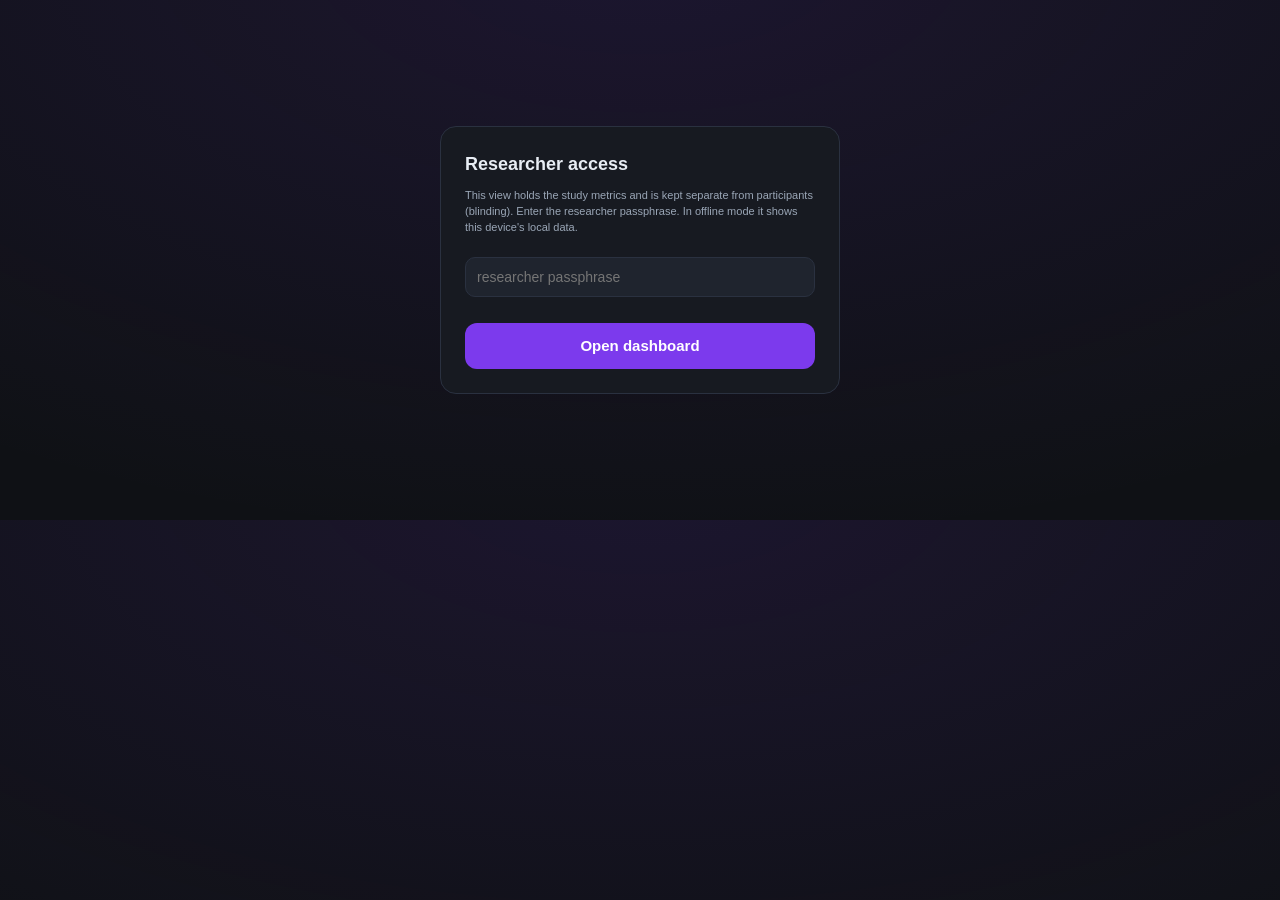
<file: public/dashboard.html>
<!DOCTYPE html>
<html lang="en">
<head>
<meta charset="UTF-8" />
<meta name="viewport" content="width=device-width, initial-scale=1.0" />
<title>DefuseLab — Researcher Dashboard</title>
<link rel="icon" href="data:," />
<link rel="stylesheet" href="assets/ui.css?v=4" />
<style>
  .checks{display:flex;gap:10px;flex-wrap:wrap;margin-top:8px}
  .rq{border:1.5px dashed var(--line);border-radius:10px;padding:8px 12px;font-size:12.5px;color:var(--mut)}
  .rq.ok{border-color:var(--good);color:var(--good)}
  .rq.bad{border-color:#ef4444;color:#fca5a5}
  .cohortrow{display:flex;gap:8px;align-items:center;flex-wrap:wrap;margin-top:8px}
  .cohortrow input,.cohortrow select{background:var(--panel2,#131c1f);color:inherit;border:1px solid var(--line);border-radius:8px;padding:7px 10px;font:inherit;font-size:12.5px}
  .daybtn{padding:5px 10px;font-size:12px}
  .msgfilters{display:flex;gap:8px;align-items:center;flex-wrap:wrap;margin:10px 0 4px}
  .msgfilters select,.msgfilters input{background:var(--panel2,#131c1f);color:inherit;border:1px solid var(--line);border-radius:8px;padding:6px 9px;font:inherit;font-size:12.5px}
  .msgfilters input{min-width:190px}
  .msgwrap{overflow-x:auto;max-height:540px;overflow-y:auto;border:1px solid var(--line);border-radius:10px;margin-top:6px}
  .msgwrap thead th{position:sticky;top:0;background:var(--panel,#101617);z-index:2}
  .toxpill{display:inline-block;min-width:34px;text-align:center;border-radius:999px;padding:2px 8px;font-weight:800;font-size:12px;border:1px solid currentColor}
  #msg-table td.msgtext{white-space:normal;max-width:560px;overflow-wrap:anywhere}
</style>
</head>
<body>

<!-- ===================== GATE ===================== -->
<div id="gate-wrap">
  <div class="gate">
    <h2>Researcher access</h2>
    <p class="muted tiny">This view holds the study metrics and is kept separate from participants
      (blinding). Enter the researcher passphrase. In offline mode it shows this device's local data.</p>
    <input type="password" id="pass" placeholder="researcher passphrase" />
    <div class="err" id="gate-err"></div>
    <button class="btn" id="gate-go">Open dashboard</button>
  </div>
</div>

<!-- ===================== DASHBOARD ===================== -->
<div class="dash" id="dash" hidden>
  <div class="dash-hd">
    <h1>DefuseLab · Study 1 — Researcher Dashboard</h1>
    <span class="pill" id="mode-pill">…</span>
    <span class="pill" id="n-pill">—</span>
  </div>
  <div class="muted tiny">Protocol v3.1 · <b>2 arms</b> (EXPT community note · CTRL inert poll) × <b>2 days</b> · cohort group sessions. The feature fires <b>inside Day 1</b>; Day 2 tests persistence.
    Meters are transparent demo heuristics — each labelled with the <b>validated instrument + source paper</b> it stands in for.</div>

  <div class="toolbar">
    <button class="btn ghost sm" id="btn-refresh">↻ Refresh</button>
    <button class="btn ghost sm" id="btn-rescore" title="Re-grade every stored message (LLM-graded when LLM_API_KEY is set, wordlists otherwise)">♻ Rescore</button>
    <button class="btn ghost sm" id="btn-csv">⇩ Sessions CSV</button>
    <button class="btn ghost sm" id="btn-msgcsv">⇩ Messages CSV</button>
    <button class="btn ghost sm" id="btn-svcsv" title="One row per participant x instrument, one column per item id">⇩ Surveys CSV</button>
    <button class="btn ghost sm" id="btn-json">⇩ Export JSON</button>
  </div>

  <!-- cohorts (backend mode) -->
  <div class="card" id="cohort-card" hidden>
    <h3>Cohorts — create, advance the day, close</h3>
    <div class="cohortrow">
      <input id="co-code" placeholder="code e.g. PILOT1" maxlength="12" style="text-transform:uppercase"/>
      <input id="co-label" placeholder="label (optional)" maxlength="40"/>
      <select id="co-lang"><option value="en">EN</option><option value="zh">中文</option></select>
      <select id="co-arm"><option value="EXPT">EXPT (whole group)</option><option value="CTRL">CTRL (whole group)</option><option value="MIXED">MIXED (split within group)</option></select>
      <button class="btn ghost sm" id="co-create">＋ Create cohort</button>
      <span class="err tiny" id="co-err"></span>
    </div>
    <table class="sesstable" id="cohort-table" style="margin-top:10px"></table>
    <div class="muted tiny" style="margin-top:6px">Advancing the day re-seeds that day's discussion prompts. Participants join with the cohort code at
      <code>study.html</code>; on Day 2 they also enter the personal rejoin code issued on Day 1.</div>
  </div>

  <!-- operational gates -->
  <div class="card" style="margin-top:14px">
    <h3>Operational go/no-go gates — computed from live data</h3>
    <div class="cite">Pre-registered <b>run-time checks</b> (Ray's G1–G3): they decide whether a day is ready to advance,
      and are <b>not</b> evidence for the hypothesis. The feature fires inside Day 1, so the reported effect is the
      <b>condition × phase</b> contrast (pre-task vs post-task, both arms triggered alike), never a within-arm drop;
      Day 2 tests whether it persists.</div>
    <div class="checks" id="checks"></div>
  </div>

  <!-- per-group trajectories -->
  <div class="card" style="margin-top:14px">
    <h3>By group — toxicity per cohort × day</h3>
    <div class="cite">Each whole-group cohort is one cluster, so this is the level the design varies at.
      Read the EXPT and CTRL groups of the same language side by side.</div>
    <div style="overflow-x:auto"><table class="sesstable" id="group-table"></table></div>
  </div>

  <!-- Day 1: pre-task vs post-task (the treatment contrast) -->
  <div class="card" style="margin-top:14px">
    <h3>Day 1 — toxicity before vs after the task block</h3>
    <div class="cite">This is the <b>condition × phase</b> contrast the effect is identified by: both arms are
      triggered at the same point, so novelty and regression toward the mean are shared. Read EXPT's drop
      <i>relative to</i> CTRL's, never on its own.</div>
    <div class="cmp" id="cmp-phase"></div>
  </div>

  <!-- primary outcome by arm × day -->
  <div class="card" style="margin-top:14px">
    <h3>Persistence — toxicity rate by arm × day</h3>
    <div class="cite">Perspective API + Coe et&nbsp;al. 2014 incivility codebook + validated K-pop lexicon · <b>H1</b> · (demo heuristic until rescoring)</div>
    <div class="cmp" id="cmp"></div>
  </div>

  <!-- mechanism table -->
  <div class="card" style="margin-top:14px">
    <h3>By arm × day — messages, toxicity, we/they, dose</h3>
    <div style="overflow-x:auto"><table class="sesstable" id="mech-table"></table></div>
  </div>

  <!-- per-message toxicity -->
  <div class="card" style="margin-top:14px">
    <h3>Messages — toxicity per message</h3>
    <div class="cite">Every stored post &amp; reply with its own 0–100 score · seeds are marked · use ⇩ Messages CSV for the full text export</div>
    <div class="msgfilters">
      <select id="mf-cohort"><option value="">all cohorts</option></select>
      <select id="mf-arm"><option value="">both arms</option><option value="EXPT">EXPT</option><option value="CTRL">CTRL</option></select>
      <select id="mf-day"><option value="">all days</option><option value="1">Day 1</option><option value="2">Day 2</option></select>
      <select id="mf-src"><option value="part">participants only</option><option value="all">include seed prompts</option></select>
      <select id="mf-sort"><option value="tox">most toxic first</option><option value="new">newest first</option><option value="old">oldest first</option></select>
      <input id="mf-q" placeholder="search text or handle…" />
      <span class="muted tiny" id="mf-count"></span>
    </div>
    <div class="msgwrap"><table class="sesstable" id="msg-table"></table></div>
  </div>

  <!-- sessions -->
  <div class="card" style="margin-top:14px">
    <h3>Sessions</h3>
    <div style="overflow-x:auto"><table class="sesstable" id="sess-table"></table></div>
  </div>

  <div class="foot">Prototype dashboard · toxicity here is a keyword heuristic; the study rescores stored pre-moderation text with the validated instruments (MEASURES.md).</div>
</div>

<script src="assets/config.js?v=4"></script>
<script>
const $ = (s)=>document.querySelector(s);
const CFG = window.STUDY_CONFIG || {};
const BACKEND = (new URLSearchParams(location.search).get("backend") || CFG.BACKEND_URL || "").replace(/\/$/,"");
const hasBackend = !!BACKEND;
let TOKEN = "";
const ARMS = ["EXPT","CTRL"], DAYS=[1,2];

async function call(path, opts={}){
  const r = await fetch(BACKEND+path, { method: opts.method||"GET",
    headers: Object.assign({ "content-type":"application/json", authorization:"Bearer "+TOKEN }, opts.headers||{}),
    body: opts.body? JSON.stringify(opts.body): undefined });
  const data = await r.json().catch(()=>({}));
  if(!r.ok) throw Object.assign(new Error(data.error||("http "+r.status)), {status:r.status});
  return data;
}

/* -------- gate -------- */
$("#gate-go").onclick = openDash;
$("#pass").addEventListener("keydown", e=>{ if(e.key==="Enter") openDash(); });
async function openDash(){
  const pass = $("#pass").value.trim();
  if(!pass){ $("#gate-err").textContent = "Enter the passphrase."; return; }
  TOKEN = pass;
  if(!hasBackend){ $("#gate-err").textContent = "No BACKEND_URL configured (assets/config.js) — deploy the backend first, or use ?backend=http://127.0.0.1:8787 for local dev."; return; }
  try{
    const sum = await call("/api/dashboard/summary");
    $("#gate-wrap").hidden = true; $("#dash").hidden = false; $("#cohort-card").hidden = false;
    renderAll(sum);
  }catch(e){
    $("#gate-err").textContent = (e.status===401||e.status===403) ? "Wrong passphrase." : "Could not load ("+(e.message||"error")+").";
  }
}

/* -------- render -------- */
const pct = (v)=> v==null? "—" : Math.round(v*100);
const band = (v)=> v>0.6?"var(--hot)":v>0.33?"var(--warm)":"var(--cool)";

function renderAll(sum){
  $("#mode-pill").textContent = "LIVE · backend"; $("#mode-pill").className = "pill live";
  $("#n-pill").textContent = (sum.totals? sum.totals.sessions:0) + " sessions";

  // cohorts
  const ct = $("#cohort-table");
  const cs = sum.cohorts||[];
  // v3.2 order: the task runs inside the day, surveys END each day. Day 1 walks
  // free -> task -> survey1; Day 2 walks free -> survey2. Advancing off 'task' also
  // resolves unpaired contributions with labelled system samples (server-side sweep).
  const PHASES = ["free","task","survey1","survey2","done"];
  ct.innerHTML = `<tr><th>Code</th><th>Label</th><th>Lang</th><th>Arm</th><th>Day</th><th>Phase</th><th>Status</th><th>Advance</th></tr>` +
    (cs.length? cs.map(c=>`<tr><td><b>${c.id}</b></td><td>${c.label||""}</td><td>${c.language}</td>
      <td>${c.arm && c.arm!=="MIXED" ? `<span class="pill ${c.arm==="EXPT"?"live":""}" style="font-size:10px">${c.arm}</span>` : `<span class="muted tiny">mixed</span>`}</td><td>Day ${c.day}</td>
      <td><b>${c.phase||"free"}</b></td><td>${c.status}</td>
      <td>${[1,2].map(d=>`<button class="btn ghost sm daybtn" data-code="${c.id}" data-day="${d}" ${c.day===d?"disabled":""}>Day ${d}</button>`).join(" ")}
      <button class="btn ghost sm daybtn" data-close="${c.id}" style="color:#fca5a5">close</button>
      <div style="margin-top:6px">${PHASES.map(p=>`<button class="btn ghost sm daybtn" data-phcode="${c.id}" data-phase="${p}" ${(c.phase||"free")===p?"disabled":""}>${p}</button>`).join(" ")}</div></td></tr>`).join("")
    : `<tr><td colspan="8" class="muted">No cohorts yet — create one above, share the code with participants.</td></tr>`);
  ct.querySelectorAll("[data-phase]").forEach(b=> b.onclick = async ()=>{ await call("/api/dashboard/cohort/phase",{method:"POST",body:{code:b.dataset.phcode, phase:b.dataset.phase}}); refresh(); });
  ct.querySelectorAll("[data-day]").forEach(b=> b.onclick = async ()=>{ await call("/api/dashboard/cohort/day",{method:"POST",body:{code:b.dataset.code, day:+b.dataset.day}}); refresh(); });
  ct.querySelectorAll("[data-close]").forEach(b=> b.onclick = async ()=>{ if(confirm("Close cohort "+b.dataset.close+"?")){ await call("/api/dashboard/cohort/close",{method:"POST",body:{code:b.dataset.close}}); refresh(); } });

  // operational go/no-go gates (NOT evidence — see the note in the card)
  const ch = sum.checks||{};
  const lab = { R1:"G1 — baseline HIGH before the task, Day 1 (both arms ≥55)", R2:"G2 — control STAYS high after its inert feature (≥50)", R3:"G3 — drop ONLY after the community note (EXPT ≤35 & CTRL ≥50, post-task)" };
  $("#checks").innerHTML = ["R1","R2","R3"].map(k=>{
    const v = ch[k];
    return `<div class="rq ${v===true?"ok":v===false?"bad":""}">${v===true?"✓":v===false?"✗":"•"} ${lab[k]}</div>`;
  }).join("");

  // per-group trajectories (each whole-group cohort is a cluster)
  const G = sum.byCohortDay||{};
  const meta = Object.fromEntries((sum.cohorts||[]).map(c=>[c.id,c]));
  const gids = Object.keys(G).sort((a,b)=>(meta[a]?.language||"").localeCompare(meta[b]?.language||"") || a.localeCompare(b));
  $("#group-table").innerHTML = `<tr><th>Group</th><th>Lang</th><th>Arm</th><th>Day 1</th><th>Day 2</th><th>Δ Day1→2</th></tr>` +
    (gids.length? gids.map(id=>{
      const g=G[id], c=meta[id]||{}, arm=(g[1]||g[2]||{}).arm||c.arm||"—";
      const cellOf=d=>{ const x=g[d]; return x&&x.toxRate!=null? `<span class="toxpill" style="color:${band(x.toxRate)}">${Math.round(x.toxRate*100)}</span> <span class="muted tiny">n=${x.msgs}</span>` : `<span class="muted">—</span>`; };
      const d1=g[1]&&g[1].toxRate, d2=g[2]&&g[2].toxRate;
      const delta = d1!=null&&d2!=null ? `${d2-d1>0?"+":""}${Math.round((d2-d1)*100)}` : "—";
      return `<tr><td><b>${id}</b></td><td>${c.language||""}</td><td>${arm}</td>
        <td>${cellOf(1)}</td><td>${cellOf(2)}</td><td>${delta}</td></tr>`;
    }).join("") : `<tr><td colspan="6" class="muted">No messages yet.</td></tr>`);

  // Day 1 phase contrast (pre-task vs post-task)
  const P = sum.byArmPhase||{};
  const cp = $("#cmp-phase"); cp.innerHTML = "";
  [["pre","before task"],["post","after task"]].forEach(([k,lbl])=> ARMS.forEach(a=>{
    const b=(P[a]||{})[k]||{}; const v=b.toxRate;
    const row=document.createElement("div"); row.className="cmprow";
    row.innerHTML = `<span class="k">${a} · ${lbl}</span>
      <span class="bar"><span style="width:${v==null?0:Math.round(v*100)}%;background:${v==null?'var(--line)':band(v)}"></span></span>
      <span class="pv">${pct(v)}</span>`;
    cp.appendChild(row);
  }));

  // toxicity by arm × day (Day 1 -> Day 2 persistence)
  const A = sum.byArmDay||{};
  const cmp = $("#cmp"); cmp.innerHTML = "";
  DAYS.forEach(d=> ARMS.forEach(a=>{
    const b=(A[a]||{})[d]||{}; const v=b.toxRate;
    const row=document.createElement("div"); row.className="cmprow";
    row.innerHTML = `<span class="k">${a==="EXPT"?"EXPT":"CTRL"} · Day ${d}</span>
      <span class="bar"><span style="width:${v==null?0:Math.round(v*100)}%;background:${v==null?'var(--line)':band(v)}"></span></span>
      <span class="pv">${pct(v)}</span>`;
    cmp.appendChild(row);
  }));

  // mechanism table
  $("#mech-table").innerHTML =
    `<tr><th>Arm</th><th>Day</th><th>Sessions</th><th>Msgs</th><th>Tox %</th><th>we share %</th><th>Cross</th><th>Live-paired</th><th>Filler</th><th>Poll votes</th></tr>` +
    ARMS.map(a=>DAYS.map(d=>{ const b=(A[a]||{})[d]||{};
      return `<tr><td><b>${a}</b></td><td>${d}</td><td>${b.sessions||0}</td><td>${b.msgs||0}</td><td>${pct(b.toxRate)}</td><td>${b.weShare==null?"—":pct(b.weShare)}</td><td>${b.cross||0}</td><td>${a==="EXPT"?(b.livePaired||0):"—"}</td><td>${a==="EXPT"?(b.filler||0):"—"}</td><td>${a==="CTRL"?(b.pollVotes||0):"—"}</td></tr>`;
    }).join("")).join("");

  loadSessions();
}
async function loadSessions(){
  const d = await call("/api/dashboard/sessions");
  const evByS={}; (d.events||[]).forEach(e=>{(evByS[e.session_id]=evByS[e.session_id]||[]).push(e);});
  $("#sess-table").innerHTML =
    `<tr><th>Session</th><th>Cohort</th><th>Day</th><th>Arm</th><th>Fandom</th><th>Handle</th><th>Msgs</th><th>Mean tox %</th></tr>` +
    (d.sessions||[]).map(s=>{
      const evs=(evByS[s.id]||[]).filter(e=>e.type==="post"||e.type==="comment");
      const tox=evs.length? Math.round(100*evs.reduce((a,e)=>a+(e.toxicity||0),0)/evs.length):"—";
      const part=(d.participants||[]).find(p=>p.id===s.participant_id)||{};
      return `<tr><td class="tiny">${(s.id||"").slice(0,12)}…</td><td>${s.cohort_id||""}</td><td>${s.day||""}</td><td><b>${s.arm}</b></td><td>${s.flair||""}</td><td class="tiny">${part.handle||""}</td><td>${evs.length}</td><td>${tox}</td></tr>`;
    }).join("") || `<tr><td colspan="8" class="muted">No sessions yet.</td></tr>`;
  window.__export = d;
  populateMsgFilters(d);
  renderMessages();
}

/* -------- per-message toxicity -------- */
const esc = (s)=>String(s==null?"":s).replace(/[&<>"]/g, c=>({"&":"&amp;","<":"&lt;",">":"&gt;",'"':"&quot;"}[c]));
const msgRows = ()=> ((window.__export||{}).events||[]).filter(e=>e.type==="post"||e.type==="comment");
const stamp = (ms)=>{ const t=new Date(ms||0); const p=(n)=>String(n).padStart(2,"0"); return `${t.getMonth()+1}/${t.getDate()} ${p(t.getHours())}:${p(t.getMinutes())}`; };
function populateMsgFilters(d){
  const sel=$("#mf-cohort"), keep=sel.value;
  const cohorts=[...new Set(msgRows().map(e=>e.cohort_id).filter(Boolean))].sort();
  sel.innerHTML = `<option value="">all cohorts</option>`+cohorts.map(c=>`<option value="${esc(c)}"${c===keep?" selected":""}>${esc(c)}</option>`).join("");
}
function filteredMsgs(){
  const co=$("#mf-cohort").value, arm=$("#mf-arm").value, day=$("#mf-day").value;
  const q=$("#mf-q").value.trim().toLowerCase(), sort=$("#mf-sort").value;
  const src=$("#mf-src").value;
  let rows = msgRows().filter(e=>
    (src==="all" || e.session_id) &&
    (!co || e.cohort_id===co) && (!arm || e.arm===arm) && (!day || String(e.day)===day) &&
    (!q || String(e.text_raw||"").toLowerCase().includes(q) || String(e.author||"").toLowerCase().includes(q)));
  rows.sort(sort==="tox" ? (a,b)=>(b.toxicity||0)-(a.toxicity||0)
       : sort==="new" ? (a,b)=>b.created_at-a.created_at : (a,b)=>a.created_at-b.created_at);
  return rows;
}
function renderMessages(){
  const rows = filteredMsgs();
  const mean = rows.length ? Math.round(100*rows.reduce((a,e)=>a+(e.toxicity||0),0)/rows.length) : null;
  $("#mf-count").textContent = rows.length
    ? `${rows.length} messages · mean ${mean}${$("#mf-src").value==="part"?" (participant messages — same basis as the chart above)":" (incl. seed prompts, which the chart above excludes)"}`
    : "no messages match";
  $("#msg-table").innerHTML =
    `<thead><tr><th>Tox</th><th>When</th><th>Cohort</th><th>Day</th><th>Arm</th><th>Fandom</th><th>Handle</th><th>Message</th><th>we/they</th></tr></thead><tbody>` +
    (rows.map(e=>{
      const v=e.toxicity||0, seed=!e.session_id;
      return `<tr><td><span class="toxpill" style="color:${band(v)}">${Math.round(v*100)}</span></td>` +
        `<td class="tiny">${stamp(e.created_at)}</td><td>${esc(e.cohort_id||"")}</td><td>${e.day||""}</td>` +
        `<td><b>${esc(e.arm||"")}</b></td><td>${esc(e.flair||"")}</td>` +
        `<td class="tiny">${esc(e.author||"")}${seed?' <span class="muted">·seed</span>':""}</td>` +
        `<td class="msgtext">${esc(e.text_raw||"")}</td><td class="tiny">${e.we||0}/${e.they||0}</td></tr>`;
    }).join("") || `<tr><td colspan="9" class="muted">No messages yet.</td></tr>`) + `</tbody>`;
}
["#mf-cohort","#mf-arm","#mf-day","#mf-sort","#mf-src"].forEach(s=>$(s).onchange=renderMessages);
$("#mf-q").oninput = renderMessages;

/* -------- toolbar + cohort admin -------- */
async function refresh(){ renderAll(await call("/api/dashboard/summary")); }
$("#btn-refresh").onclick = refresh;
$("#btn-rescore").onclick = async ()=>{
  const b = $("#btn-rescore"); b.disabled = true; b.textContent = "♻ Rescoring…";
  try{
    let offset=0, total=0, mode="", llmOk=0;
    for(;;){
      const r = await call("/api/dashboard/rescore", {method:"POST", body:{offset}});
      mode=r.mode; total=r.total; offset=r.nextOffset; llmOk+=(r.llmScored||0);
      b.textContent = `♻ ${Math.min(offset,total)}/${total} (${mode})`;
      if(r.done || !r.processed) break;
    }
    // Report how many rows the MODEL actually scored, not just which scorer was attempted:
    // mode "llm" with 0 graded means the model is unreachable and every score is wordlist.
    b.textContent = mode==="llm"
      ? `♻ ${total} rescored · model graded ${llmOk}/${total}`
      : `♻ ${total} rescored (wordlist — no LLM key)`;
    if(mode==="llm" && llmOk===0 && total>0)
      alert("The model graded 0 of "+total+" messages.\n\nEvery score you see is the keyword fallback, not the LLM. Check LLM_API_KEY and LLM_BASE_URL on the Worker — an international key will not authenticate against the mainland endpoint, or vice versa.");
    await refresh();
  }
  catch(e){ b.textContent = "♻ Rescore failed"; }
  setTimeout(()=>{ b.textContent = "♻ Rescore"; b.disabled = false; }, 4000);
};
$("#co-create").onclick = async ()=>{
  $("#co-err").textContent="";
  try{ await call("/api/dashboard/cohort",{method:"POST",body:{code:$("#co-code").value.trim(), label:$("#co-label").value.trim(), language:$("#co-lang").value, arm:$("#co-arm").value}}); $("#co-code").value=""; refresh(); }
  catch(e){ $("#co-err").textContent = e.message==="bad_code"? "Code must be 3–12 letters/numbers." : (e.message||"error"); }
};
$("#btn-json").onclick = ()=> download("defuselab-data.json", JSON.stringify(window.__export||{},null,2), "application/json");
$("#btn-csv").onclick = ()=>{
  const d = window.__export||{}; const evByS={}; (d.events||[]).forEach(e=>{(evByS[e.session_id]=evByS[e.session_id]||[]).push(e);});
  let csv="session_id,cohort,day,arm,fandom,messages,mean_toxicity\n";
  (d.sessions||[]).forEach(s=>{ const evs=(evByS[s.id]||[]).filter(e=>e.type==="post"||e.type==="comment");
    const tox=evs.length?(evs.reduce((a,e)=>a+(e.toxicity||0),0)/evs.length).toFixed(3):"";
    csv+=`${s.id},${s.cohort_id||""},${s.day||""},${s.arm},${s.flair||""},${evs.length},${tox}\n`; });
  download("defuselab-sessions.csv", csv, "text/csv");
};
$("#btn-msgcsv").onclick = ()=>{
  const q = (s)=>`"${String(s==null?"":s).replace(/"/g,'""').replace(/\r?\n/g," ")}"`;
  // phase is the treatment contrast in the two-day design (pre-task vs post-task within
  // Day 1), so it has to travel with the messages or the analysis cannot be done from
  // this file. Rows written before the column existed export as "" and count as pre-task.
  let csv="event_id,cohort,day,phase,arm,fandom,handle,type,is_seed,toxicity_0_100,we,they,thread_id,created_at_iso,text_raw\n";
  filteredMsgs().forEach(e=>{ csv += [e.id,e.cohort_id,e.day,e.phase||"",e.arm,e.flair,e.author,e.type,e.session_id?0:1,
    Math.round((e.toxicity||0)*100),e.we||0,e.they||0,e.thread_id,new Date(e.created_at||0).toISOString()].map(q).join(",")
    + "," + q(e.text_raw) + "\n"; });
  download("defuselab-messages.csv", csv, "text/csv");
};
/* Surveys CSV: one row per participant x instrument, one column per item id. 7.1 and 7.2
   (back_shared_community / back_own_fandom) stay separate columns — the protocol is explicit
   that they jointly operationalise dual identity and must never be averaged. */
$("#btn-svcsv").onclick = ()=>{
  const d = window.__export||{}; const rows = d.surveys||[];
  if(!rows.length){ alert("No survey responses yet."); return; }
  const sessById = Object.fromEntries((d.sessions||[]).map(s=>[s.id,s]));
  const partById = Object.fromEntries((d.participants||[]).map(p=>[p.id,p]));
  const parsed = rows.map(r=>{ let a={}; try{ a=JSON.parse(r.payload_json||"{}"); }catch{} 
    const s=sessById[r.session_id]||{}, p=partById[s.participant_id]||{};
    return {r,a,s,p}; });
  const ids=[...new Set(parsed.flatMap(x=>Object.keys(x.a)))].sort();
  const q=(v)=>`"${String(v==null?"":v).replace(/"/g,'""').replace(/\r?\n/g," ")}"`;
  let csv=["participant_id","handle","cohort","day","arm","fandom","instrument","submitted_at_iso",...ids].join(",")+"\n";
  parsed.forEach(({r,a,s,p})=>{ csv += [s.participant_id,p.handle,s.cohort_id,s.day,s.arm,s.flair,r.instrument,
    new Date(r.created_at||0).toISOString(),...ids.map(k=>a[k])].map(q).join(",")+"\n"; });
  download("defuselab-surveys.csv", csv, "text/csv");
};
function download(name, text, type){
  // CSVs get a UTF-8 byte-order mark. Without it Excel on Windows reads the file in the
  // system codepage and Chinese posts arrive as mojibake -- the stored text is fine, but
  // the export looks corrupted, which is where the analysis actually starts.
  const csv = String(type).indexOf("csv") >= 0;
  const parts = csv ? ["\uFEFF", text] : [text];
  const blob = new Blob(parts, { type: type + (csv ? ";charset=utf-8" : "") });
  const a=document.createElement("a"); a.href=URL.createObjectURL(blob); a.download=name; a.click(); URL.revokeObjectURL(a.href);
}
</script>
</body>
</html>
</file>
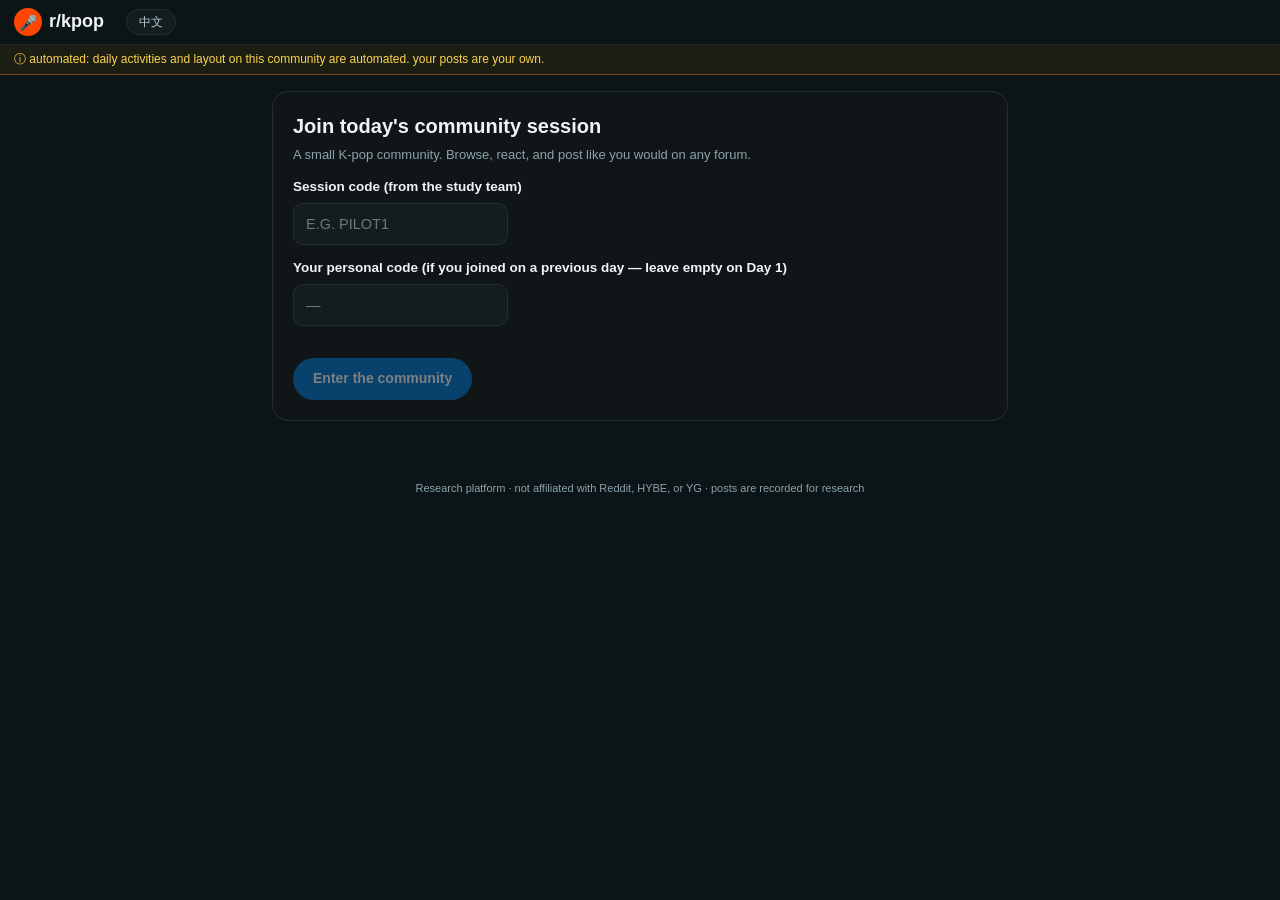
<file: public/study.html>
<!DOCTYPE html>
<html lang="en">
<head>
<meta charset="UTF-8" />
<meta name="viewport" content="width=device-width, initial-scale=1.0" />
<title>r/kpop — community</title>
<link rel="icon" href="data:," />
<style>
  :root{
    --bg:#0b1416; --card:#101617; --card2:#131c1f; --line:#223034; --line2:#1a262a;
    --ink:#f0f4f5; --ink2:#b7cad4; --mut:#8ba2ad;
    --up:#ff4500; --down:#7193ff; --accent:#0079d3; --join:#d93a00; --good:#34d399;
    --army:#8a63ff; --blink:#ff5c9e; --note:#f59e0b;
  }
  *{box-sizing:border-box}
  body{margin:0;background:var(--bg);color:var(--ink);line-height:1.4;
       font-family:-apple-system,BlinkMacSystemFont,"Segoe UI","IBM Plex Sans",Roboto,Helvetica,Arial,sans-serif;font-size:14.5px}
  button{font:inherit;cursor:pointer}
  input,textarea,select{font:inherit;background:var(--card2);color:var(--ink);border:1px solid var(--line);border-radius:10px;padding:10px 12px}
  .wrap{max-width:760px;margin:0 auto;padding:0 12px 40px}
  /* top bar */
  .topnav{position:sticky;top:0;z-index:30;display:flex;align-items:center;gap:12px;
    padding:8px 14px;background:var(--bg);border-bottom:1px solid var(--line2)}
  .logo{display:flex;align-items:center;gap:7px;font-weight:800;font-size:18px}
  .snoo{width:28px;height:28px;border-radius:50%;background:var(--up);display:flex;align-items:center;justify-content:center;font-size:15px}
  .who{margin-left:auto;font-size:12px;color:var(--mut)}
  .flair{font-size:10.5px;font-weight:800;padding:2px 8px;border-radius:999px;letter-spacing:.2px}
  .flair.ARMY{background:rgba(138,99,255,.18);color:#c9b5ff;border:1px solid var(--army)}
  .flair.BLINK{background:rgba(255,92,158,.16);color:#ffb1cd;border:1px solid var(--blink)}
  .flair.SYS{background:rgba(139,162,173,.15);color:#cbd5e1;border:1px solid #475569}
  .flair.NOTE{background:rgba(245,158,11,.14);color:#fcd34d;border:1px solid #b45309}
  /* disclosure */
  .disclose{background:rgba(245,158,11,.07);border-bottom:1px solid rgba(245,158,11,.35);
    padding:6px 14px;font-size:12px;color:#fcd34d}
  /* survey */
  .sv{max-width:640px;margin:0 auto}
  .svprog{color:var(--mut);font-size:12px;margin-bottom:12px}
  .svblock{margin-bottom:22px}
  .svblock>h3{margin:0 0 4px;font-size:15px}
  .svstem{color:var(--mut);font-size:13px;margin-bottom:12px}
  .svitem{margin:16px 0;padding-bottom:4px}
  .svq{font-size:14px;font-weight:600;margin-bottom:8px;line-height:1.45}
  .svq .req{color:#fca5a5}
  .svscale{display:flex;gap:6px;flex-wrap:wrap;align-items:center}
  .svopt{min-width:42px;background:var(--card2);border:1.5px solid var(--line);border-radius:10px;
    color:var(--ink2);padding:9px 12px;font-weight:700;font-size:13px}
  .svopt.on{border-color:var(--accent);color:var(--ink);background:rgba(0,121,211,.14)}
  .svanchor{color:var(--mut);font-size:11.5px}
  .svslider{width:100%;margin:6px 0 2px}
  .svval{font-weight:800;font-size:14px;min-width:34px;display:inline-block;text-align:right}
  .svtext{width:100%;min-height:78px;background:var(--card2);border:1.5px solid var(--line);
    border-radius:10px;color:inherit;padding:10px;font:inherit;font-size:13.5px;resize:vertical}
  .svnav{display:flex;gap:10px;justify-content:flex-end;margin-top:20px}
  .svitem.missing .svq{color:#fca5a5}
  .skiplink{color:var(--mut);font-size:12px;text-decoration:underline dotted}
  .tasknote-input{width:100%;min-height:64px;background:var(--card2);border:1.5px solid var(--line);
    border-radius:10px;color:inherit;padding:10px;font:inherit;font-size:14px;resize:vertical}
  .taskbtn{margin-top:10px;width:100%}
  /* screens */
  .screen{display:none}.screen.on{display:block}
  .panel{background:var(--card);border:1px solid var(--line);border-radius:16px;padding:20px;margin-top:16px}
  .panel h2{margin:0 0 6px;font-size:20px}
  .panel .sub{color:var(--mut);font-size:13px;margin-bottom:14px}
  .field{margin:14px 0}
  .field label{display:block;font-weight:700;font-size:13.5px;margin-bottom:6px}
  .opts{display:flex;gap:8px;flex-wrap:wrap}
  .opt{background:var(--card2);border:1.5px solid var(--line);border-radius:12px;color:var(--ink2);padding:10px 14px;font-weight:600}
  .opt.on{border-color:var(--accent);color:var(--ink);background:rgba(0,121,211,.12)}
  .check{display:flex;gap:9px;align-items:flex-start;font-size:13.5px;color:var(--ink2);margin:12px 0}
  .check input{accent-color:var(--accent);margin-top:2px}
  .consentbox{background:var(--card2);border:1px solid var(--line);border-radius:12px;padding:12px 14px;font-size:13px;color:var(--ink2)}
  .btn{background:var(--accent);border:none;color:#fff;border-radius:999px;padding:11px 20px;font-weight:700;font-size:14px}
  .btn:disabled{opacity:.45;cursor:not-allowed}
  .btn.gold{background:var(--note);color:#3b2a05}
  .btn.ghost{background:var(--card2);border:1px solid var(--line);color:var(--ink)}
  .err{color:#fca5a5;font-size:13px;min-height:18px;margin-top:8px}
  .langbtn{margin-left:10px;background:var(--card2);border:1px solid var(--line);color:var(--ink2);border-radius:999px;padding:4px 12px;font-size:12px}
  .offline-note{font-size:12px;color:var(--mut);border:1px dashed var(--line);border-radius:10px;padding:8px 11px;margin-top:12px}
  /* day banner */
  .daybar{display:flex;align-items:center;gap:10px;background:var(--card);border:1px solid var(--line);
    border-radius:14px;padding:9px 14px;margin-top:14px;font-size:13px;color:var(--ink2)}
  .daybar b{color:var(--ink)}
  .daybar .end{margin-left:auto}
  /* posts */
  .feed{display:flex;flex-direction:column;gap:10px;margin-top:12px}
  .post{background:var(--card);border:1px solid var(--line);border-radius:14px;padding:10px 14px}
  .pmeta{display:flex;align-items:center;gap:7px;font-size:12px;color:var(--mut);flex-wrap:wrap}
  .uav{width:24px;height:24px;border-radius:50%;flex:0 0 24px;display:flex;align-items:center;justify-content:center;color:#fff;font-size:10px;font-weight:800}
  .uav.ARMY{background:linear-gradient(135deg,#5b3bd6,var(--army))}
  .uav.BLINK{background:linear-gradient(135deg,#d63b7e,var(--blink))}
  .uav.SYS{background:linear-gradient(135deg,#475569,#64748b)}
  .pmeta b{color:var(--ink2)}
  .ptext{font-size:14px;margin:6px 0 8px;white-space:pre-wrap;overflow-wrap:anywhere}
  .actions{display:flex;gap:8px;font-size:12px}
  .pillbtn{display:flex;align-items:center;gap:6px;background:var(--card2);border:1px solid transparent;
    color:var(--ink2);border-radius:999px;padding:4px 11px;font-weight:600}
  .pillbtn:hover{border-color:var(--line)}
  .pillbtn.voted{color:var(--up)}
  .cmt{margin:8px 0 0 30px;border-left:2px solid var(--line2);padding:6px 0 0 10px}
  .cmt .cmt{margin-left:14px}
  .cmt .cmt .cmt{margin-left:6px}
  .cactions{margin-top:4px}
  .cactions .pillbtn{font-size:11px;padding:2px 8px}
  .replying{font-size:12px;color:var(--note);margin-top:6px;display:none}
  /* pinned feature cards */
  .pinned{border:1px solid var(--note);border-radius:14px;background:linear-gradient(180deg,rgba(245,158,11,.10),rgba(245,158,11,.02));padding:12px 14px;margin-top:12px}
  .pinned .ph{display:flex;align-items:center;gap:8px;font-weight:800;font-size:13px;color:#fde68a;margin-bottom:4px}
  .pinned .pp{font-size:13.5px;color:var(--ink)}
  .slotwrap{display:grid;grid-template-columns:1fr 1fr;gap:8px;margin:10px 0}
  @media(max-width:560px){.slotwrap{grid-template-columns:1fr}}
  .slot{border:1px dashed var(--line);border-radius:10px;padding:9px 11px;min-height:56px;font-size:12.5px}
  .slot .sh{font-size:10.5px;font-weight:800;margin-bottom:4px}
  .slot.army .sh{color:#c9b5ff}.slot.blink .sh{color:#ffb1cd}
  .slot.filled{border-style:solid;background:var(--card2)}
  .spin{display:inline-block;width:11px;height:11px;border:2px solid var(--line);border-top-color:var(--note);border-radius:50%;animation:spin .8s linear infinite;vertical-align:-1px}
  @keyframes spin{to{transform:rotate(360deg)}}
  .published{margin-top:6px;border:1px solid var(--good);border-radius:10px;padding:9px 11px;background:rgba(52,211,153,.07);font-size:13px}
  .addrow{display:flex;gap:8px;margin-top:8px}
  .addrow input{flex:1;border-radius:999px}
  .pollopt{position:relative;display:block;width:100%;text-align:left;border:1px solid var(--line);border-radius:9px;
    padding:8px 12px;font-size:13.5px;background:var(--card2);color:var(--ink);margin-top:6px;overflow:hidden}
  .pollopt .fillbar{position:absolute;inset:0;width:0;background:rgba(113,147,255,.16);transition:width .5s ease}
  .pollopt span{position:relative}
  .sysnote{font-size:12px;color:var(--mut);border:1px dashed var(--line);border-radius:9px;padding:7px 10px;margin-top:8px}
  /* composer */
  .composer{position:sticky;bottom:0;background:var(--bg);padding:10px 0 14px;border-top:1px solid var(--line2);margin-top:14px}
  .composer .row{display:flex;gap:8px}
  .composer textarea{flex:1;resize:none;min-height:44px;border-radius:12px}
  /* done */
  .rejoin{font-size:22px;font-weight:800;letter-spacing:3px;background:var(--card2);border:1px dashed var(--note);
    color:#fde68a;border-radius:12px;padding:10px 18px;display:inline-block;margin:10px 0}
  footer{max-width:760px;margin:20px auto;padding:0 14px;font-size:11px;color:var(--mut);text-align:center}
</style>
</head>
<body>

<div class="topnav">
  <div class="logo"><div class="snoo">🎤</div><span id="t-brand">r/kpop</span></div>
  <span class="who" id="who" hidden>· <b id="me-handle"></b> <span class="flair" id="me-flair"></span></span>
  <button class="langbtn" id="langbtn">中文</button>
</div>
<div class="disclose" id="disclose"></div>

<div class="wrap">

  <!-- ============ JOIN + CONSENT ============ -->
  <section class="screen on" id="s-join">
    <div class="panel">
      <h2 id="t-join-h"></h2>
      <div class="sub" id="t-join-sub"></div>
      <div class="field"><label id="t-cohort"></label><input id="in-cohort" maxlength="12" style="text-transform:uppercase" placeholder="e.g. PILOT1"/></div>
      <div class="field"><label id="t-rejoin"></label><input id="in-rejoin" maxlength="8" style="text-transform:uppercase" placeholder="—"/></div>
      <div class="err" id="join-err"></div>
      <button class="btn" id="join-go" disabled></button>
      <div class="offline-note" id="offline-note" hidden></div>
    </div>
  </section>

  <!-- ============ SESSION ============ -->
  <section class="screen" id="s-session">
    <div class="daybar"><span id="t-daylab"></span><b id="day-num"></b><button class="btn ghost end" id="finish-btn" style="padding:7px 16px;font-size:13px"></button></div>
    <div id="pinned-mount"></div>
    <div class="feed" id="feed"></div>
    <div class="composer">
      <div class="replying" id="replying"></div>
      <div class="row">
        <textarea id="composer-input"></textarea>
        <button class="btn" id="post-btn"></button>
      </div>
    </div>
  </section>

  <!-- ============ DONE ============ -->
  <!-- survey (blocking: the task block must not start before Survey 1 is submitted) -->
  <section class="screen" id="s-survey">
    <div class="panel sv">
      <h2 id="sv-title"></h2>
      <div class="sub" id="sv-intro"></div>
      <div class="svprog" id="sv-prog"></div>
      <div id="sv-body"></div>
      <div class="err" id="sv-err"></div>
      <div class="svnav">
        <button class="btn ghost" id="sv-back" hidden></button>
        <button class="btn" id="sv-next"></button>
      </div>
    </div>
  </section>

  <!-- blocking task step: shown to EVERY participant when the task block opens, in both
       arms (matched salience — the placebo logic needs the control equally forced). The
       feed is unreachable until they submit or take the timed escape link. -->
  <section class="screen" id="s-task">
    <div class="panel sv">
      <h2 id="task-h"></h2>
      <div class="sub" id="task-sub"></div>
      <div id="task-body"></div>
      <div class="err" id="task-err"></div>
      <div style="margin-top:14px;text-align:center">
        <a href="#" id="task-skip" class="skiplink" hidden></a>
      </div>
    </div>
  </section>

  <!-- waiting between phases -->
  <section class="screen" id="s-wait">
    <div class="panel" style="text-align:center">
      <h2 id="t-wait-h"></h2>
      <div class="sub" id="t-wait-sub"></div>
      <div style="margin-top:16px"><span class="spin"></span></div>
    </div>
  </section>

  <section class="screen" id="s-done">
    <div class="panel" style="text-align:center">
      <h2 id="t-done-h"></h2>
      <div class="sub" id="t-done-sub"></div>
      <div><span class="rejoin" id="rejoin-code"></span></div>
      <div class="sub" id="t-rejoin-keep"></div>
      <div style="margin:14px 0"><button class="btn gold" id="survey-btn" hidden></button></div>
      <div class="consentbox" style="text-align:left"><b id="t-debrief-h"></b> <span id="t-debrief-b"></span></div>
    </div>
  </section>

</div>
<footer id="t-footer"></footer>

<script src="assets/config.js?v=4"></script>
<script src="assets/surveys.js?v=1"></script>
<script>
/* ================================================================== i18n */
const STR = {
  en: {
    brand:"r/kpop", disclose:"ⓘ automated: daily activities and layout on this community are automated. your posts are your own.",
    join_h:"Join today's community session", join_sub:"A small K-pop community. Browse, react, and post like you would on any forum.",
    cohort:"Session code (from the study team)", rejoin:"Your personal code (if you joined on a previous day — leave empty on Day 1)",
    fandom:"Which fandom are you part of?", age:"I confirm I am 18 or older.",
    consent_h:"Consent & what's logged.", consent_b:"This is a research platform. Your posts, reactions, and the text you write are recorded for research, including the original (pre-moderation) wording. You may see uncivil content. Participation is voluntary and you can stop anytime.",
    consent_ok:"I understand and consent.", join_go:"Enter the community",
    offline:"No backend configured — running in single-browser preview mode (open two windows to simulate two participants).",
    daylab:"Day", finish:"Finish today", post:"Post", composer_ph:"add to the discussion…",
    replying_to:"replying to", cancel:"(tap to cancel)",
    note_ph:"your song + one line on why…", note_add:"Add yours", note_pin:"📌 Pinned · Community Note",
    note_wait:"waiting for a fan from the other group to finish this with you…",
    note_you:"you", note_sys:"No live partner was available just now, so a clearly-labelled system-generated sample completed the note. In a live session this comes from a fan in the other group.",
    poll_pin:"📌 Pinned · Daily Poll", published:"published to the community",
    done_h:"That's it for today 🎉", done_sub:"Thanks for taking part. Your personal code (needed to rejoin on the next day):",
    rejoin_keep:"Screenshot or write it down — you'll enter it tomorrow.",
    survey:"📋 Open today's short survey", debrief_h:"About this community.",
    sv_next:"Next", sv_submit:"Submit", sv_prog:"Page {a} of {b}",
    task_note_h:"📌 Community Note", task_note_sub:"Today's community activity. Add your part below — the note publishes once a fan from each group has added theirs.",
    task_poll_h:"📌 Daily Poll", task_poll_sub:"Today's community activity. Cast your vote below.",
    task_add:"Add my part", task_vote_hint:"tap an option to vote",
    task_skip:"continue without adding →",
    task_wait_short:"Added ✓ — your note will publish shortly. You can keep chatting meanwhile.",
    sv_required:"Please answer the highlighted question(s) to continue.",
    wait_h:"Thanks — sit tight ⏳", wait_sub:"The community will continue in a moment. Please keep this page open.",
    debrief_b:"This platform is part of a research study on how online communities talk to each other. Some daily activities are automated, and the shared note you may have seen was composed automatically from both contributors' entries — the model never writes your own posts. If any content upset you, please contact the study team.",
    err_cohort:"Enter the session code from the study team.", err_nocohort:"That session code wasn't found.",
    err_closed:"This session is closed.", err_rejoin:"That personal code wasn't found for this session.",
    err_link:"Please use the personal invite link from the study team (or enter your personal code from a previous day).",
    footer:"Research platform · not affiliated with Reddit, HYBE, or YG · posts are recorded for research",
    seedname:"community", err_generic:"Could not connect — try again.",
  },
  zh: {
    brand:"r/kpop", disclose:"ⓘ 自动化说明：本社区的每日活动由系统自动生成；共创笔记发布时，会由系统根据双方的内容自动合成。你的发言完全由你自己撰写。",
    join_h:"加入今天的社区活动", join_sub:"一个小型K-pop社区。像在任何论坛一样浏览、互动、发帖。",
    cohort:"场次代码（由研究团队提供）", rejoin:"你的个人代码（如果你前一天参加过——第一天留空）",
    fandom:"你属于哪个粉丝群体？", age:"我确认我已年满18岁。",
    consent_h:"知情同意与数据记录。", consent_b:"这是一个研究平台。你的发帖、互动及输入的文字（包括未经处理的原文）将被记录用于研究。你可能会看到不文明的内容。参与完全自愿，你可以随时退出。",
    consent_ok:"我已了解并同意。", join_go:"进入社区",
    offline:"未配置后端——当前为单机预览模式（打开两个窗口可模拟两名参与者）。",
    daylab:"第", finish:"结束今天", post:"发布", composer_ph:"参与讨论…",
    replying_to:"回复", cancel:"（点击取消）",
    note_ph:"你的歌 + 一句理由…", note_add:"添加我的", note_pin:"📌 置顶 · 社区共创",
    note_wait:"等待另一个粉丝群体的成员来完成…",
    note_you:"你", note_sys:"刚才没有在线的搭档，因此由明确标注的系统示例完成了这次共创。正式场次中这将来自另一群体的真实粉丝。",
    poll_pin:"📌 置顶 · 每日投票", published:"已发布到社区",
    done_h:"今天到此为止 🎉", done_sub:"感谢参与。你的个人代码（下次进入时需要）：",
    rejoin_keep:"请截图或记下来——明天进入时输入。",
    survey:"📋 填写今日简短问卷", debrief_h:"关于本社区。",
    sv_next:"下一页", sv_submit:"提交", sv_prog:"第 {a} 页，共 {b} 页",
    task_note_h:"📌 社区共创", task_note_sub:"今日社区活动。在下方添加你的部分——当两个粉丝群体各有一人添加后，笔记将会发布。",
    task_poll_h:"📌 每日投票", task_poll_sub:"今日社区活动。请在下方投出你的一票。",
    task_add:"添加我的部分", task_vote_hint:"点击选项即可投票",
    task_skip:"暂不添加，继续浏览 →",
    task_wait_short:"已添加 ✓ —— 你的笔记稍后发布。期间可以继续聊天。",
    sv_required:"请回答标出的问题后继续。",
    wait_h:"感谢填写 — 请稍候 ⏳", wait_sub:"社区活动稍后继续，请保持此页面打开。",
    debrief_b:"该平台属于一项关于网络社区交流方式的研究。部分每日活动由系统自动生成；你可能看到的共创笔记，是系统根据双方所写内容自动合成的——系统不会代写你自己的发言。如有内容令你不适，请联系研究团队。",
    err_cohort:"请输入研究团队提供的场次代码。", err_nocohort:"未找到该场次代码。",
    err_closed:"该场次已关闭。", err_rejoin:"未找到该个人代码。",
    err_link:"请使用研究团队发送给你的个人邀请链接（或输入前一天获得的个人代码）。",
    footer:"研究平台 · 与Reddit、HYBE、YG无关 · 发言将被记录用于研究",
    seedname:"社区", err_generic:"连接失败——请重试。",
  },
};
let LANG = "en";
const T = (k) => (STR[LANG] && STR[LANG][k]) || STR.en[k] || k;

/* ================================================================== client */
const $ = (s) => document.querySelector(s);
const qs = new URLSearchParams(location.search);
const CFG = window.STUDY_CONFIG || {};
const BACKEND = (qs.get("backend") || CFG.BACKEND_URL || "").replace(/\/$/, "");
const hasBackend = !!BACKEND;
const sleep = (ms) => new Promise((r) => setTimeout(r, ms));
const esc = (s) => { const d = document.createElement("div"); d.textContent = s; return d.innerHTML; };
const initials = (n) => String(n||"?").replace(/[^a-zA-Z]/g, "").slice(0, 2).toUpperCase() || "?";
const uid = (p) => p + "_" + Math.random().toString(36).slice(2, 9) + Date.now().toString(36).slice(-4);

async function call(path, opts = {}) {
  const r = await fetch(BACKEND + path, {
    method: opts.method || "GET",
    headers: { "content-type": "application/json" },
    body: opts.body ? JSON.stringify(opts.body) : undefined,
  });
  const data = await r.json().catch(() => ({}));
  if (!r.ok) throw Object.assign(new Error(data.error || "http " + r.status), { status: r.status, code: data.error });
  return data;
}

/* ---- offline preview client (single browser, localStorage-shared across windows) ---- */
const LSK = "defuselab_v3_local";
const NOTE_LOCAL = { en: { prompt: "Community Note — today's playlist: add the song that made YOU fall for K-pop. Publishes once one ARMY and one BLINK have both added one.", artifact: '🎵 Community Playlist — "the songs that made us fall for K-pop"', fillerText: "adding 'As If It's Your Last' — the energy pulled me in" } };
const POLL_LOCAL = { en: { prompt: "Daily vibe check — how are we feeling today?", options: ["😤 hyped", "😐 meh", "🫠 tired", "🎧 locked in"] } };
const lload = () => { try { return JSON.parse(localStorage.getItem(LSK)) || { participants: [], events: [], collabs: [], votes: [] }; } catch { return { participants: [], events: [], collabs: [], votes: [] }; } };
const lsave = (s) => localStorage.setItem(LSK, JSON.stringify(s));
const OFFLINE = {
  start(b) {
    const s = lload();
    const day = Number(qs.get("day")) || 1;
    let part = b.rejoin ? s.participants.find((p) => p.rejoin_code === String(b.rejoin).toUpperCase()) : null;
    if (!part) {
      const arm = ["EXPT", "CTRL"].includes(qs.get("arm")) ? qs.get("arm") : ["EXPT", "CTRL"][s.participants.length % 2];
      const flair = b.flair || ["ARMY", "BLINK"][s.participants.length % 2];
      part = { id: uid("p"), rejoin_code: Math.random().toString(36).slice(2, 8).toUpperCase(), handle: (flair === "ARMY" ? "army_" : "blink_") + Math.random().toString(36).slice(2, 6), arm, flair };
      s.participants.push(part); lsave(s);
    }
    if (!s.events.some((e) => e.type === "post" && e.day === day)) {
      [["ARMY","seed_mod_a","BTS is the defining group of this generation, it's genuinely not close 🏆 discuss."],
       ["BLINK","seed_mod_b","BLACKPINK outsold and outperformed — the numbers don't lie. change my mind."]].forEach(([flair, author, text]) => {
        ["EXPT","CTRL"].forEach((arm) => s.events.push({ id: uid("ev"), session_id: null, arm, day, flair, author, type: "post", text_raw: text, thread_id: "seed", created_at: Date.now() }));
      });
      lsave(s);
    }
    return { sessionId: uid("sess") , participantId: part.id, rejoinCode: part.rejoin_code, handle: part.handle,
      arm: part.arm, flair: part.flair, day, language: "en", cohortLabel: "LOCAL PREVIEW", offline: true, _part: part,
      note: part.arm === "EXPT" && day === 2 ? NOTE_LOCAL.en : null, poll: part.arm === "CTRL" && day === 2 ? POLL_LOCAL.en : null };
  },
  feed(sess, since) {
    const s = lload();
    const posts = s.events.filter((e) => e.arm === sess.arm && e.day === sess.day && e.created_at > since && ["post","comment","note_published"].includes(e.type)).slice(-200);
    // Offline preview drives the phase from ?phase= so the survey flow can be walked
    // through without a backend; omit it and the old day-based behaviour stands.
    const phase = qs.get("phase");
    if (!phase) return { posts };
    const done = (s.surveys || []).filter((r) => r.session_id === sess.sessionId).map((r) => r.instrument);
    const want = phase === "survey1" ? (sess.day >= 2 ? "survey2" : "survey1")
      : phase === "survey2" ? "survey2" : null;
    const mine = (s.collabs || []).find((c) => c.session_id === sess.sessionId);
    const voted = (s.votes || []).some((v) => v.session_id === sess.sessionId);
    return { posts, phase,
      survey: want && !done.includes(want) ? { instrument: want } : null,
      taskDone: sess.arm === "EXPT" ? !!mine : voted,
      collab: mine ? { id: mine.id, status: mine.status } : null,
      note: phase === "task" && sess.arm === "EXPT" ? NOTE_LOCAL.en : null,
      poll: phase === "task" && sess.arm === "CTRL" ? POLL_LOCAL.en : null };
  },
  submitSurvey(sess, instrument, answers) {
    const s = lload();
    (s.surveys = s.surveys || []).push({ id: uid("sr"), session_id: sess.sessionId, instrument,
      phase: "day" + sess.day, payload_json: JSON.stringify(answers), created_at: Date.now() });
    lsave(s);
  },
  event(sess, type, text, threadId) {
    const s = lload();
    s.events.push({ id: uid("ev"), session_id: sess.sessionId, arm: sess.arm, day: sess.day, flair: sess.flair, author: sess.handle, type, text_raw: text, thread_id: threadId || "seed", created_at: Date.now() });
    lsave(s);
  },
  contribute(sess, text) {
    // Mirrors the v3.2 backend: contributions always queue; pairing happens later on a
    // cadence (simulated in status() below with a short fixed delay).
    const s = lload();
    const col = { id: uid("col"), session_id: sess.sessionId, a_flair: sess.flair, a_text: text, a_handle: sess.handle, status: "waiting", created_at: Date.now() };
    s.collabs.push(col); lsave(s);
    return { collabId: col.id, status: "waiting" };
  },
  status(id) {
    const s = lload();
    const col = s.collabs.find((c) => c.id === id);
    if (!col) return { status: "unknown" };
    if (col.status === "waiting" && Date.now() - col.created_at > 6000) {
      const match = s.collabs.find((c) => c.id !== id && c.status === "waiting" && c.a_flair !== col.a_flair);
      if (match) {
        col.status = "paired"; col.is_live_paired = 1; col.b_flair = match.a_flair; col.b_text = match.a_text; col.b_handle = match.a_handle; col.b_session_id = match.session_id;
        match.status = "paired"; match.b_flair = col.a_flair; match.b_text = col.a_text; match.b_handle = col.a_handle; match.b_session_id = col.session_id;
        s.events.push({ id: uid("ev"), session_id: col.session_id, arm: "EXPT", day: 1, flair: "SYS", author: "kpop_mod", type: "note_published",
          text_raw: `${NOTE_LOCAL.en.artifact} — "${col.a_text}" (${col.a_handle} · ${col.a_flair}) × "${match.a_text}" (${match.a_handle} · ${match.a_flair})`, thread_id: "note", created_at: Date.now() });
      } else if (Date.now() - col.created_at > (CFG.PAIRING_TIMEOUT_MS || 12000)) {
        col.status = "filler"; col.filler = 1; col.b_flair = col.a_flair === "ARMY" ? "BLINK" : "ARMY"; col.b_text = NOTE_LOCAL.en.fillerText; col.b_handle = "system_sample";
      }
      lsave(s);
    }
    return { status: col.status, isLivePaired: !!col.is_live_paired, filler: !!col.filler,
      partner: col.b_text ? { flair: col.b_flair, text: col.b_text, handle: col.b_handle } : null, artifact: NOTE_LOCAL.en.artifact };
  },
  vote(sess, opt) { const s = lload(); s.votes.push({ day: sess.day, option_idx: opt, session_id: sess.sessionId }); lsave(s); },
  results(sess) { const s = lload(); return { counts: POLL_LOCAL.en.options.map((_, i) => s.votes.filter((v) => v.day === sess.day && v.option_idx === i).length) }; },
};

/* ================================================================== state */
let SESS = null;           // {sessionId, arm, flair, day, handle, rejoinCode, language, note, poll}
let lastTs = 0, replyTo = null, pollTimer = null;
const seenIds = new Set();

/* ================================================================== i18n render */
function renderStrings() {
  $("#t-brand").textContent = T("brand");
  $("#disclose").textContent = T("disclose");
  $("#t-join-h").textContent = T("join_h"); $("#t-join-sub").textContent = T("join_sub");
  $("#t-cohort").textContent = T("cohort"); $("#t-rejoin").textContent = T("rejoin");
  $("#join-go").textContent = T("join_go");
  $("#t-daylab").textContent = T("daylab"); $("#finish-btn").textContent = T("finish");
  $("#post-btn").textContent = T("post"); $("#composer-input").placeholder = T("composer_ph");
  $("#t-done-h").textContent = T("done_h"); $("#t-done-sub").textContent = T("done_sub");
  $("#t-rejoin-keep").textContent = T("rejoin_keep"); $("#survey-btn").textContent = T("survey");
  $("#t-wait-h").textContent = T("wait_h"); $("#t-wait-sub").textContent = T("wait_sub");
  $("#t-debrief-h").textContent = T("debrief_h"); $("#t-debrief-b").textContent = T("debrief_b");
  $("#t-footer").textContent = T("footer");
  $("#langbtn").textContent = LANG === "en" ? "中文" : "EN";
}
$("#langbtn").onclick = () => { LANG = LANG === "en" ? "zh" : "en"; renderStrings(); };

/* ================================================================== join */
// Fandom, consent, and 18+ are normally handled BEFORE the app, in the pre-selection form
// (PLAN.md §17), and carried by a personalized invite link (?flair=ARMY|BLINK) — still
// honoured here if present. TEMPORARY (v3.2.1, by request): a link with no ?flair= is now
// also accepted; the server auto-assigns fandom by alternating join order so one shared
// link still fills a cohort 4v4. Revert by requiring pickFlair below (or a rejoin code)
// once personalized per-participant invites are back in use for the real run.
const pickFlair = ["ARMY", "BLINK"].includes(qs.get("flair")) ? qs.get("flair") : null;
$("#in-cohort").oninput = validate; $("#in-rejoin").oninput = validate;
function validate() {
  $("#join-go").disabled = !($("#in-cohort").value.trim() || !hasBackend);
  $("#join-err").textContent = "";
}
function screen(id) { document.querySelectorAll(".screen").forEach((s) => s.classList.toggle("on", s.id === "s-" + id)); }

async function join() {
  $("#join-err").textContent = "";
  const body = { cohort: $("#in-cohort").value.trim().toUpperCase(), flair: pickFlair, rejoin: $("#in-rejoin").value.trim() || undefined };
  try {
    const s = hasBackend ? await call("/api/session/start", { method: "POST", body }) : OFFLINE.start(body);
    SESS = s;
    if (s.language && STR[s.language]) { LANG = s.language; renderStrings(); }
    localStorage.setItem("defuselab_v3_rejoin", JSON.stringify({ cohort: body.cohort, rejoin: s.rejoinCode, flair: s.flair }));
    $("#who").hidden = false;
    $("#me-handle").textContent = s.handle;
    $("#me-flair").className = "flair " + s.flair; $("#me-flair").textContent = s.flair;
    $("#day-num").textContent = LANG === "zh" ? s.day + "天" : s.day;
    screen("session");
    mountPinned();
    startFeed();
  } catch (e) {
    const map = { no_cohort: "err_nocohort", cohort_closed: "err_closed", bad_rejoin: "err_rejoin", no_flair: "err_link" };
    $("#join-err").textContent = T(map[e.code] || (body.cohort ? "err_generic" : "err_cohort"));
  }
}
$("#join-go").onclick = join;

/* ================================================================== feed */
function postCard(e) {
  const mine = SESS && e.session_id === SESS.sessionId;
  const isNote = e.type === "note_published";
  const el = document.createElement("div");
  el.className = "post"; el.dataset.id = e.id;
  el.innerHTML = `
    <div class="pmeta"><span class="uav ${e.flair}">${initials(e.author)}</span>
      <b>${esc(e.author || "")}</b>
      <span class="flair ${isNote ? "NOTE" : e.flair}">${isNote ? "Community Note" : e.flair}</span>
      ${mine ? '<span style="color:var(--note)">· ' + esc(T("note_you")) + "</span>" : ""}</div>
    <div class="ptext"></div>
    <div class="actions">
      <span class="pillbtn vote">⬆ <span class="n">${1 + Math.floor(Math.random() * 30)}</span> ⬇</span>
      <button class="pillbtn reply">↩ reply</button>
      <button class="pillbtn share">↗</button>
    </div>
    <div class="cmts"></div>`;
  el.querySelector(".ptext").textContent = e.text_raw;
  el.querySelector(".vote").onclick = (ev) => {
    const v = ev.currentTarget; const n = v.querySelector(".n");
    const on = v.classList.toggle("voted");
    n.textContent = +n.textContent + (on ? 1 : -1);
    if (!mine) apiEvent(SESS.flair !== e.flair && e.flair !== "SYS" ? "cross" : "like", "like:" + e.text_raw.slice(0, 40), e.id);
  };
  el.querySelector(".reply").onclick = () => {
    replyTo = e;
    const r = $("#replying");
    r.style.display = "block";
    r.textContent = T("replying_to") + " " + (e.author || "") + " " + T("cancel");
    $("#composer-input").focus();
  };
  el.querySelector(".share").onclick = (ev) => {
    ev.currentTarget.style.color = "var(--good)";
    apiEvent("share", e.text_raw.slice(0, 40), e.id);
  };
  return el;
}
function cmtCard(e) {
  const c = document.createElement("div");
  c.className = "cmt"; c.dataset.id = e.id;
  c.innerHTML = `<div class="pmeta"><span class="uav ${e.flair}">${initials(e.author)}</span><b>${esc(e.author||"")}</b> <span class="flair ${e.flair}">${e.flair}</span></div><div class="ptext"></div><div class="cactions"><button class="pillbtn reply">↩ reply</button></div><div class="cmts"></div>`;
  c.querySelector(".ptext").textContent = e.text_raw;
  c.querySelector(".reply").onclick = () => {
    replyTo = e;
    const r = $("#replying");
    r.style.display = "block";
    r.textContent = T("replying_to") + " " + (e.author || "") + " " + T("cancel");
    $("#composer-input").focus();
  };
  return c;
}
function placeEvent(e) {
  if (seenIds.has(e.id)) return;
  seenIds.add(e.id);
  lastTs = Math.max(lastTs, e.created_at);
  if (e.type === "comment" && e.thread_id && e.thread_id !== "seed") {
    // parent may be a post OR another comment (reply-to-reply); orphans (parent outside
    // the feed window) still render comment-styled at the bottom — never as a post card
    const host = document.querySelector(`.post[data-id="${e.thread_id}"] > .cmts, .cmt[data-id="${e.thread_id}"] > .cmts`);
    (host || $("#feed")).appendChild(cmtCard(e));
    return;
  }
  $("#feed").appendChild(postCard(e));
}
async function pollFeed() {
  try {
    const data = hasBackend
      ? await call(`/api/feed?sessionId=${encodeURIComponent(SESS.sessionId)}&since=${lastTs}`)
      : OFFLINE.feed(SESS, lastTs);
    (data.posts || []).forEach(placeEvent);
    applyPhase(data);
  } catch {}
}

/* ---- phase: the researcher steps the cohort through the session -------------
   free -> survey1 -> task -> microcheck -> done   (day 1)
   free -> survey2 -> done                          (day 2)
   Survey 1 gates the task block, so while a survey is due nothing else is reachable. */
let PHASE = null, SURVEY_OPEN = false;
// The task step: every participant must pass it when the task block opens (both arms —
// matched salience). skipped is client-side only, so a reload re-blocks a skipper, which
// is the intended level of force; done comes from the server and survives reloads.
const TASK = { done: false, skipped: false, collabId: null, myText: "", ui: false };
function applyPhase(data) {
  if (!data || data.phase === undefined || data.phase === null) return; // no phase set: legacy day-based flow
  const due = data.survey;
  if (due && !SURVEY_OPEN) { openSurvey(due.instrument); return; }
  if (SURVEY_OPEN) return;                       // never yank a survey out from under them
  PHASE = data.phase;
  if (PHASE === "done") { finishSession(); return; }
  if (data.taskDone) TASK.done = true;
  if (data.collab && !TASK.collabId) TASK.collabId = data.collab.id;
  SESS.note = data.note || SESS.note; SESS.poll = data.poll || SESS.poll;
  if (PHASE === "task" && !TASK.done && !TASK.skipped) {
    if (!TASK.ui) { TASK.ui = true; renderTaskStep(); }
    screen("task");
    return;
  }
  const interactive = PHASE === "free" || PHASE === "task";
  screen(interactive ? "session" : "wait");
  if (PHASE === "task" && !$("#pinned-mount").children.length) mountPinnedStatus();
}

/* ---- blocking task step -------------------------------------------------- */
const TASK_SKIP_AFTER_MS = 60000;
function renderTaskStep() {
  const expt = SESS.arm === "EXPT";
  $("#task-h").textContent = T(expt ? "task_note_h" : "task_poll_h");
  $("#task-sub").textContent = T(expt ? "task_note_sub" : "task_poll_sub");
  const body = $("#task-body"); body.innerHTML = "";
  if (expt && SESS.note) {
    const pp = document.createElement("div"); pp.className = "pp"; pp.style.marginBottom = "10px";
    pp.textContent = SESS.note.prompt; body.appendChild(pp);
    const ta = document.createElement("textarea"); ta.className = "tasknote-input"; ta.maxLength = 300;
    ta.placeholder = T("note_ph"); body.appendChild(ta);
    const go = document.createElement("button"); go.className = "btn gold taskbtn"; go.textContent = T("task_add");
    go.onclick = async () => {
      const text = ta.value.trim(); if (!text) return;
      go.disabled = true; ta.disabled = true;
      try {
        const r = hasBackend
          ? await call("/api/collab/contribute", { method: "POST", body: { sessionId: SESS.sessionId, text } })
          : OFFLINE.contribute(SESS, text);
        TASK.collabId = r.collabId; TASK.myText = text; TASK.done = true;
        screen("session"); mountPinnedStatus();
      } catch { $("#task-err").textContent = T("err_generic"); go.disabled = false; ta.disabled = false; }
    };
    body.appendChild(go);
  } else if (!expt && SESS.poll) {
    const pp = document.createElement("div"); pp.className = "pp"; pp.style.marginBottom = "10px";
    pp.textContent = SESS.poll.prompt; body.appendChild(pp);
    const hint = document.createElement("div"); hint.className = "sub"; hint.textContent = T("task_vote_hint"); body.appendChild(hint);
    SESS.poll.options.forEach((o, i) => {
      const b = document.createElement("button"); b.className = "btn ghost taskbtn"; b.textContent = o;
      b.onclick = async () => {
        [...body.querySelectorAll("button")].forEach((x) => (x.disabled = true));
        try {
          if (hasBackend) await call("/api/poll/vote", { method: "POST", body: { sessionId: SESS.sessionId, option: i } });
          else OFFLINE.vote(SESS, i);
          TASK.done = true; screen("session"); mountPinnedStatus();
        } catch { $("#task-err").textContent = T("err_generic"); [...body.querySelectorAll("button")].forEach((x) => (x.disabled = false)); }
      };
      body.appendChild(b);
    });
  }
  // The escape hatch appears only after a minute: participation in any single activity
  // stays voluntary, but the default path is completing it. Skips are logged.
  const skip = $("#task-skip");
  skip.hidden = true; skip.textContent = T("task_skip");
  setTimeout(() => { skip.hidden = false; }, TASK_SKIP_AFTER_MS);
  skip.onclick = (e) => {
    e.preventDefault();
    TASK.skipped = true;
    apiEvent("task_skipped", SESS.arm === "EXPT" ? "note" : "poll", "task");
    screen("session"); mountPinnedStatus();
  };
}

/* Pinned card AFTER the blocking step: shows the participant's own state, never an input.
   EXPT: own entry + waiting spinner until the scheduled pairing publishes; CTRL: results. */
function mountPinnedStatus() {
  const m = $("#pinned-mount"); m.innerHTML = "";
  if (SESS.arm === "EXPT" && SESS.note) {
    const card = document.createElement("div"); card.className = "pinned";
    card.innerHTML = `
      <div class="ph">${esc(T("note_pin"))}</div>
      <div class="pp"></div>
      <div class="slotwrap">
        <div class="slot army" id="slotA"><div class="sh">ARMY</div><div class="empty"><span class="spin"></span> …</div></div>
        <div class="slot blink" id="slotB"><div class="sh">BLINK</div><div class="empty"><span class="spin"></span> …</div></div>
      </div>
      <div id="note-out"></div>`;
    card.querySelector(".pp").textContent = SESS.note.prompt;
    m.appendChild(card);
    if (TASK.skipped && !TASK.collabId) return;
    if (TASK.myText) fillSlot(SESS.flair === "ARMY" ? "#slotA" : "#slotB", { handle: SESS.handle, text: TASK.myText });
    const out = $("#note-out");
    if (TASK.myText) out.innerHTML = `<div class="sub" style="margin-top:6px">${esc(T("task_wait_short"))}</div>`;
    watchCollab(out);
  } else if (SESS.arm === "CTRL" && SESS.poll) {
    const card = document.createElement("div"); card.className = "pinned";
    card.innerHTML = `<div class="ph">${esc(T("poll_pin"))}</div><div class="pp"></div><div id="poll-opts"></div>`;
    card.querySelector(".pp").textContent = SESS.poll.prompt;
    m.appendChild(card);
    const opts = card.querySelector("#poll-opts");
    const paint = (counts) => {
      const total = counts.reduce((a, x) => a + x, 0) || 1;
      opts.innerHTML = "";
      SESS.poll.options.forEach((o, j) => {
        const b = document.createElement("button"); b.className = "pollopt"; b.disabled = true;
        b.innerHTML = `<span class="fillbar" style="width:${Math.round((counts[j] / total) * 100)}%"></span><span>${esc(o)}</span>`;
        opts.appendChild(b);
      });
    };
    (hasBackend ? call("/api/poll/results?sessionId=" + encodeURIComponent(SESS.sessionId)).catch(() => null)
      : Promise.resolve(OFFLINE.results(SESS))).then((r) => { if (r && r.counts) paint(r.counts); });
  }
}
async function watchCollab(out) {
  if (!TASK.collabId) return;
  for (;;) {
    let st = null;
    try { st = hasBackend ? await call("/api/collab/status?id=" + encodeURIComponent(TASK.collabId)) : OFFLINE.status(TASK.collabId); }
    catch {}
    if (st && (st.status === "paired" || st.status === "filler")) {
      if (st.partner) fillSlot(st.partner.flair === "ARMY" ? "#slotA" : "#slotB", st.partner);
      if (out) out.innerHTML = `<div class="published">✅ ${esc(st.artifact || "")} · ${esc(T("published"))}</div>` +
        (st.filler ? `<div class="sysnote">${esc(T("note_sys"))}</div>` : "");
      pollFeed();
      return;
    }
    await sleep(4000);
  }
}

/* ================================================================== surveys */
const SV = { instrument: null, pages: [], page: 0, answers: {}, showM5: false };
function rival() {
  const lab = (window.SURVEYS && window.SURVEYS.RIVAL_LABEL[SESS.flair]) || { en: "the other group", zh: "对方群体" };
  return lab[LANG] || lab.en;
}
const svText = (o) => o ? String((o[LANG] != null ? o[LANG] : o.en) || "").replace(/\{RIVAL\}/g, rival()) : "";

function openSurvey(instrument, showM5) {
  const spec = window.SURVEYS && window.SURVEYS[instrument];
  if (!spec) return;
  SURVEY_OPEN = true;
  SV.instrument = instrument; SV.answers = {}; SV.page = 0; SV.showM5 = !!showM5;
  // M5 is shown only to a participant the platform actually paired (dual-identity check).
  SV.pages = spec.pages.map((pg) => Object.assign({}, pg, {
    items: pg.items.filter((it) => it.routed !== "m5" || SV.showM5),
  })).filter((pg) => pg.items.length);
  $("#sv-title").textContent = svText(spec.title);
  $("#sv-intro").textContent = svText(spec.intro);
  clearInterval(pollTimer);
  screen("survey");
  renderSurveyPage();
}
function renderSurveyPage() {
  const pg = SV.pages[SV.page];
  $("#sv-err").textContent = "";
  $("#sv-prog").textContent = T("sv_prog").replace("{a}", SV.page + 1).replace("{b}", SV.pages.length);
  const wrap = document.createElement("div"); wrap.className = "svblock";
  if (pg.title) { const h = document.createElement("h3"); h.textContent = svText(pg.title); wrap.appendChild(h); }
  if (pg.stem) { const d = document.createElement("div"); d.className = "svstem"; d.textContent = svText(pg.stem); wrap.appendChild(d); }
  pg.items.forEach((it) => wrap.appendChild(renderItem(it, pg)));
  const body = $("#sv-body"); body.innerHTML = ""; body.appendChild(wrap);
  $("#sv-back").hidden = SV.page === 0;
  $("#sv-next").textContent = SV.page === SV.pages.length - 1 ? T("sv_submit") : T("sv_next");
  window.scrollTo(0, 0);
}
function renderItem(it, pg) {
  const box = document.createElement("div"); box.className = "svitem"; box.dataset.id = it.id;
  const q = document.createElement("div"); q.className = "svq";
  q.textContent = svText(it.stem);
  if (it.required) { const r = document.createElement("span"); r.className = "req"; r.textContent = " *"; q.appendChild(r); }
  box.appendChild(q);
  const anchors = (it.anchors || pg.anchors);
  const a = anchors ? (anchors[LANG] || anchors.en) : null;

  if (it.type === "slider0100") {
    const row = document.createElement("div");
    row.innerHTML = `<input type="range" class="svslider" min="0" max="100" step="1" value="50">
      <div class="svscale"><span class="svanchor">0</span>
      <span style="flex:1"></span><span class="svval">—</span><span style="flex:1"></span>
      <span class="svanchor">100</span></div>`;
    const inp = row.querySelector("input"), out = row.querySelector(".svval");
    inp.oninput = () => { SV.answers[it.id] = Number(inp.value); out.textContent = inp.value; box.classList.remove("missing"); };
    box.appendChild(row);
  } else if (it.type === "text") {
    const t = document.createElement("textarea"); t.className = "svtext";
    t.oninput = () => { SV.answers[it.id] = t.value.trim(); box.classList.remove("missing"); };
    box.appendChild(t);
  } else if (it.type === "yesno") {
    const opts = (it.options && (it.options[LANG] || it.options.en)) || ["Yes", "No"];
    box.appendChild(scaleRow(opts.map((o, i) => [o, i === 0 ? 1 : 0]), it, box));
  } else {
    const n = it.type === "semdiff7" ? 7 : 5;
    box.appendChild(scaleRow(Array.from({ length: n }, (_, i) => [String(i + 1), i + 1]), it, box, a));
  }
  return box;
}
function scaleRow(pairs, it, box, anchors) {
  const row = document.createElement("div"); row.className = "svscale";
  if (anchors) { const lo = document.createElement("span"); lo.className = "svanchor"; lo.textContent = anchors[0]; row.appendChild(lo); }
  pairs.forEach(([label, val]) => {
    const b = document.createElement("button"); b.className = "svopt"; b.type = "button"; b.textContent = label;
    b.onclick = () => {
      SV.answers[it.id] = val;
      [...row.querySelectorAll(".svopt")].forEach((x) => x.classList.toggle("on", x === b));
      box.classList.remove("missing");
    };
    row.appendChild(b);
  });
  if (anchors) { const hi = document.createElement("span"); hi.className = "svanchor"; hi.textContent = anchors[1]; row.appendChild(hi); }
  return row;
}
$("#sv-back").onclick = () => { if (SV.page > 0) { SV.page--; renderSurveyPage(); } };
$("#sv-next").onclick = async () => {
  const pg = SV.pages[SV.page];
  const missing = pg.items.filter((it) => it.required &&
    (SV.answers[it.id] === undefined || SV.answers[it.id] === ""));
  if (missing.length) {
    $("#sv-err").textContent = T("sv_required");
    missing.forEach((it) => { const el = $("#sv-body").querySelector(`[data-id="${it.id}"]`); if (el) el.classList.add("missing"); });
    $("#sv-body").querySelector(".missing").scrollIntoView({ block: "center", behavior: "smooth" });
    return;
  }
  if (SV.page < SV.pages.length - 1) { SV.page++; renderSurveyPage(); return; }
  $("#sv-next").disabled = true;
  try {
    if (hasBackend) await call("/api/survey/submit", { method: "POST", body: { sessionId: SESS.sessionId, instrument: SV.instrument, answers: SV.answers } });
    else OFFLINE.submitSurvey(SESS, SV.instrument, SV.answers);
  } catch {}
  $("#sv-next").disabled = false;
  SURVEY_OPEN = false;
  // v3.2: each day ends with its survey, so submitting either one finishes the session —
  // the participant lands on the rejoin-code screen without waiting for a researcher click.
  finishSession();
};
function startFeed() { pollFeed(); pollTimer = setInterval(pollFeed, 4000); }

async function apiEvent(type, text, threadId) {
  try {
    if (hasBackend) await call("/api/event", { method: "POST", body: { sessionId: SESS.sessionId, type, textRaw: text, threadId } });
    else OFFLINE.event(SESS, type, text, threadId);
  } catch {}
}

$("#post-btn").onclick = async () => {
  const i = $("#composer-input"); const t = i.value.trim(); if (!t) return;
  const threadId = replyTo ? replyTo.id : "seed";
  const type = replyTo ? "comment" : "post";
  i.value = ""; replyTo = null; $("#replying").style.display = "none";
  await apiEvent(type, t, threadId);
  pollFeed();
};
$("#replying").onclick = () => { replyTo = null; $("#replying").style.display = "none"; };

/* ================================================================== pinned features (day 2) */
function mountPinned() {
  const m = $("#pinned-mount"); m.innerHTML = "";
  if (SESS.note) mountNote(m);
  if (SESS.poll) mountPoll(m);
}
function mountNote(m) {
  const card = document.createElement("div"); card.className = "pinned";
  card.innerHTML = `
    <div class="ph">${esc(T("note_pin"))}</div>
    <div class="pp"></div>
    <div class="slotwrap">
      <div class="slot army" id="slotA"><div class="sh">ARMY</div><div class="empty"><span class="spin"></span> …</div></div>
      <div class="slot blink" id="slotB"><div class="sh">BLINK</div><div class="empty"><span class="spin"></span> …</div></div>
    </div>
    <div id="note-out"></div>
    <div class="addrow"><input id="note-input" placeholder="${esc(T("note_ph"))}" maxlength="300"/><button class="btn gold" id="note-go">${esc(T("note_add"))}</button></div>`;
  card.querySelector(".pp").textContent = SESS.note.prompt;
  m.appendChild(card);
  $("#note-go").onclick = () => runNote(card);
}
function fillSlot(sel, who) {
  const el = $(sel); el.classList.add("filled");
  el.innerHTML = `<div class="sh">${sel === "#slotA" ? "ARMY" : "BLINK"}</div>
    <div style="font-size:11px;color:var(--mut);margin-bottom:2px">${esc(who.handle || "")}</div>${esc(who.text)}`;
  const otherSel = sel === "#slotA" ? "#slotB" : "#slotA";
  const o = $(otherSel);
  if (o && !o.classList.contains("filled")) o.querySelector(".empty").innerHTML = `<span class="spin"></span> ` + esc(T("note_wait"));
}
async function runNote(card) {
  const input = $("#note-input"); const text = input.value.trim(); if (!text) return;
  $("#note-go").disabled = true; input.disabled = true;
  fillSlot(SESS.flair === "ARMY" ? "#slotA" : "#slotB", { handle: SESS.handle, text });
  let res;
  try { res = hasBackend ? await call("/api/collab/contribute", { method: "POST", body: { sessionId: SESS.sessionId, text } }) : OFFLINE.contribute(SESS, text); }
  catch { $("#note-go").disabled = false; input.disabled = false; return; }
  let st = res.status === "paired" ? res : null;
  while (!st || st.status === "waiting") {
    await sleep(3000);
    st = hasBackend ? await call("/api/collab/status?id=" + encodeURIComponent(res.collabId)) : OFFLINE.status(res.collabId);
    if (st.status === "paired" || st.status === "filler") break;
  }
  if (st.partner) fillSlot(st.partner.flair === "ARMY" ? "#slotA" : "#slotB", st.partner);
  const out = $("#note-out");
  out.innerHTML = `<div class="published">✅ ${esc(st.artifact || "")} · ${esc(T("published"))}</div>` +
    (st.filler ? `<div class="sysnote">${esc(T("note_sys"))}</div>` : "");
  pollFeed();
}
function mountPoll(m) {
  const card = document.createElement("div"); card.className = "pinned";
  card.innerHTML = `<div class="ph">${esc(T("poll_pin"))}</div><div class="pp"></div><div id="poll-opts"></div>`;
  card.querySelector(".pp").textContent = SESS.poll.prompt;
  m.appendChild(card);
  const opts = card.querySelector("#poll-opts");
  SESS.poll.options.forEach((o, i) => {
    const b = document.createElement("button"); b.className = "pollopt";
    b.innerHTML = `<span class="fillbar"></span><span>${esc(o)}</span>`;
    b.onclick = async () => {
      try { hasBackend ? await call("/api/poll/vote", { method: "POST", body: { sessionId: SESS.sessionId, option: i } }) : OFFLINE.vote(SESS, i); } catch {}
      const r = hasBackend ? await call("/api/poll/results?sessionId=" + encodeURIComponent(SESS.sessionId)).catch(() => null) : OFFLINE.results(SESS);
      if (r && r.counts) {
        const total = r.counts.reduce((a, x) => a + x, 0) || 1;
        [...opts.children].forEach((el, j) => { el.querySelector(".fillbar").style.width = Math.round((r.counts[j] / total) * 100) + "%"; el.disabled = true; });
      }
    };
    opts.appendChild(b);
  });
}

/* ================================================================== finish */
$("#finish-btn").onclick = () => finishSession();
async function finishSession() {
  clearInterval(pollTimer);
  try { if (hasBackend) await call("/api/session/end", { method: "POST", body: { sessionId: SESS.sessionId } }); } catch {}
  $("#rejoin-code").textContent = SESS.rejoinCode || "—";
  if (hasBackend) {
    try {
      const s = await call("/api/survey-link?sessionId=" + encodeURIComponent(SESS.sessionId));
      if (s.url) { const b = $("#survey-btn"); b.hidden = false; b.onclick = () => window.open(s.url, "_blank"); }
    } catch {}
  }
  screen("done");
}

/* ================================================================== boot */
renderStrings();
if (!hasBackend) { $("#offline-note").hidden = false; $("#offline-note").textContent = T("offline"); $("#in-cohort").value = "LOCAL"; }
if (qs.get("cohort")) $("#in-cohort").value = qs.get("cohort").toUpperCase();
try {
  const saved = JSON.parse(localStorage.getItem("defuselab_v3_rejoin") || "null");
  if (saved && saved.rejoin) { $("#in-rejoin").value = saved.rejoin; if (!$("#in-cohort").value) $("#in-cohort").value = saved.cohort || ""; }
} catch {}
validate();
</script>
</body>
</html>
</file>
<file: public/assets/ui.css>
/* DefuseLab shared styles — mobile tester app (Threads/X) + researcher dashboard.
   Palette: ARMY(purple) / BLINK(pink) / K-pop-gold. */
:root{
  /* ARMY (BTS) = purple · BLINK (BLACKPINK) = pink · K-pop accent = gold */
  --aur1:#7c3aed; --aur2:#a855f7; --nov1:#be185d; --nov2:#f472b6; --kpf:#f59e0b;
  --bg:#0f1115; --panel:#171a21; --panel2:#1f242e; --line:#2a3140;
  --txt:#e8edf4; --mut:#9aa6b6; --mut2:#6b7688;
  --hot:#ef4444; --warm:#f59e0b; --cool:#22c55e; --good:#34d399;
  --radius:16px;
}
*{box-sizing:border-box}
html,body{margin:0;padding:0}
body{
  font-family:-apple-system,BlinkMacSystemFont,"Segoe UI",Roboto,Helvetica,Arial,sans-serif;
  background:radial-gradient(1200px 600px at 50% -10%,rgba(124,58,237,.12),transparent),var(--bg);
  color:var(--txt); line-height:1.45; -webkit-font-smoothing:antialiased;
}
a{color:var(--nov2)}
button{font:inherit;cursor:pointer;border:none}
button:disabled{opacity:.45;cursor:not-allowed}
.btn{background:var(--aur1);color:#fff;border-radius:12px;padding:12px 16px;font-weight:700;font-size:15px;width:100%}
.btn:hover{filter:brightness(1.1)}
.btn.gold{background:var(--kpf);color:#3b2a05}
.btn.ghost{background:var(--panel2);border:1px solid var(--line);color:var(--txt)}
.btn.sm{width:auto;padding:8px 12px;font-size:13px;border-radius:10px}
.muted{color:var(--mut)}
.tiny{font-size:11px}

/* ================================================================= PHONE */
.phone{
  max-width:440px;margin:0 auto;height:100vh;height:100dvh;position:relative;
  background:var(--bg);border-left:1px solid var(--line);border-right:1px solid var(--line);
  display:flex;flex-direction:column;overflow:hidden;
}
@media(min-width:520px){
  .phone{height:min(900px, calc(100vh - 32px));margin:16px auto;border:1px solid var(--line);
    border-radius:28px;box-shadow:0 30px 80px rgba(0,0,0,.5);overflow:hidden}
}
/* pinned action footer so the primary button is always visible inside the frame */
.appfoot{flex:0 0 auto;padding:12px 16px 16px;border-top:1px solid var(--line);background:var(--panel)}
.appfoot .dots{padding:0 0 10px}
.appbar{
  position:sticky;top:0;z-index:20;display:flex;align-items:center;gap:10px;
  padding:14px 16px;background:rgba(15,17,21,.86);backdrop-filter:blur(8px);
  border-bottom:1px solid var(--line);
}
.appbar .brand{font-weight:800;font-size:16px;letter-spacing:.2px;flex:1}
.appbar .who{font-size:11px;color:var(--mut);display:flex;align-items:center;gap:6px}
.appbar .who .flair{font-size:10px}

/* persistent automation disclosure (PLAN.md §4.3 — required, identical across arms) */
.disclose{
  font-size:11px;color:var(--mut);background:rgba(245,158,11,.06);
  border-bottom:1px solid var(--line);padding:7px 16px;display:flex;gap:7px;align-items:center;
}
.disclose b{color:#fde68a;font-weight:700}

.screen{flex:1;display:flex;flex-direction:column;min-height:0}
.screen[hidden]{display:none}      /* class display would otherwise override the [hidden] attr */
.scroll{flex:1;overflow-y:auto;-webkit-overflow-scrolling:touch}
.pad{padding:18px 16px}

/* ---- onboarding slides / forms ---- */
.center{flex:1;display:flex;flex-direction:column;justify-content:center;padding:26px 22px;gap:16px}
.hero{font-size:26px;font-weight:800;line-height:1.2}
.hero .g{background:linear-gradient(90deg,var(--aur2),var(--nov2));-webkit-background-clip:text;background-clip:text;color:transparent}
.lead{font-size:15px;color:var(--mut)}
.dots{display:flex;gap:7px;justify-content:center;padding:10px}
.dots i{width:7px;height:7px;border-radius:50%;background:var(--line);display:inline-block}
.dots i.on{background:var(--kpf)}
.howcard{background:var(--panel);border:1px solid var(--line);border-radius:var(--radius);padding:16px;display:flex;gap:12px;align-items:flex-start}
.howcard .ic{font-size:22px;flex:0 0 30px}
.howcard h4{margin:0 0 3px;font-size:15px}
.howcard p{margin:0;font-size:13px;color:var(--mut)}

.field{display:flex;flex-direction:column;gap:6px;margin-bottom:14px}
.field label{font-size:13px;font-weight:600}
.field .hint{font-size:11px;color:var(--mut)}
.opts{display:flex;gap:8px;flex-wrap:wrap}
.opt{flex:1;min-width:120px;border:1px solid var(--line);background:var(--panel);border-radius:12px;
  padding:12px;text-align:center;color:var(--txt);font-size:14px;font-weight:600}
.opt.on{border-color:var(--kpf);background:rgba(245,158,11,.10);box-shadow:0 0 0 1px var(--kpf) inset}
.check{display:flex;gap:9px;align-items:flex-start;font-size:12.5px;color:var(--mut);margin:9px 0}
.check input{margin-top:2px}
.consent{background:var(--panel);border:1px solid var(--line);border-radius:var(--radius);padding:14px;font-size:12.5px;color:var(--mut)}
.consent b{color:var(--txt)}

/* ---- Threads/X feed ---- */
.thread-hd{padding:12px 16px;border-bottom:1px solid var(--line);position:sticky;top:0;background:var(--bg);z-index:10}
.thread-hd .t{font-weight:700;font-size:14px}
.thread-hd .s{font-size:11px;color:var(--mut)}
.feed{display:flex;flex-direction:column}
.post{display:flex;gap:12px;padding:14px 16px;border-bottom:1px solid var(--line);animation:fade .28s ease}
@keyframes fade{from{opacity:0;transform:translateY(6px)}to{opacity:1;transform:none}}
.av{width:40px;height:40px;border-radius:50%;flex:0 0 40px;display:flex;align-items:center;justify-content:center;font-weight:800;font-size:14px;color:#fff}
.av.ARMY{background:linear-gradient(135deg,var(--aur1),var(--aur2))}
.av.BLINK{background:linear-gradient(135deg,var(--nov1),var(--nov2))}
.av.YOU{background:linear-gradient(135deg,#334155,#475569)}
.post .body{flex:1;min-width:0}
.post .top{display:flex;align-items:center;gap:7px;margin-bottom:2px;flex-wrap:wrap}
.post .name{font-weight:700;font-size:14px}
.post .handle{color:var(--mut);font-size:12px}
.flair{font-size:10px;font-weight:800;padding:1px 7px;border-radius:999px;letter-spacing:.3px}
.flair.ARMY{background:rgba(124,58,237,.30);color:#d9b3ff;border:1px solid var(--aur1)}
.flair.BLINK{background:rgba(190,24,93,.34);color:#fbcfe8;border:1px solid var(--nov2)}
.post .text{font-size:14.5px;white-space:pre-wrap;word-wrap:break-word}
.actions{display:flex;gap:22px;margin-top:8px;color:var(--mut);font-size:12px}
.actions button{background:none;color:var(--mut);display:flex;align-items:center;gap:5px;padding:2px}
.actions button:hover{color:var(--txt)}
.actions .heart{display:inline-block;transition:transform .15s ease}
.actions .liked{color:#fb7185}
.actions .liked .heart{color:#fb7185}
.actions .heart.pop{animation:pop .3s ease}
@keyframes pop{0%{transform:scale(1)}40%{transform:scale(1.4)}100%{transform:scale(1)}}

/* ---- Collab Spotlight card ---- */
.collab{margin:14px 16px;border:1px solid var(--kpf);border-radius:var(--radius);
  background:linear-gradient(180deg,rgba(245,158,11,.10),rgba(245,158,11,.02));padding:14px}
.collab .hd{display:flex;align-items:center;gap:8px;font-weight:800;font-size:14px;color:#fde68a;margin-bottom:4px}
.collab .prompt{font-size:13.5px;margin-bottom:12px}
.collab .steps{display:flex;gap:5px;margin-bottom:12px}
.collab .steps i{flex:1;height:4px;border-radius:2px;background:var(--line)}
.collab .steps i.on{background:var(--kpf)}
.collab .steps i.done{background:var(--good)}
.contrib{display:flex;gap:9px;align-items:flex-start;font-size:13px;padding:7px 0}
.contrib .cav{width:26px;height:26px;border-radius:50%;flex:0 0 26px;display:flex;align-items:center;justify-content:center;font-size:11px;font-weight:800;color:#fff;background:linear-gradient(135deg,#475569,#64748b)}
.contrib .cav.ARMY{background:linear-gradient(135deg,var(--aur1),var(--aur2))}
.contrib .cav.BLINK{background:linear-gradient(135deg,var(--nov1),var(--nov2))}
.contrib b{color:var(--txt)}
.wait{display:flex;gap:8px;align-items:center;font-size:12.5px;color:var(--mut);font-style:italic;padding:8px 0}
.spin{width:14px;height:14px;border:2px solid var(--line);border-top-color:var(--kpf);border-radius:50%;animation:spin .8s linear infinite}
@keyframes spin{to{transform:rotate(360deg)}}
.sysnote{font-size:11px;color:var(--mut);background:rgba(148,163,184,.10);border:1px dashed var(--line);border-radius:10px;padding:8px 10px;margin:6px 0}
.artifact{margin-top:8px;padding:11px 12px;border-radius:12px;background:rgba(52,211,153,.10);border:1px solid var(--good);font-weight:700;font-size:13.5px}
.artifact .flairs{font-size:10px;font-weight:800;display:block;margin-top:5px}
.artifact .fa{color:#d9b3ff}.artifact .fn{color:#fbcfe8}
.share-row{margin-top:8px;display:flex;align-items:center;gap:8px}
.share-line{font-size:12px;color:var(--good);margin-top:6px}

/* ---- composer ---- */
.composer{border-top:1px solid var(--line);padding:10px 14px;background:var(--panel);display:flex;flex-direction:column;gap:8px;position:sticky;bottom:0}
.composer textarea{width:100%;resize:none;background:var(--panel2);color:var(--txt);border:1px solid var(--line);
  border-radius:12px;padding:10px 12px;font:inherit;font-size:14px;min-height:42px}
.composer .row{display:flex;gap:8px;align-items:center}
.composer .row .btn{flex:0 0 auto;width:auto;padding:9px 14px}
.composer select{background:var(--panel2);color:var(--txt);border:1px solid var(--line);border-radius:10px;padding:8px;font-size:12px}

/* ---- done screen ---- */
.done .big{font-size:44px}
.badge-ok{display:inline-block;background:rgba(52,211,153,.12);border:1px solid var(--good);color:var(--good);
  padding:6px 12px;border-radius:999px;font-size:12px;font-weight:700}

/* ================================================================ DASHBOARD */
.dash{max-width:1080px;margin:0 auto;padding:22px 18px 60px}
.dash-hd{display:flex;align-items:center;gap:12px;flex-wrap:wrap;margin-bottom:6px}
.dash-hd h1{font-size:19px;margin:0;font-weight:800;flex:1}
.pill{font-size:11px;padding:3px 10px;border-radius:999px;border:1px solid var(--line);color:var(--mut)}
.pill.live{border-color:var(--good);color:var(--good)}
.pill.sim{border-color:var(--warm);color:var(--warm)}
.grid{display:grid;grid-template-columns:repeat(auto-fit,minmax(240px,1fr));gap:14px;margin-top:16px}
.card{background:var(--panel);border:1px solid var(--line);border-radius:var(--radius);padding:16px}
.card h3{margin:0 0 4px;font-size:12px;text-transform:uppercase;letter-spacing:.6px;color:var(--mut)}
.card .cite{font-size:10.5px;color:var(--mut2);margin-top:2px}
.card .cite b{color:var(--kpf);font-weight:700}
.big-num{font-size:30px;font-weight:800;margin:6px 0 2px}
.gauge{height:10px;border-radius:999px;background:#0c0f14;border:1px solid var(--line);overflow:hidden;margin-top:8px}
.gauge>span{display:block;height:100%;width:0;transition:width .5s ease,background .5s ease}
.cmp{display:flex;flex-direction:column;gap:10px;margin-top:6px}
.cmprow{display:flex;align-items:center;gap:10px;font-size:12px}
.cmprow .k{flex:0 0 120px;color:var(--mut)}
.cmprow .bar{flex:1;height:14px;border-radius:999px;background:#0c0f14;border:1px solid var(--line);overflow:hidden}
.cmprow .bar>span{display:block;height:100%;width:0;transition:width .6s ease}
.cmprow .pv{flex:0 0 42px;text-align:right;font-weight:800}
.contrast{font-size:12px;color:var(--mut);margin-top:10px;padding-top:10px;border-top:1px dashed var(--line)}
.contrast code{background:#0c0f14;padding:1px 5px;border-radius:5px;color:var(--txt);font-weight:700}
table.prov{width:100%;border-collapse:collapse;font-size:12px;margin-top:8px}
table.prov th,table.prov td{text-align:left;padding:8px 8px;border-bottom:1px solid var(--line);vertical-align:top}
table.prov th{color:var(--mut);font-weight:600;font-size:11px;text-transform:uppercase;letter-spacing:.4px}
table.prov td .src{color:var(--kpf);font-weight:600}
.sesstable{width:100%;border-collapse:collapse;font-size:12px;margin-top:8px}
.sesstable th,.sesstable td{padding:7px 8px;border-bottom:1px solid var(--line);text-align:left;white-space:nowrap}
.sesstable th{color:var(--mut);font-size:11px;text-transform:uppercase;letter-spacing:.4px}
.tag{font-size:10px;font-weight:800;padding:1px 7px;border-radius:6px}
.tag.C0{background:rgba(239,68,68,.2);color:#fca5a5}
.tag.C1{background:rgba(245,158,11,.2);color:#fcd34d}
.tag.C2{background:rgba(52,211,153,.2);color:#86efac}
.toolbar{display:flex;gap:8px;flex-wrap:wrap;margin:14px 0}

/* gate */
.gate{max-width:400px;margin:14vh auto;padding:24px;background:var(--panel);border:1px solid var(--line);border-radius:var(--radius)}
.gate h2{margin:0 0 6px;font-size:18px}
.gate input{width:100%;background:var(--panel2);color:var(--txt);border:1px solid var(--line);border-radius:10px;padding:11px;font-size:14px;margin:10px 0}
.gate .err{color:#fca5a5;font-size:12px;min-height:16px}

/* landing */
.land{max-width:760px;margin:0 auto;padding:56px 22px}
.land h1{font-size:30px;margin:0 0 6px;font-weight:800}
.land .sub{color:var(--mut);font-size:15px;margin-bottom:26px}
.choose{display:grid;grid-template-columns:1fr 1fr;gap:16px}
@media(max-width:640px){.choose{grid-template-columns:1fr}}
.choice{display:block;background:var(--panel);border:1px solid var(--line);border-radius:var(--radius);padding:22px;text-decoration:none;color:var(--txt);transition:border-color .2s,transform .2s}
.choice:hover{border-color:var(--kpf);transform:translateY(-2px)}
.choice .ic{font-size:30px}
.choice h3{margin:10px 0 4px;font-size:17px}
.choice p{margin:0;font-size:13px;color:var(--mut)}
.note{margin-top:26px;font-size:12px;color:var(--mut);background:rgba(245,158,11,.05);border:1px dashed var(--line);border-radius:12px;padding:12px 14px}
.foot{max-width:760px;margin:30px auto 0;padding:0 22px;color:var(--mut2);font-size:12px;text-align:center}
</file>
